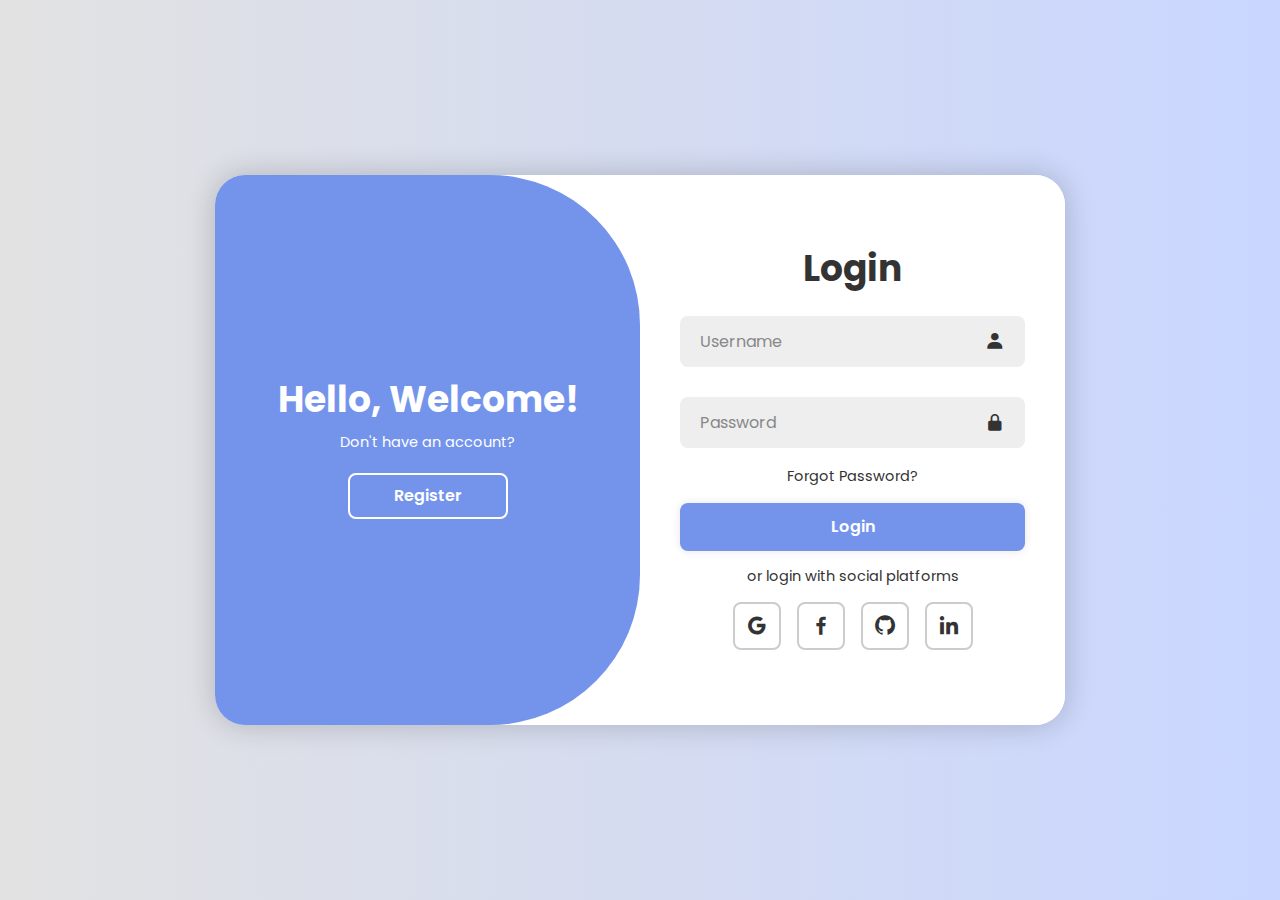
<file: login.html>
<!DOCTYPE html>
<html lang="en">
<head>
    <meta charset="UTF-8">
    <meta name="viewport" content="width=device-width, initial-scale=1.0">
    <title>Login/Signup Form</title>
    <link rel="stylesheet" href="login.css">
    <link href='https://unpkg.com/boxicons@2.1.4/css/boxicons.min.css' rel='stylesheet'>
</head>
<body>
    <div class="container">
        <div class="form-box login">
            <!-- Form posts to login.php (server-side handler) -->
            <form action="login.php" method="post">
                <h1>Login</h1>
                <div class="input-box">
                    <input type="text" name="username" placeholder="Username" required>
                    <i class='bx bxs-user'></i>
                </div>
                <div class="input-box">
                    <input type="password" name="password" placeholder="Password" required>
                    <i class='bx bxs-lock-alt' ></i>
                </div>
                <div class="forgot-link">
                    <a href="#">Forgot Password?</a>
                </div>
                <button type="submit" class="btn">Login</button>
                <p>or login with social platforms</p>
                <div class="social-icons">
                    <a href="#"><i class='bx bxl-google' ></i></a>
                    <a href="#"><i class='bx bxl-facebook' ></i></a>
                    <a href="#"><i class='bx bxl-github' ></i></a>
                    <a href="#"><i class='bx bxl-linkedin' ></i></a>
                </div>
            </form>
        </div>

        <div class="form-box register">
            <form action="#">
                <h1>Registration</h1>
                <div class="input-box">
                    <input type="text" placeholder="Username" required>
                    <i class='bx bxs-user'></i>
                </div>
                <div class="input-box">
                    <input type="email" placeholder="Email" required>
                    <i class='bx bxs-envelope' ></i>
                </div>
                <div class="input-box">
                    <input type="password" placeholder="Password" required>
                    <i class='bx bxs-lock-alt' ></i>
                </div>
                <button type="submit" class="btn">Register</button>
                <p>or register with social platforms</p>
                <div class="social-icons">
                    <a href="#"><i class='bx bxl-google' ></i></a>
                    <a href="#"><i class='bx bxl-facebook' ></i></a>
                    <a href="#"><i class='bx bxl-github' ></i></a>
                    <a href="#"><i class='bx bxl-linkedin' ></i></a>
                </div>
            </form>
        </div>

        <div class="toggle-box">
            <div class="toggle-panel toggle-left">
                <h1>Hello, Welcome!</h1>
                <p>Don't have an account?</p>
                <button class="btn register-btn">Register</button>
            </div>

            <div class="toggle-panel toggle-right">
                <h1>Welcome Back!</h1>
                <p>Already have an account?</p>
                <button class="btn login-btn">Login</button>
            </div>
        </div>
    </div>

    <script src="login.js"></script>
</body>
</html>
</file>
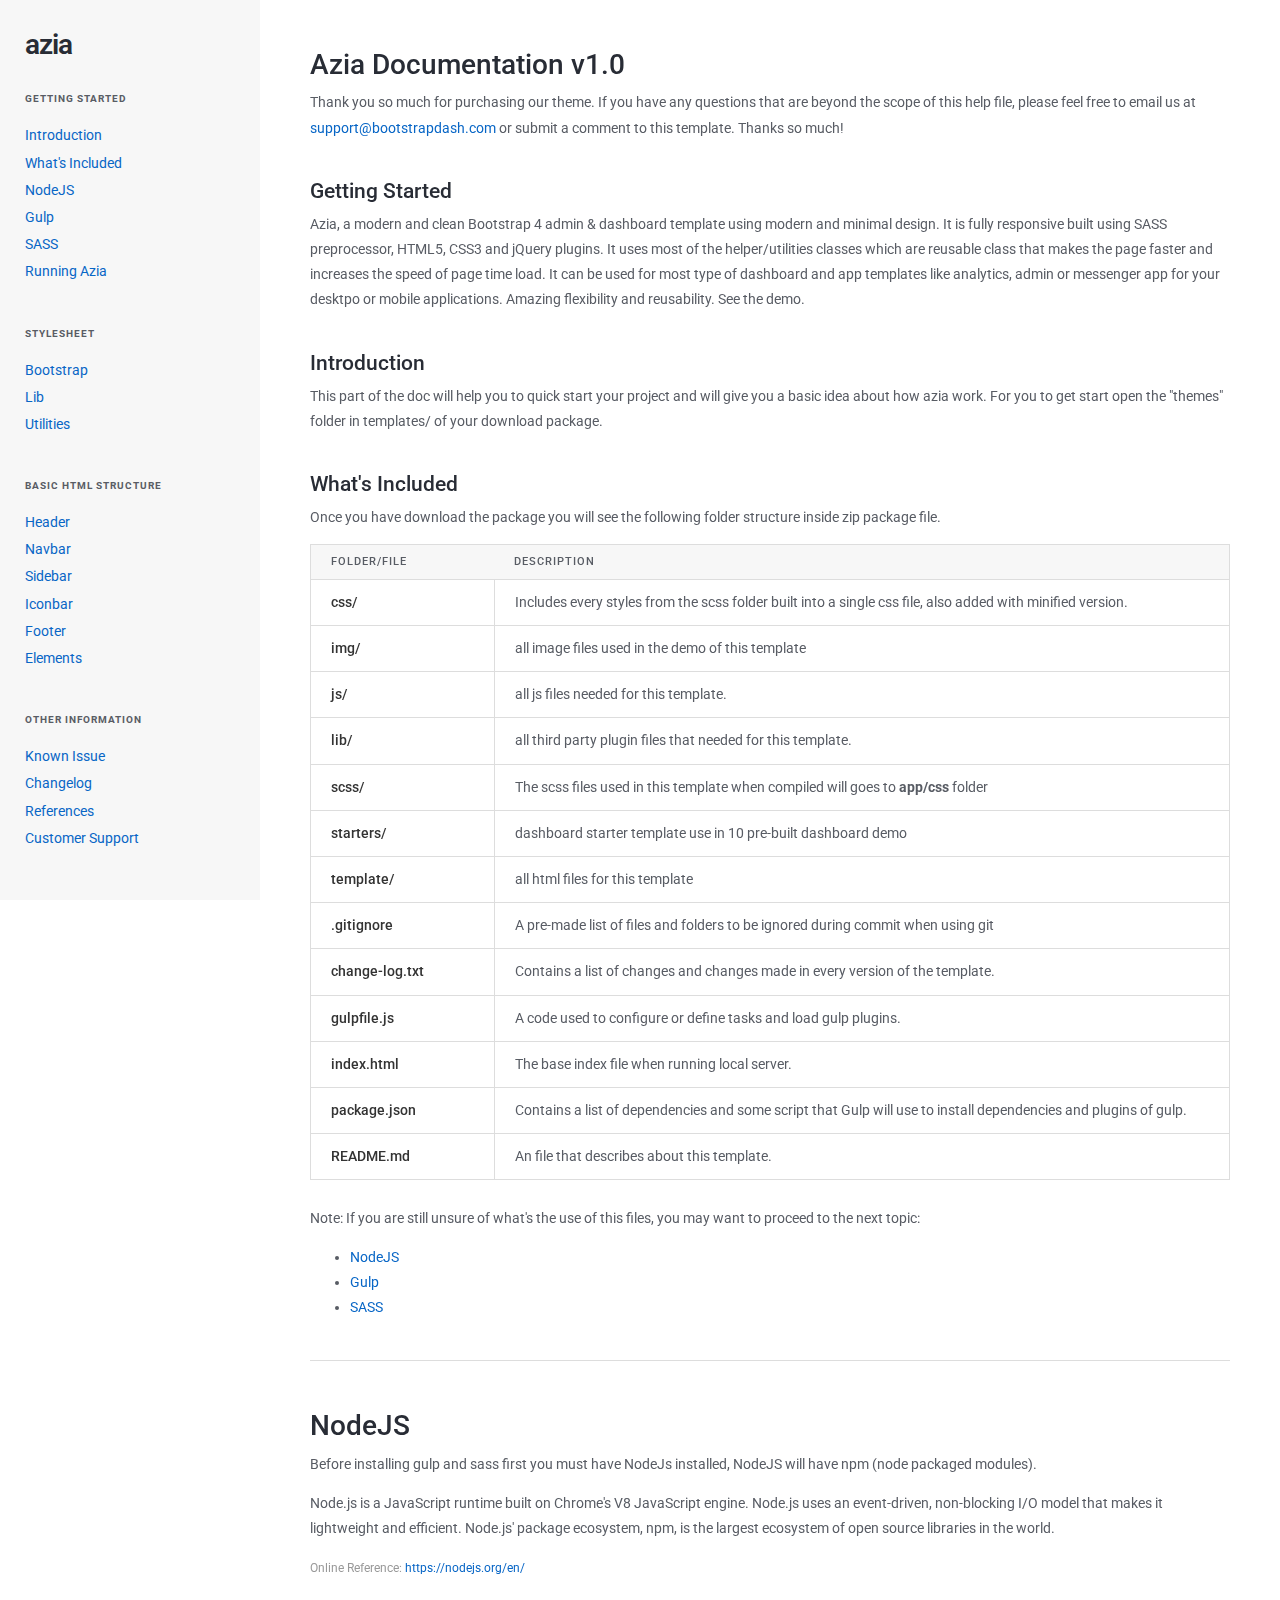
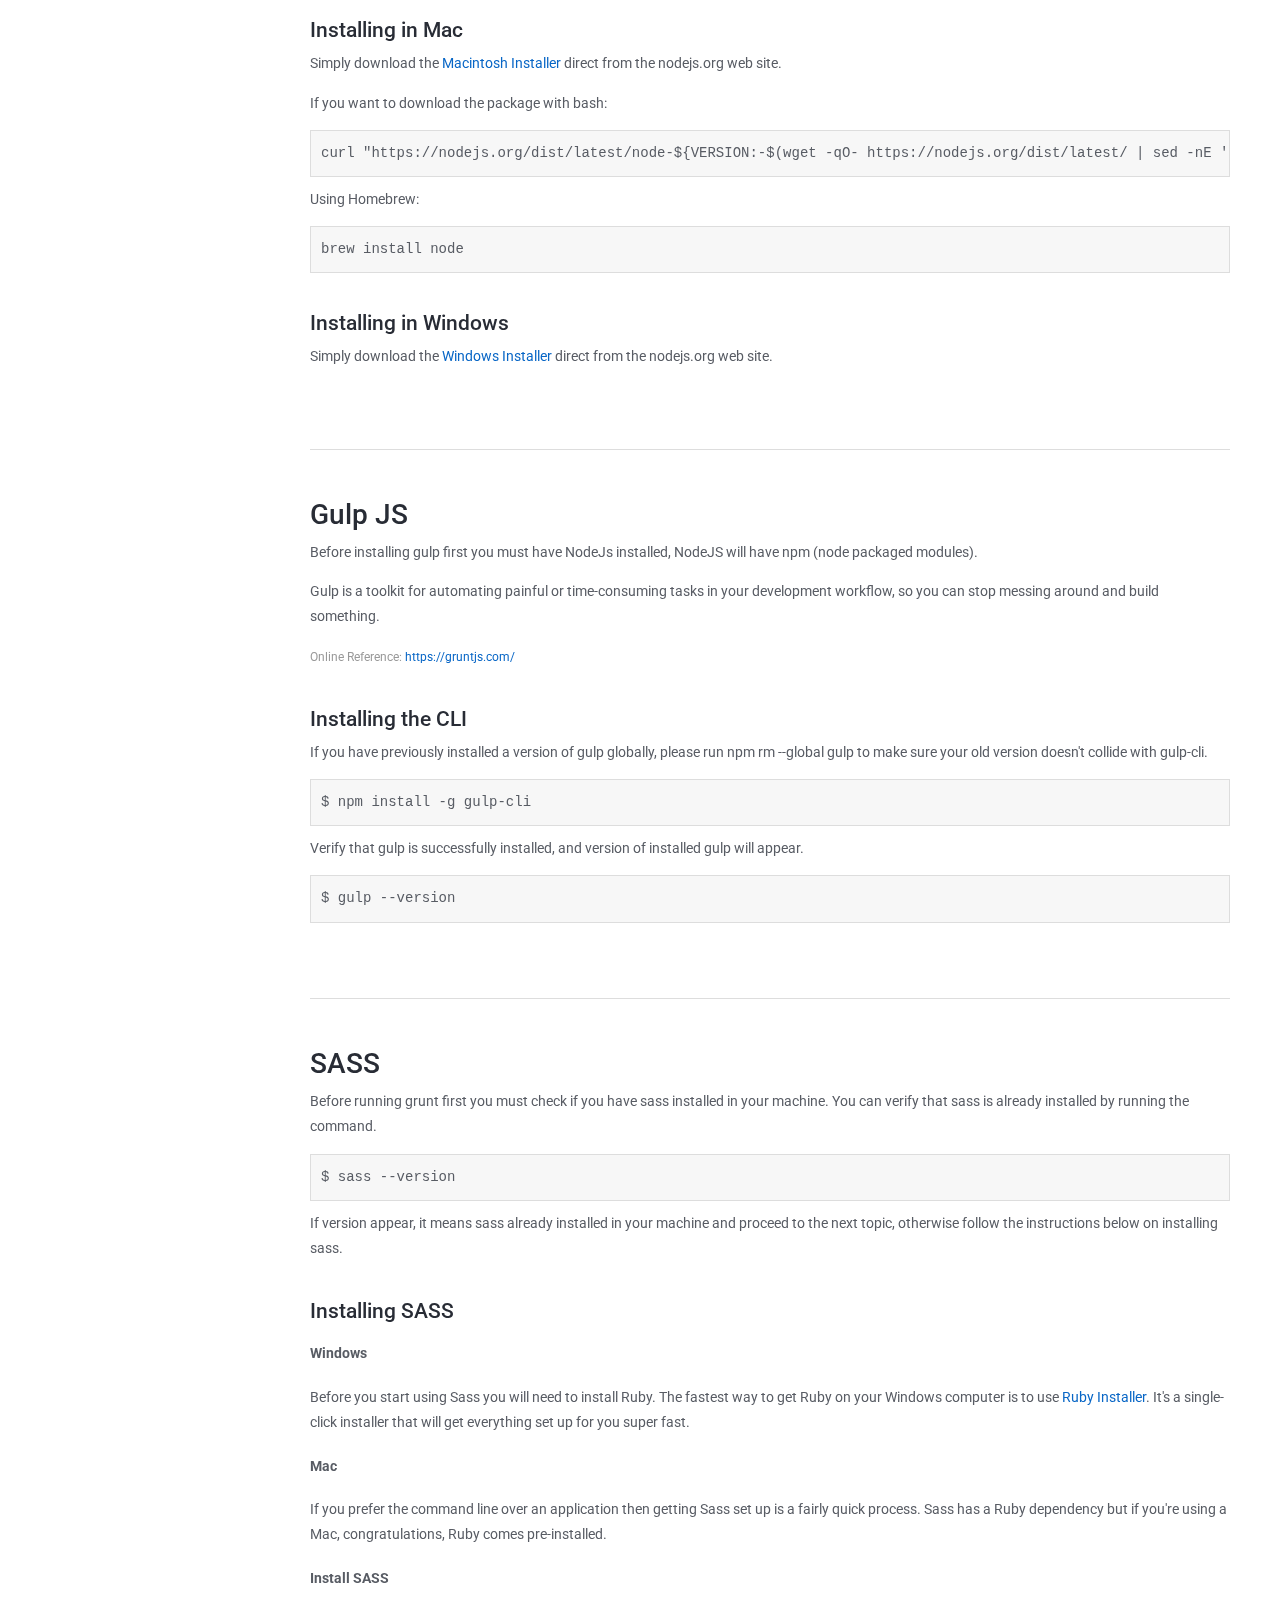
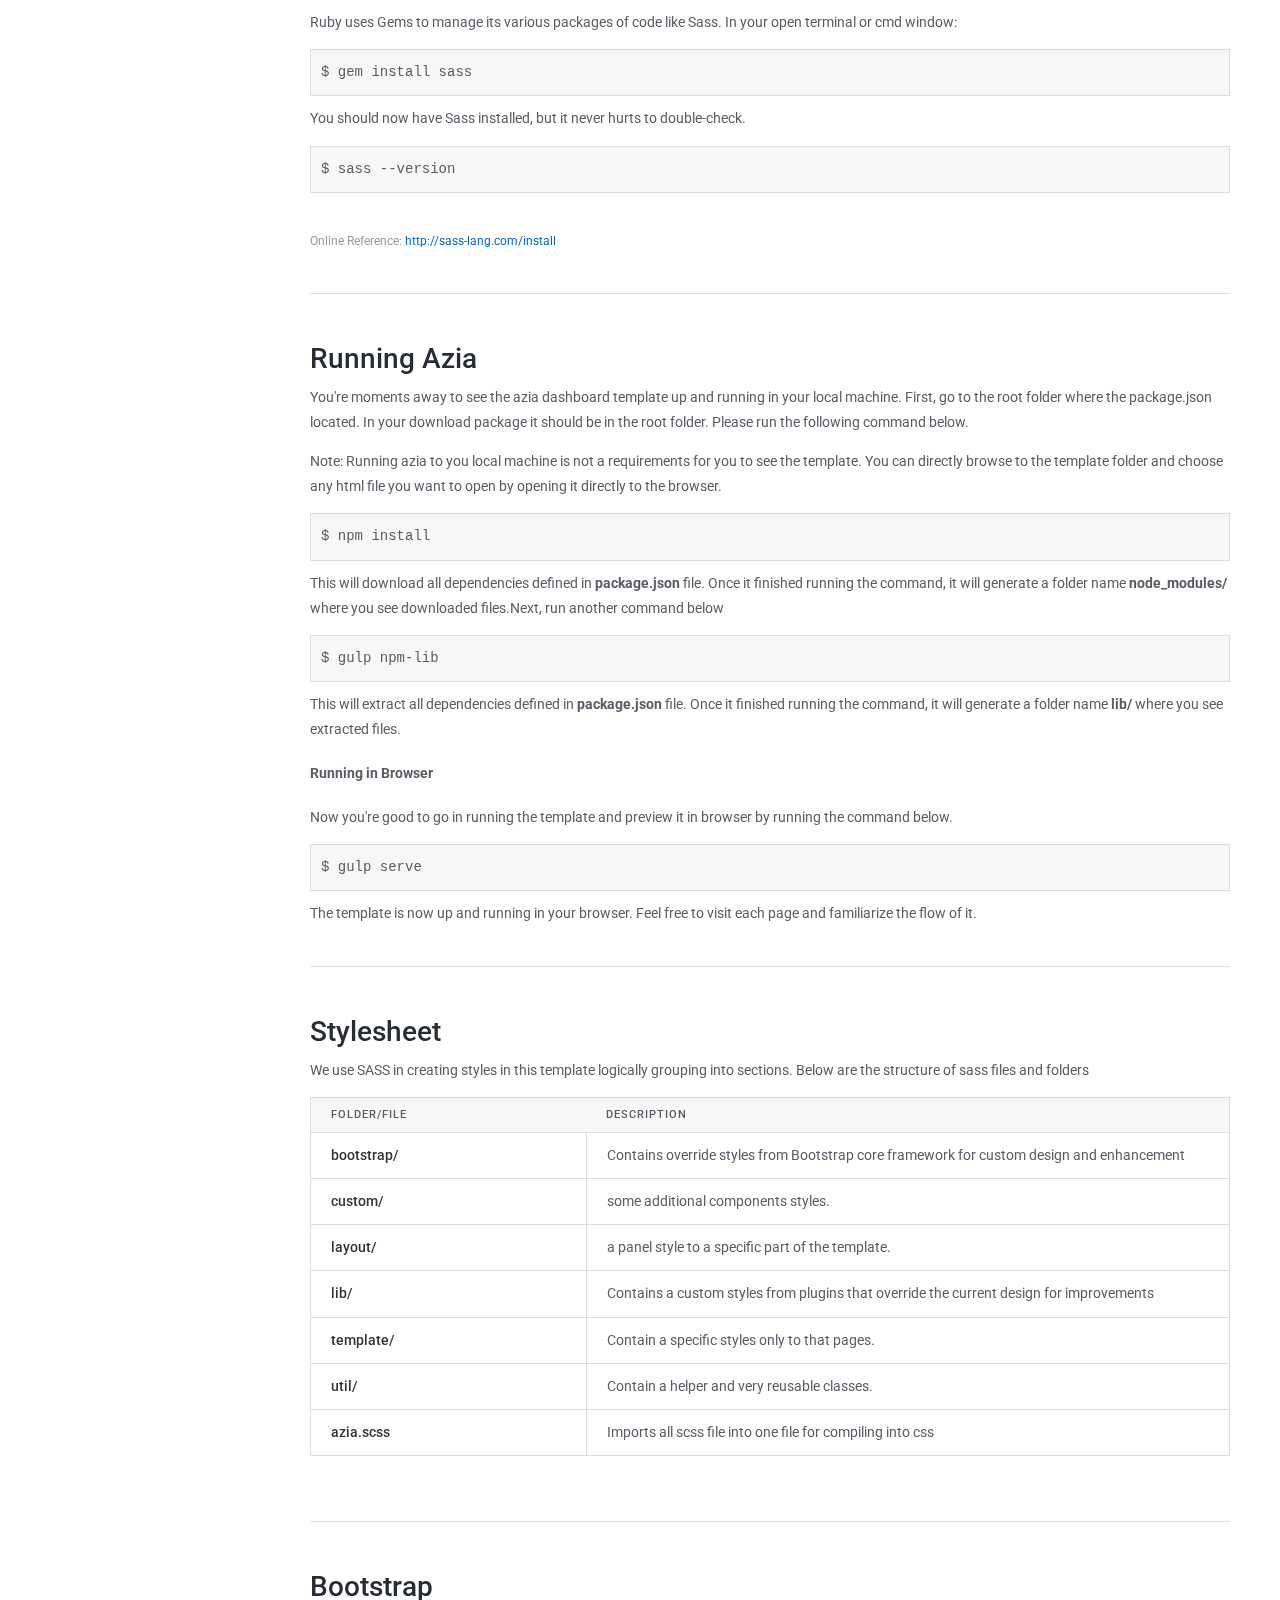
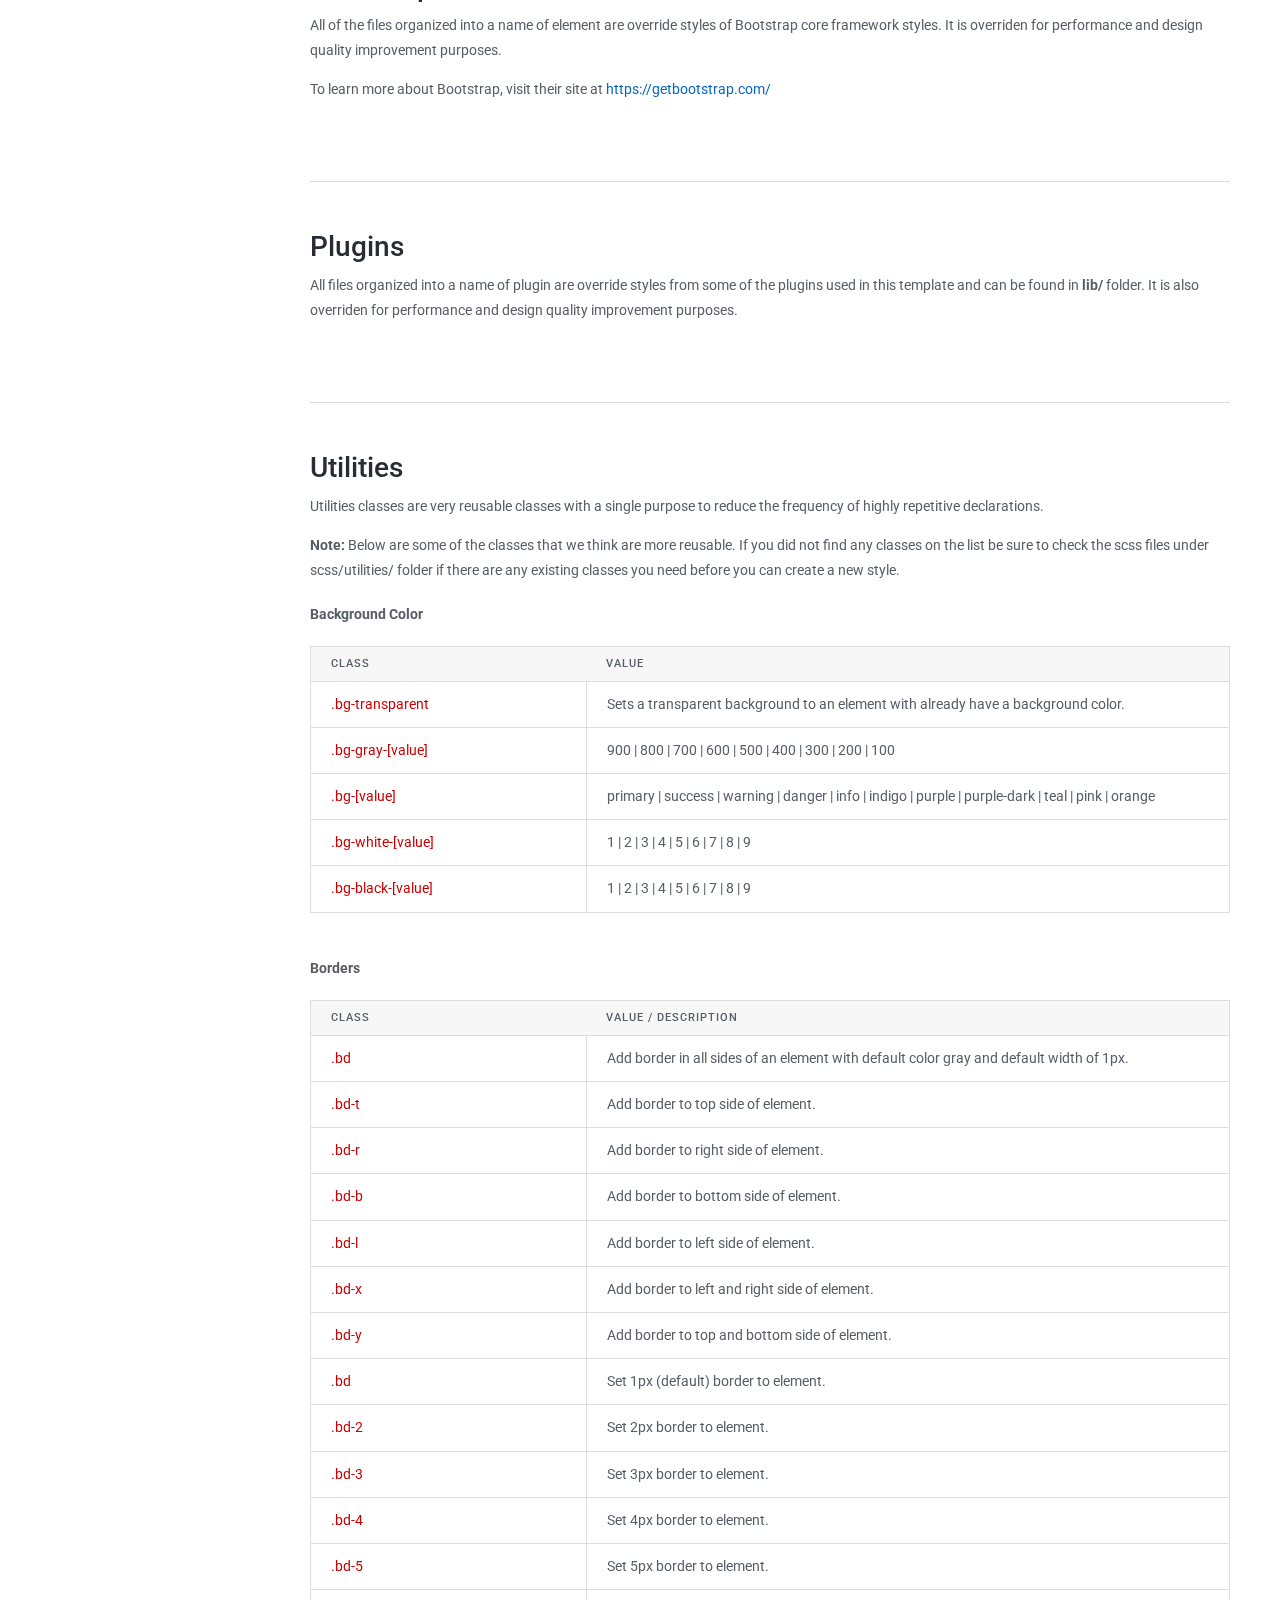
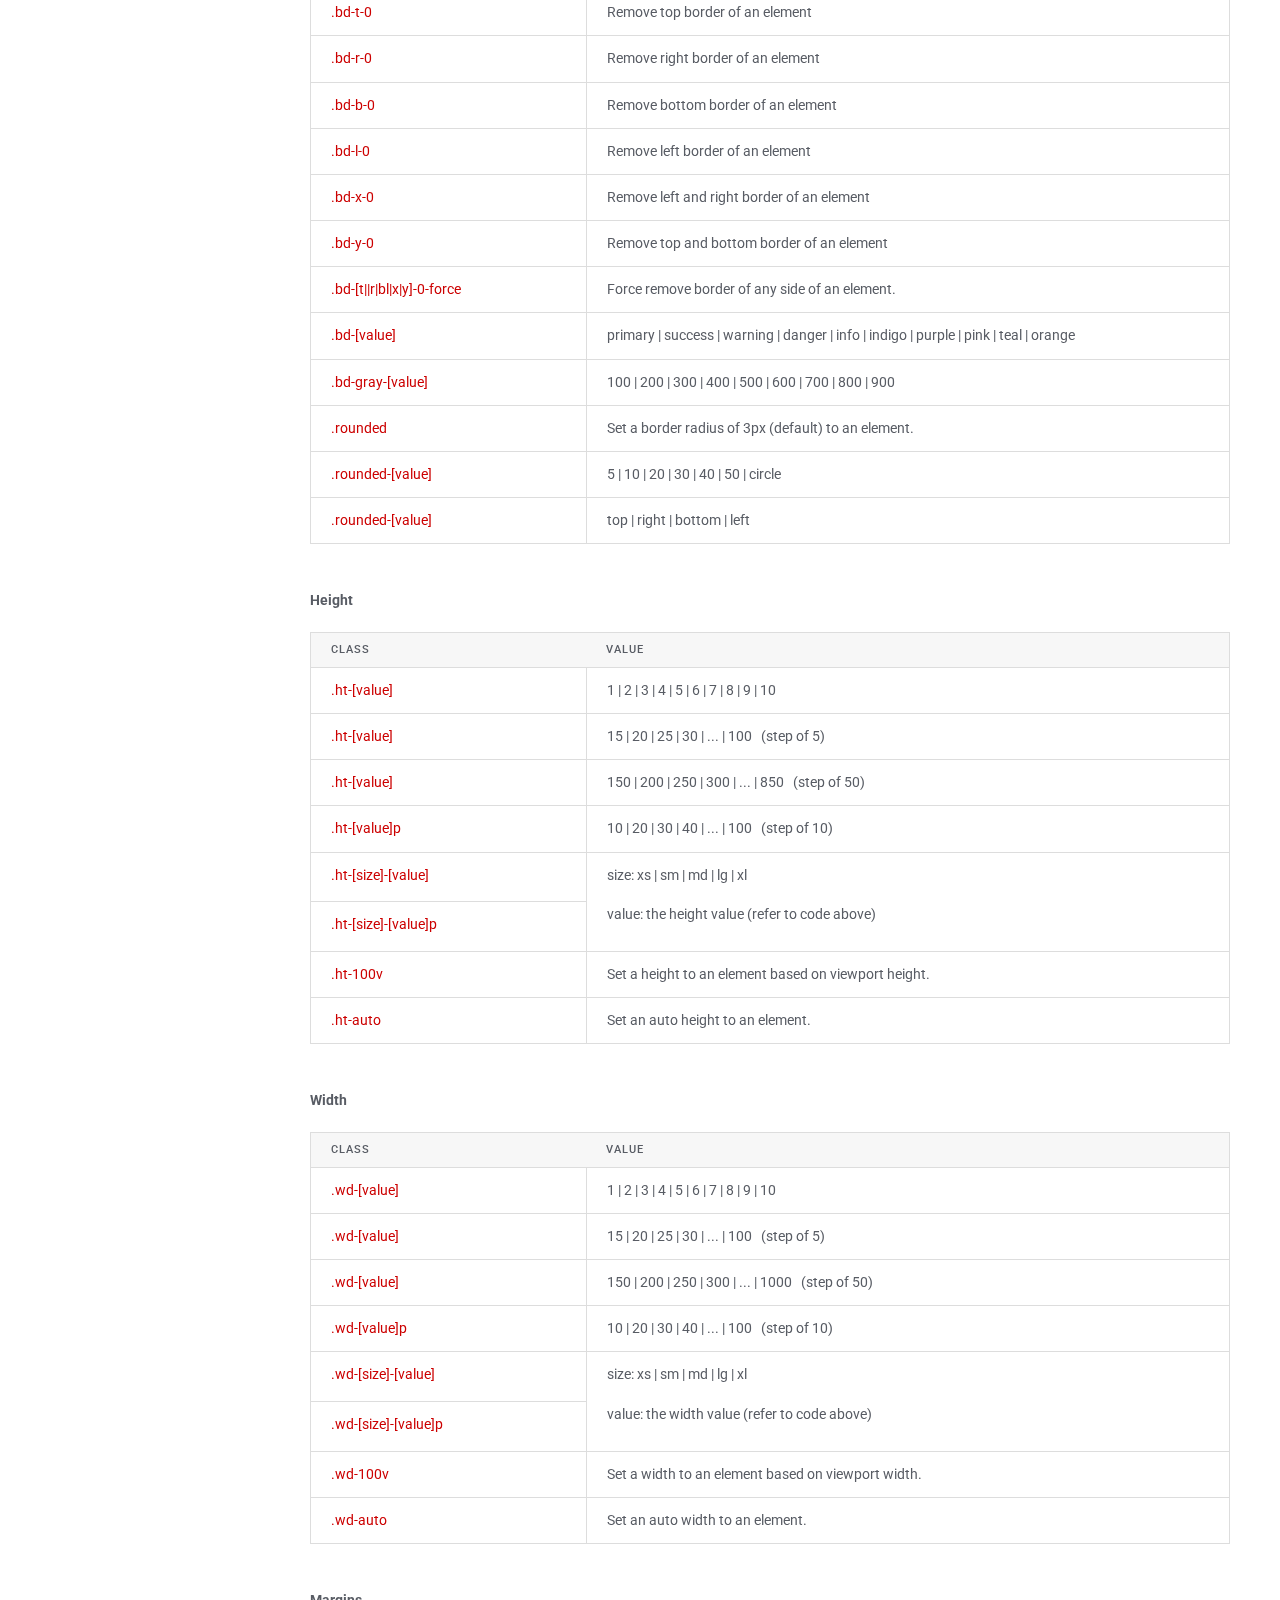
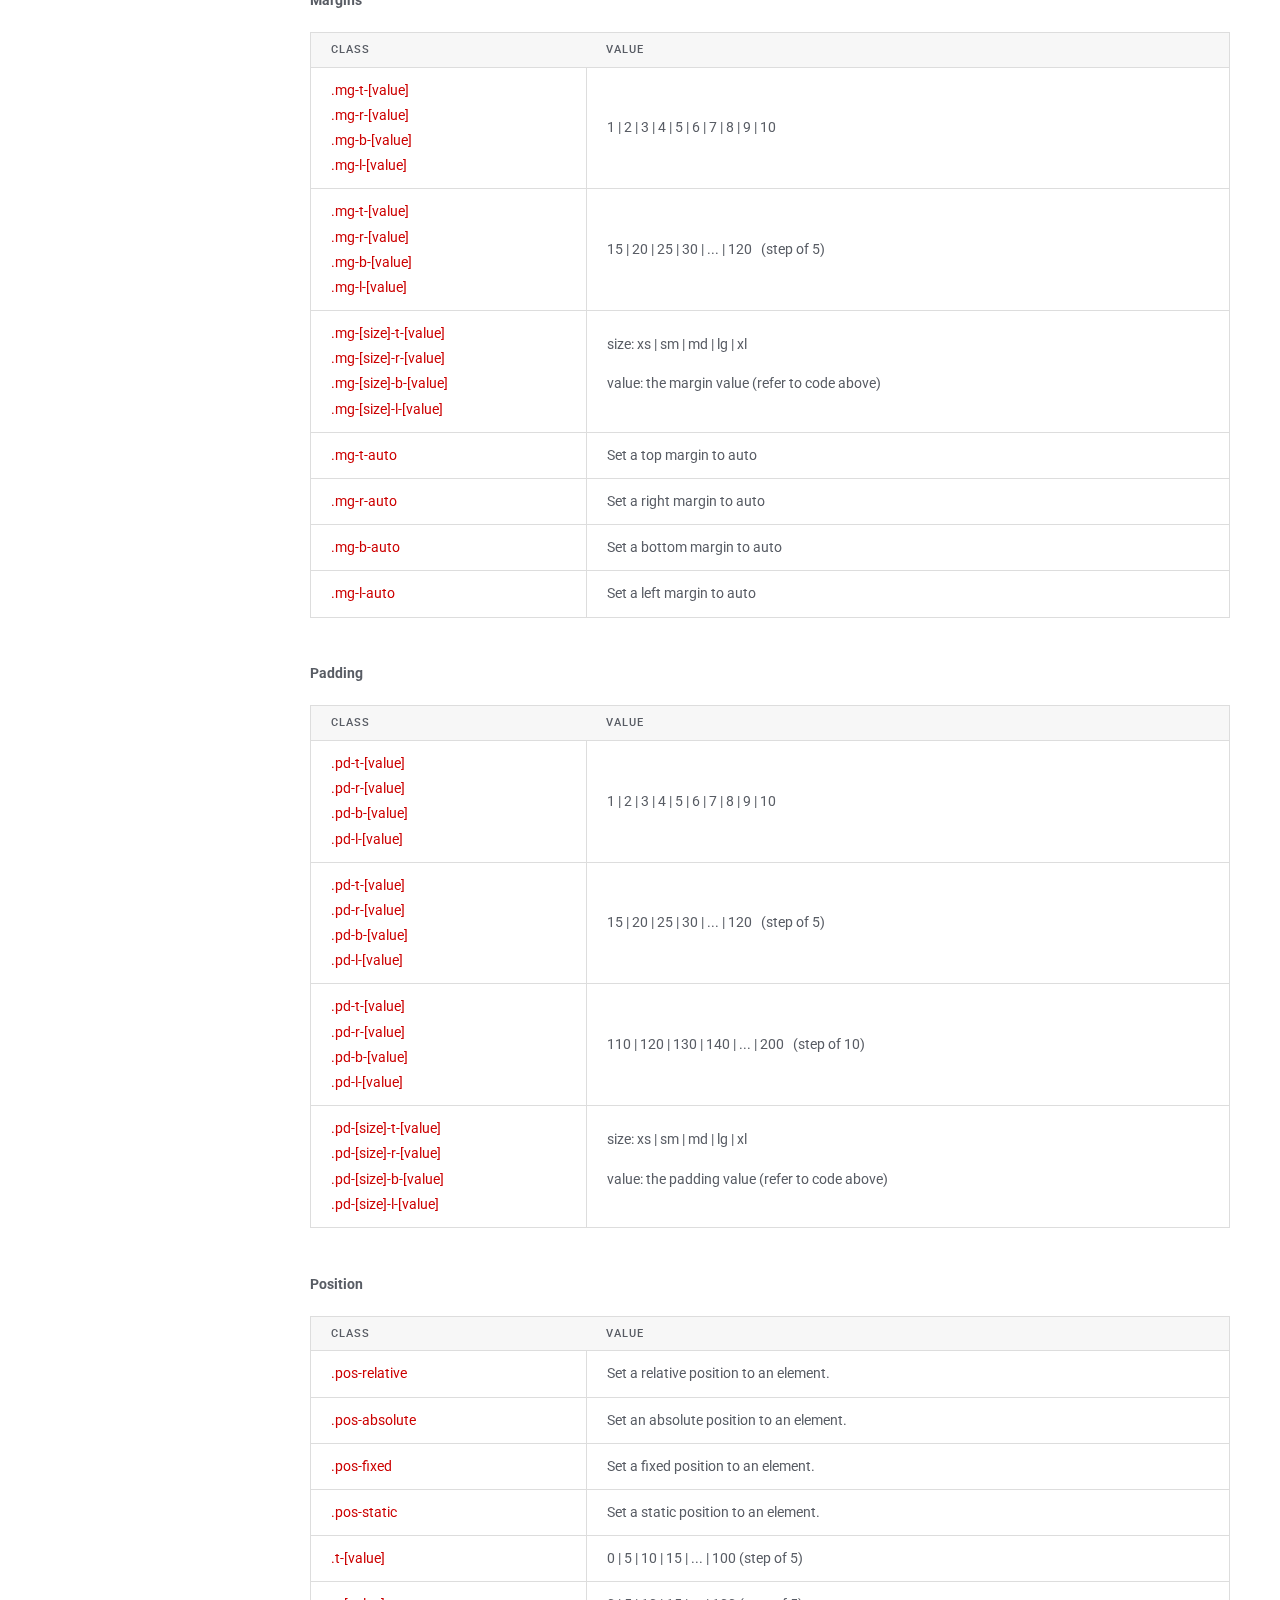
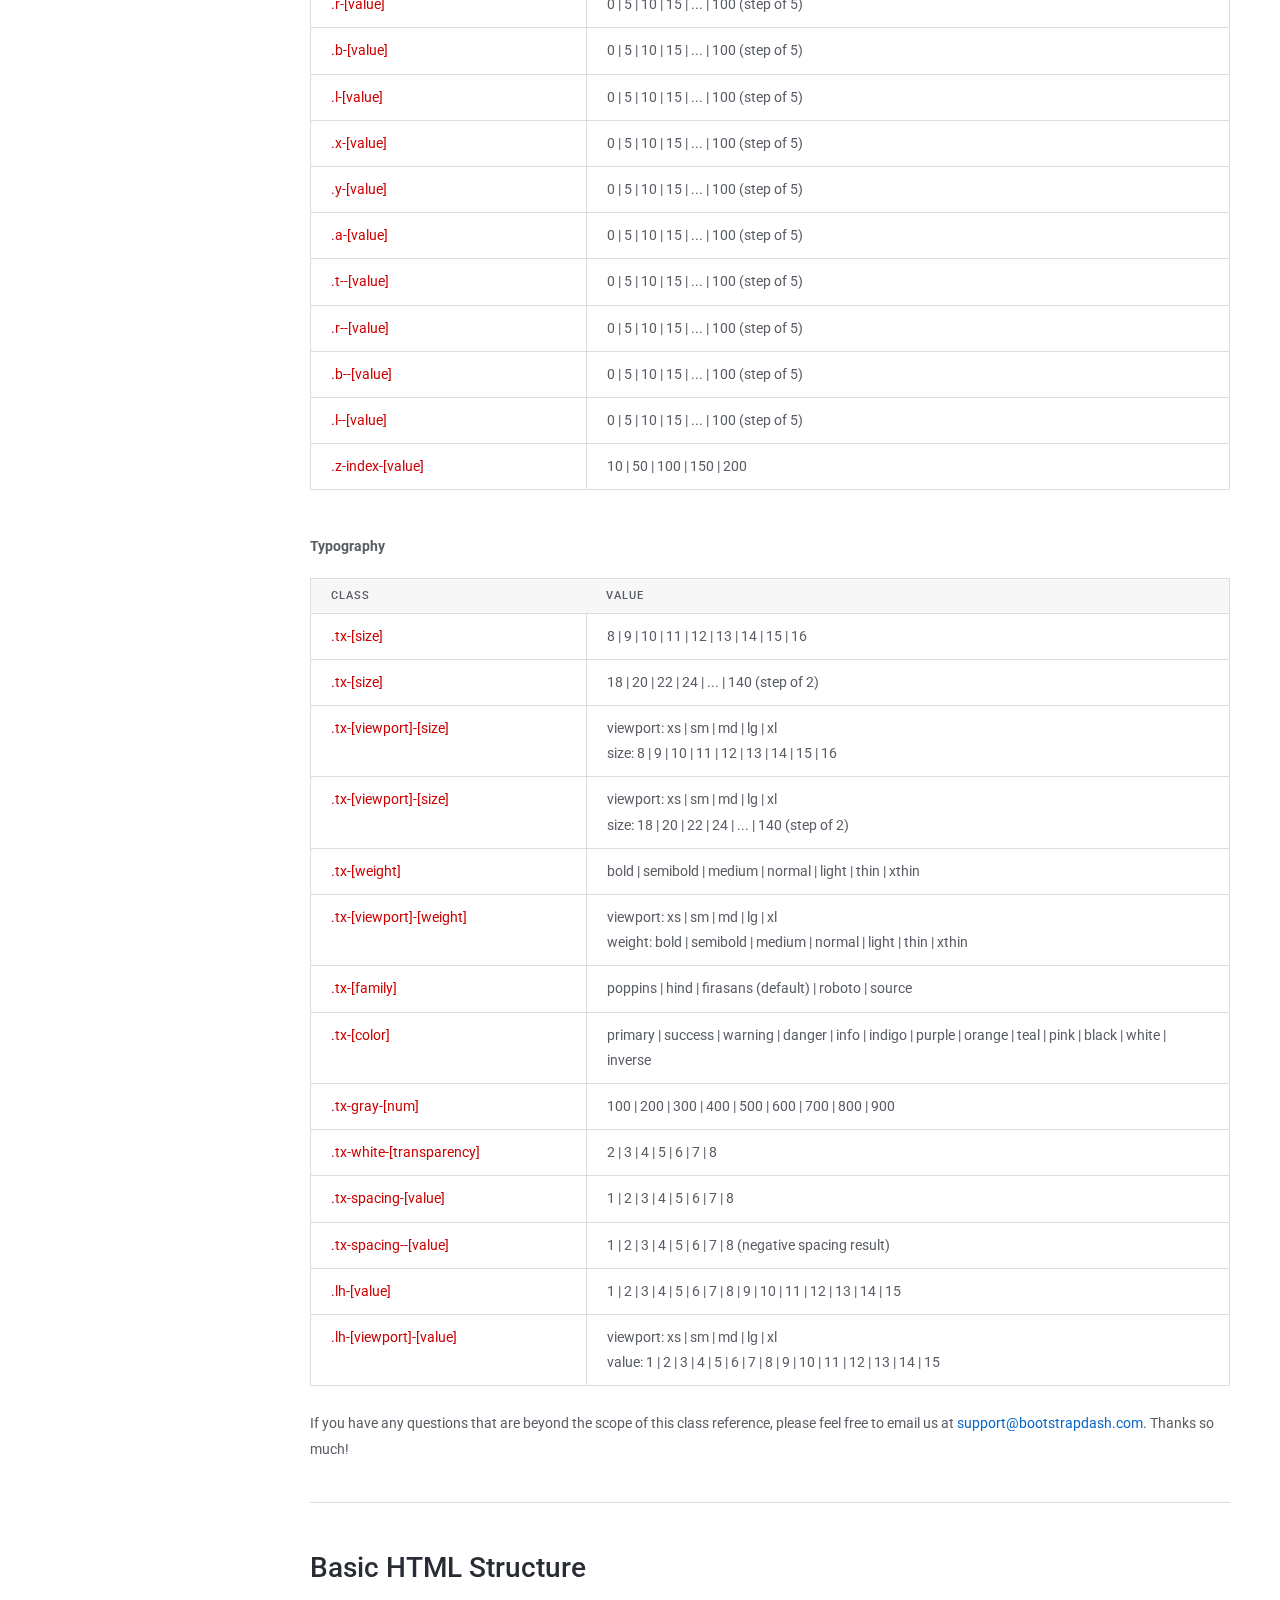
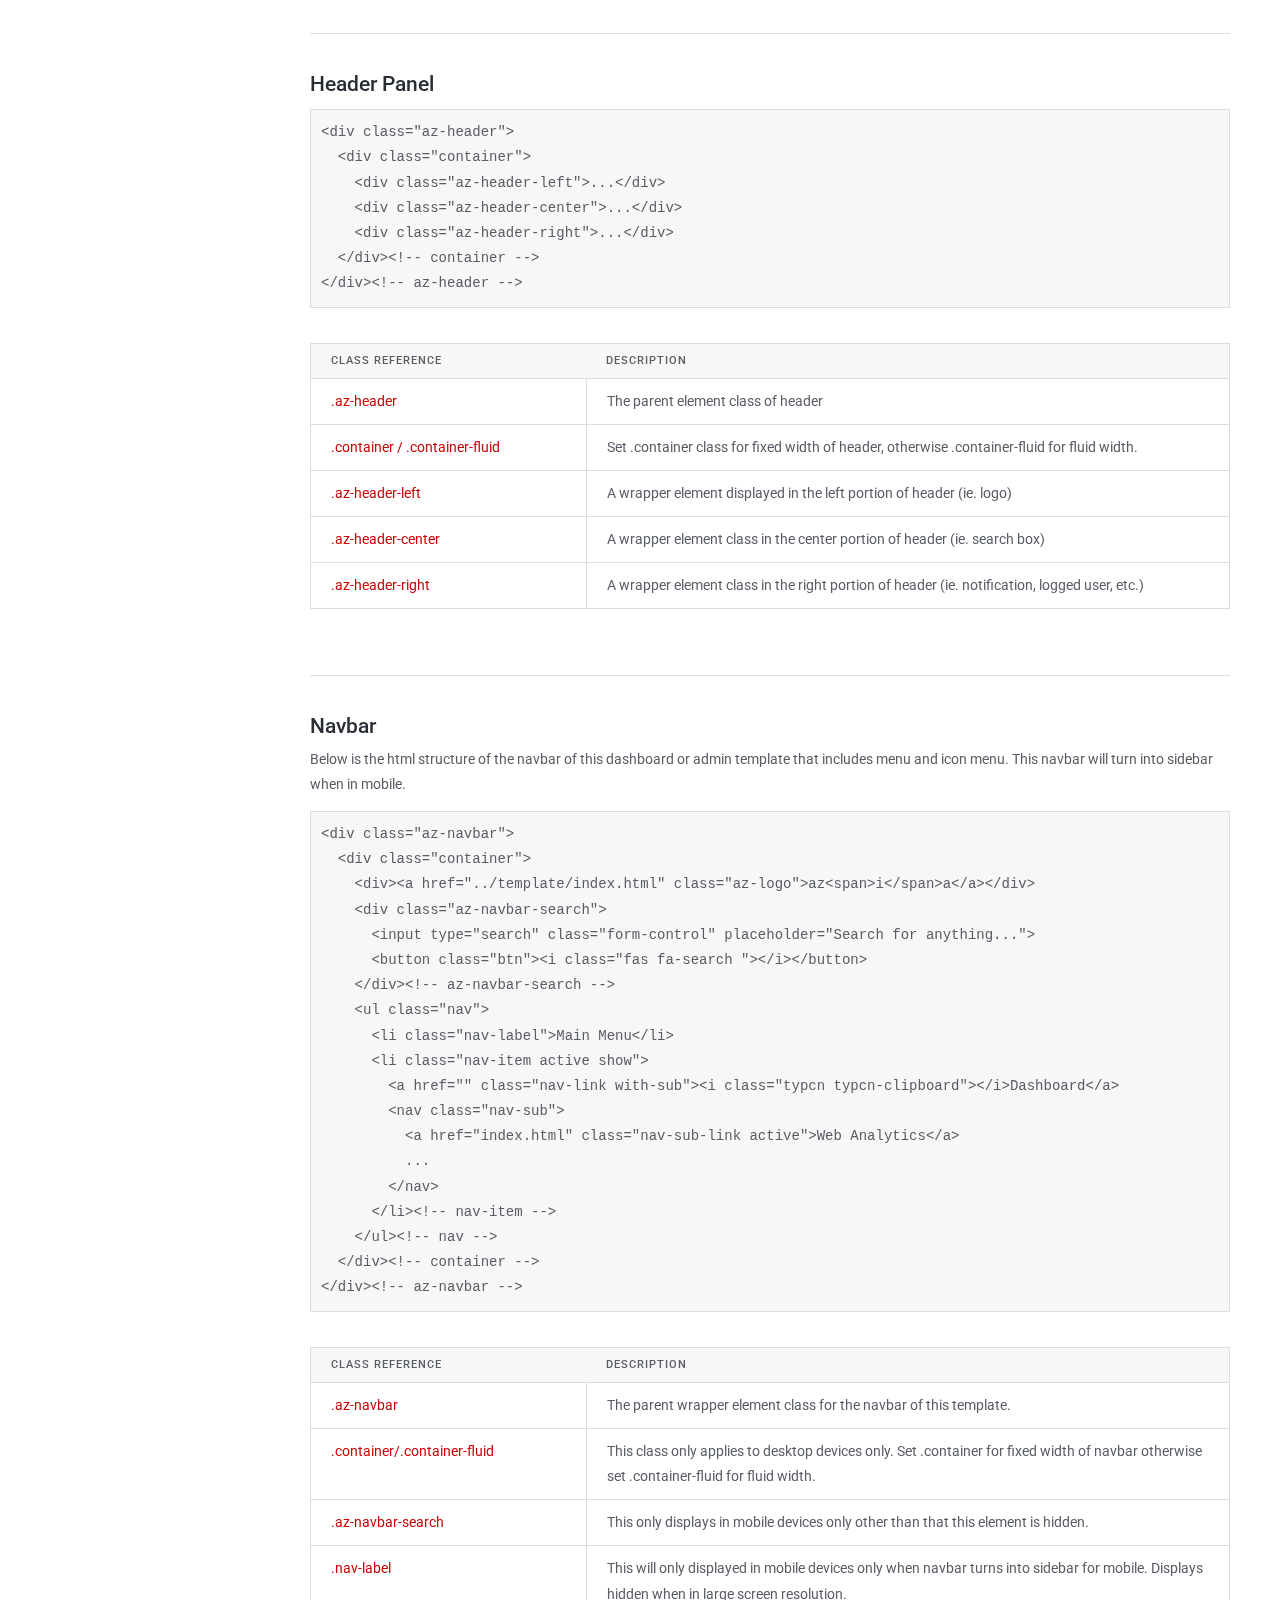
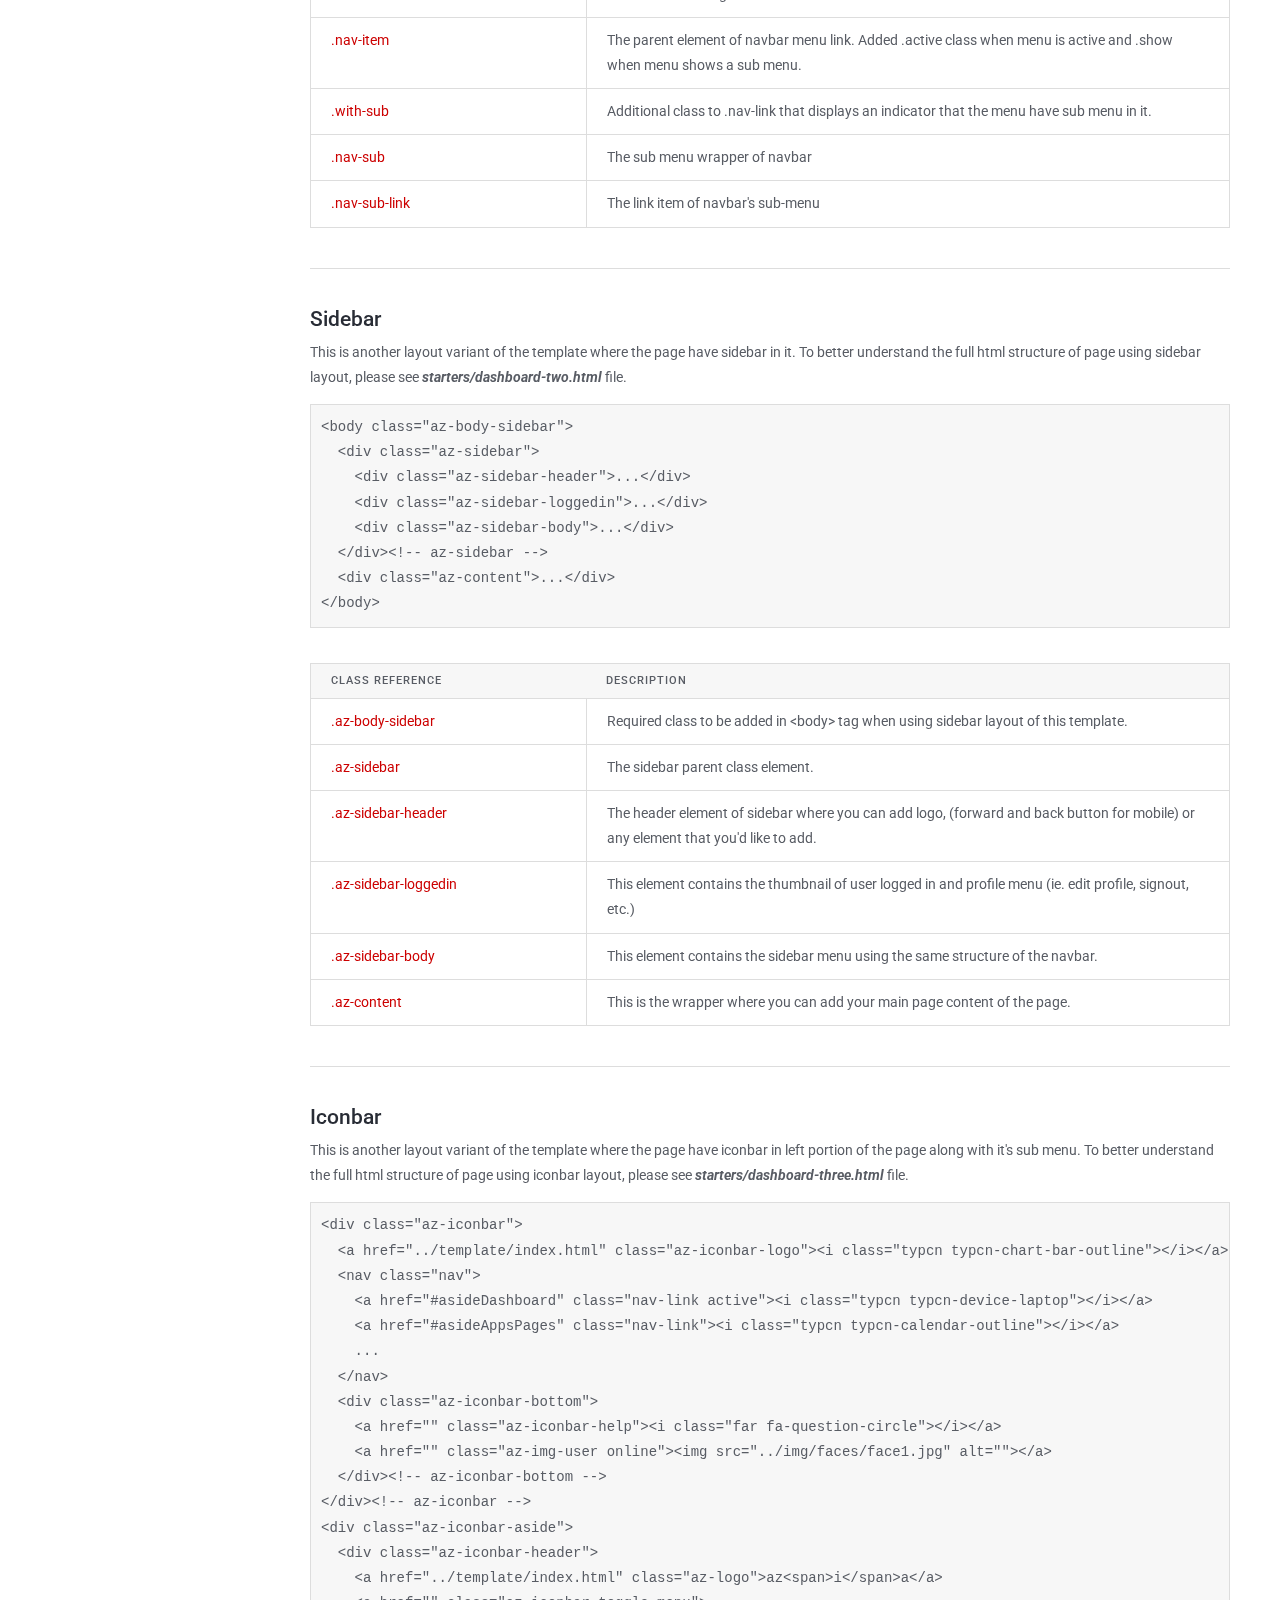
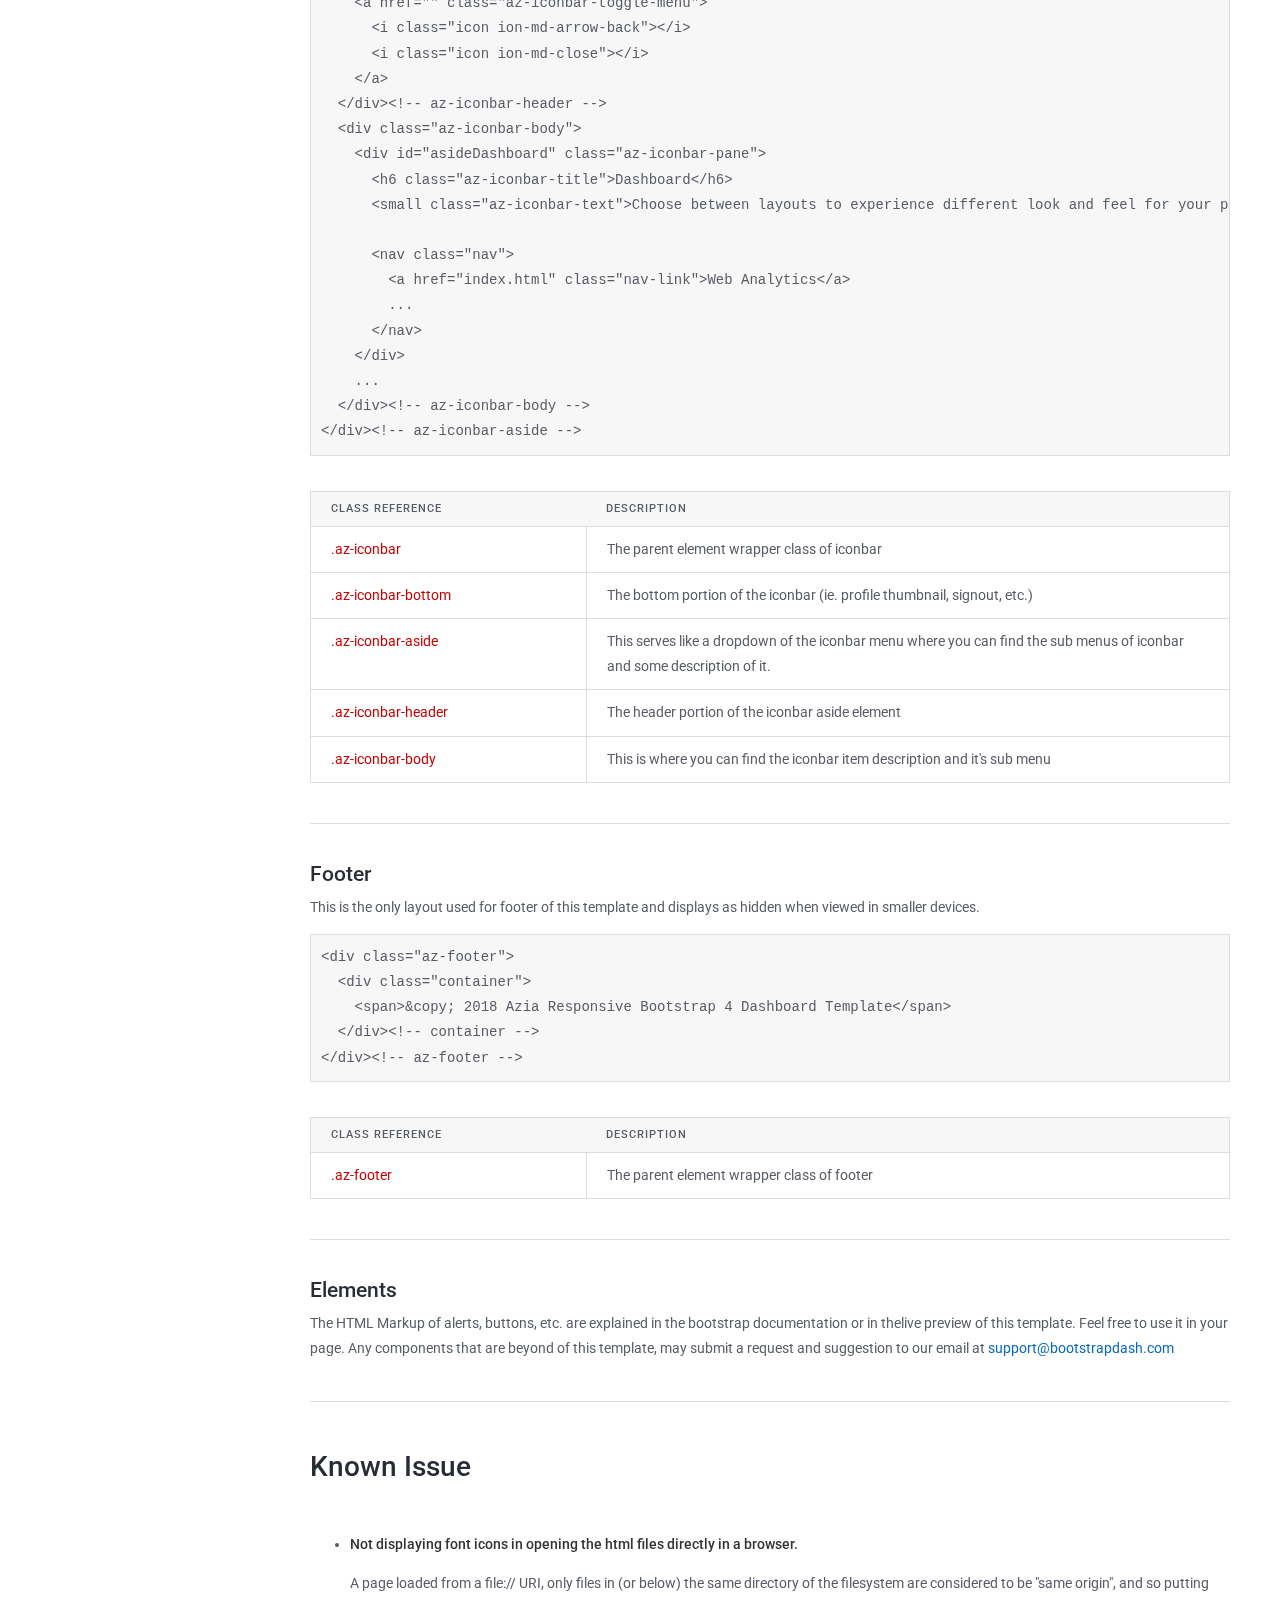
<file: docs/documentation.html>
<!DOCTYPE html>
<html lang="en">
  <head>
    <meta charset="utf-8">
    <meta name="viewport" content="width=device-width, initial-scale=1, shrink-to-fit=no">
    <meta name="description" content="">
    <meta name="author" content="">
    <title>Azia Documentation v1.0</title>
    <link href="documentation.css" rel="stylesheet">

  </head>

  <body>
    <div class="left-panel">
      <h4 class="logo">azia</h4>
      <h6 class="title-label">Getting Started</h6>
      <ul class="left-menu">
        <li><a href="#introduction">Introduction</a></li>
        <li><a href="#whatsincluded">What's Included</a></li>
        <li><a href="#nodejs">NodeJS</a></li>
        <li><a href="#gulp">Gulp</a></li>
        <li><a href="#sass">SASS</a></li>
        <li><a href="#running">Running Azia</a></li>
      </ul>

      <h6 class="title-label mg-t-40">Stylesheet</h6>
      <ul class="left-menu">
        <li><a href="#bootstrap">Bootstrap</a></li>
        <li><a href="#plugins">Lib</a></li>
        <li><a href="#utilities">Utilities</a></li>
      </ul>

      <h6 class="title-label mg-t-40">Basic HTML Structure</h6>
      <ul class="left-menu">
        <li><a href="#header">Header</a></li>
        <li><a href="#navbar">Navbar</a></li>
        <li><a href="#sidebar">Sidebar</a></li>
        <li><a href="#iconbar">Iconbar</a></li>
        <li><a href="#footer">Footer</a></li>
        <li><a href="#components">Elements</a></li>
      </ul>

      <h6 class="title-label mg-t-40">Other Information</h6>
      <ul class="left-menu">
        <li><a href="#knownissue">Known Issue</a></li>
        <li><a href="#changelog">Changelog</a></li>
        <li><a href="#references">References</a></li>
        <li><a href="#support">Customer Support</a></li>
      </ul>

      <br><br>
    </div><!-- left-panel -->


    <div class="main-wrapper">
      <div class="main-panel">

        <h1 id="introduction" class="section-title">Azia Documentation v1.0</h1>
        <p>Thank you so much for purchasing our theme. If you have any questions that are beyond the scope of this help file, please feel free to email us at <a href="mailto:support@bootstrapdash.com">support@bootstrapdash.com</a> or submit a comment to this template. Thanks so much!</p>

        <h2 class="section-subtitle">Getting Started</h2>

        <p>Azia, a modern and clean Bootstrap 4 admin &amp; dashboard template using modern and minimal design. It is fully responsive built using SASS preprocessor, HTML5, CSS3 and jQuery plugins. It uses most of the helper/utilities classes which are reusable class that makes the page faster and increases the speed of page time load. It can be used for most type of dashboard and app templates like analytics, admin or messenger app for your desktpo or mobile applications. Amazing flexibility and reusability. See the demo.</p>

        <h2 class="section-subtitle">Introduction</h2>
        <p>This part of the doc will help you to quick start your project and will give you a basic idea about how azia work. For you to get start open the "themes" folder in templates/ of your download package.</p>

        <h2 id="whatsincluded" class="section-subtitle">What's Included</h2>
        <p>Once you have download the package you will see the following folder structure inside zip package file.</p>
        <table class="table">
          <thead>
            <tr>
              <th class="wd-20p">Folder/File</th>
              <th class="wd-80p">Description</th>
            </tr>
          </thead>
          <tbody>
            <tr>
              <td>css/</td>
              <td>Includes every styles from the scss folder built into a single css file, also added with minified version.</td>
            </tr>
            <tr>
              <td>img/</td>
              <td>all image files used in the demo of this template</td>
            </tr>
            <tr>
              <td>js/</td>
              <td>all js files needed for this template.</td>
            </tr>
            <tr>
              <td>lib/</td>
              <td>all third party plugin files that needed for this template.</td>
            </tr>
            <tr>
              <td>scss/</td>
              <td>The scss files used in this template when compiled will goes to <strong>app/css</strong> folder</td>
            </tr>
            <tr>
              <td>starters/</td>
              <td>dashboard starter template use in 10 pre-built dashboard demo</td>
            </tr>
            <tr>
              <td>template/</td>
              <td>all html files for this template</td>
            </tr>
            <tr>
              <td>.gitignore</td>
              <td>A pre-made list of files and folders to be ignored during commit when using git</td>
            </tr>
            <tr>
              <td>change-log.txt</td>
              <td>Contains a list of changes and changes made in every version of the template.</td>
            </tr>
            <tr>
              <td>gulpfile.js</td>
              <td>A code used to configure or define tasks and load gulp plugins.</td>
            </tr>
            <tr>
              <td>index.html</td>
              <td>The base index file when running local server.</td>
            </tr>
            <tr>
              <td>package.json</td>
              <td>Contains a list of dependencies and some script that Gulp will use to install dependencies and plugins of gulp.</td>
            </tr>
            <tr>
              <td>README.md</td>
              <td>An file that describes about this template.</td>
            </tr>
          </tbody>
        </table>
        <br>

        <p>Note: If you are still unsure of what's the use of this files, you may want to proceed to the next topic:</p>
        <ul>
          <li><a href="#nodejs">NodeJS</a></li>
          <li><a href="#gulp">Gulp</a></li>
          <li><a href="#sass">SASS</a></li>
        </ul>

        <hr id="nodejs">

        <h1 class="section-title">NodeJS</h1>
        <p>Before installing gulp and sass first you must have NodeJs installed, NodeJS will have npm (node packaged modules). </p>

        <p>Node.js is a JavaScript runtime built on Chrome's V8 JavaScript engine. Node.js uses an event-driven, non-blocking I/O model that makes it lightweight and efficient. Node.js' package ecosystem, npm, is the largest ecosystem of open source libraries in the world.</p>

        <small class="tx-muted">Online Reference: <a href="https://nodejs.org/en/" target="_blank">https://nodejs.org/en/</a></small>

        <h2 class="section-subtitle">Installing in Mac</h2>
        <p>Simply download the <a href="https://nodejs.org/en/#download">Macintosh Installer</a> direct from the nodejs.org web site.</p>
        <p>If you want to download the package with bash:</p>
        <div class="pre-wrapper"><pre>curl "https://nodejs.org/dist/latest/node-${VERSION:-$(wget -qO- https://nodejs.org/dist/latest/ | sed -nE 's|.*>node-(.*)\.pkg</a>.*|\1|p')}.pkg" > "$HOME/Downloads/node-latest.pkg" && sudo installer -store -pkg "$HOME/Downloads/node-latest.pkg" -target "/"</pre></div>

        <p>Using Homebrew:</p>
        <div class="pre-wrapper">
          <pre>brew install node</pre>
        </div>

        <h2 class="section-subtitle">Installing in Windows</h2>
        <p>Simply download the <a href="https://nodejs.org/en/#download">Windows Installer</a> direct from the nodejs.org web site.</p>
        <br>

        <hr id="gulp">

        <h1 class="section-title">Gulp JS</h1>
        <p>Before installing gulp first you must have NodeJs installed, NodeJS will have npm (node packaged modules). </p>

        <p>Gulp is a toolkit for automating painful or time-consuming tasks in your development workflow, so you can stop messing around and build something.</p>

        <small class="tx-muted">Online Reference: <a href="https://gruntjs.com/" target="_blank">https://gruntjs.com/</a></small>

        <h2 class="section-subtitle">Installing the CLI</h2>
        <p>If you have previously installed a version of gulp globally, please run npm rm --global gulp to make sure your old version doesn't collide with gulp-cli.</p>
        <div class="pre-wrapper">
          <pre>$ npm install -g gulp-cli</pre>
        </div><!-- pre-wrapper -->

        <p>Verify that gulp is successfully installed, and version of installed gulp will appear.</p>
        <div class="pre-wrapper">
          <pre>$ gulp --version</pre>
        </div><!-- pre-wrapper -->
        <br>

        <hr id="sass">

        <h1 class="section-title">SASS</h1>
        <p>Before running grunt first you must check if you have sass installed in your machine. You can verify that sass is already installed by running the command.</p>
        <div class="pre-wrapper">
          <pre>$ sass --version</pre>
        </div><!-- pre-wrapper -->
        <p>If version appear, it means sass already installed in your machine and proceed to the next topic, otherwise follow the instructions below on installing sass.</p>

        <h2 class="section-subtitle">Installing SASS</h2>

        <h4>Windows</h4>
        <p>Before you start using Sass you will need to install Ruby. The fastest way to get Ruby on your Windows computer is to use <a href="http://rubyinstaller.org/">Ruby Installer</a>. It's a single-click installer that will get everything set up for you super fast. </p>

        <h4>Mac</h4>
        <p>If you prefer the command line over an application then getting Sass set up is a fairly quick process. Sass has a Ruby dependency but if you're using a Mac, congratulations, Ruby comes pre-installed. </p>

        <h4>Install SASS</h4>
        <p>Ruby uses Gems to manage its various packages of code like Sass. In your open terminal or cmd window: </p>
        <div class="pre-wrapper">
          <pre>$ gem install sass</pre>
        </div><!-- pre-wrapper -->
        <p>You should now have Sass installed, but it never hurts to double-check.</p>
        <div class="pre-wrapper">
          <pre>$ sass --version</pre>
        </div><!-- pre-wrapper -->

        <br>

        <small class="tx-muted">Online Reference: <a href="http://sass-lang.com/install" target="_blank">http://sass-lang.com/install</a></small>

        <hr id="running">

        <h1 class="section-title">Running Azia</h1>
        <p>You're moments away to see the azia dashboard template up and running in your local machine. First, go to the root folder where the package.json located. In your download package it should be in the root folder. Please run the following command below.</p>

        <p>Note: Running azia to you local machine is not a requirements for you to see the template. You can directly browse to the template folder and choose any html file you want to open by opening it directly to the browser.</p>

        <div class="pre-wrapper">
          <pre>$ npm install</pre>
        </div><!-- pre-wrapper -->

        <p>This will download all dependencies defined in <strong>package.json</strong> file. Once it finished running the command, it will generate a folder name <strong>node_modules/</strong> where you see downloaded files.Next, run another command below</p>

        <div class="pre-wrapper">
          <pre>$ gulp npm-lib</pre>
        </div><!-- pre-wrapper -->

        <p>This will extract all dependencies defined in <strong>package.json</strong> file. Once it finished running the command, it will generate a folder name <strong>lib/</strong> where you see extracted files.</p>

        <h4>Running in Browser</h4>
        <p>Now you're good to go in running the template and preview it in browser by running the command below.</p>

        <div class="pre-wrapper">
          <pre>$ gulp serve</pre>
        </div><!-- pre-wrapper -->

        <p>The template is now up and running in your browser. Feel free to visit each page and familiarize the flow of it.</p>

        <hr>

        <h1 class="section-title">Stylesheet</h1>
        <p>We use SASS in creating styles in this template logically grouping into sections. Below are the structure of sass files and folders</p>

        <table class="table">
          <thead>
            <tr>
              <th class="wd-30p">Folder/File </th>
              <th class="wd-70p">Description</th>
            </tr>
          </thead>
          <tbody>
            <tr>
              <td>bootstrap/</td>
              <td>Contains override styles from Bootstrap core framework for custom design and enhancement</td>
            </tr>
            <tr>
              <td>custom/</td>
              <td>some additional components styles.</td>
            </tr>
            <tr>
              <td>layout/</td>
              <td>a panel style to a specific part of the template.</td>
            </tr>
            <tr>
              <td>lib/</td>
              <td>Contains a custom styles from plugins that override the current design for improvements</td>
            </tr>
            <tr>
              <td>template/</td>
              <td>Contain a specific styles only to that pages.</td>
            </tr>
            <tr>
              <td>util/</td>
              <td>Contain a helper and very reusable classes.</td>
            </tr>
            <tr>
              <td>azia.scss</td>
              <td>Imports all scss file into one file for compiling into css</td>
            </tr>
          </tbody>
        </table>
        <br>

        <hr id="bootstrap">

        <h1 class="section-title">Bootstrap</h1>
        <p>All of the files organized into a name of element are override styles of Bootstrap core framework styles. It is overriden for performance and design quality improvement purposes.</p>
        <p>To learn more about Bootstrap, visit their site at <a href="https://getbootstrap.com/" target="_blank">https://getbootstrap.com/</a></p>
        <br>

        <hr id="plugins">

        <h1 class="section-title">Plugins</h1>
        <p>All  files organized into a name of plugin are override styles from some of the plugins used in this template and can be found in <strong>lib/</strong> folder. It is also overriden for performance and design quality improvement purposes.</p>
        <br>

        <hr id="utilities">

        <h1 class="section-title">Utilities</h1>
        <p>Utilities classes are very reusable classes with a single purpose to reduce the frequency of highly repetitive declarations.</p>

        <p><strong>Note:</strong> Below are some of the classes that we think are more reusable. If you did not find any classes on the list be sure to check the scss files under scss/utilities/ folder if there are any existing classes you need before you can create a new style.</p>

        <h4>Background Color</h4>
        <table class="table table-code">
          <thead>
            <tr>
              <th class="wd-30p">Class</th>
              <th class="wd-70p">Value</th>
            </tr>
          </thead>
          <tbody>
            <tr>
              <td>
                <span class="tx-red">.bg-transparent</span>
              </td>
              <td>Sets a transparent background to an element with already have a background color.</td>
            </tr>
            <tr>
              <td><span class="tx-red">.bg-gray-[value]</span></td>
              <td>900 | 800 | 700 | 600 | 500 | 400 | 300 | 200 | 100</td>
            </tr>
            <tr>
              <td><span class="tx-red">.bg-[value]</span></td>
              <td>primary | success | warning | danger | info | indigo | purple | purple-dark | teal | pink | orange </td>
            </tr>
            <tr>
              <td><span class="tx-red">.bg-white-[value]</span></td>
              <td>1 | 2 | 3 | 4 | 5 | 6 | 7 | 8 | 9</td>
            </tr>
            <tr>
              <td><span class="tx-red">.bg-black-[value]</span></td>
              <td>1 | 2 | 3 | 4 | 5 | 6 | 7 | 8 | 9</td>
            </tr>
          </tbody>
        </table>
        <br>

        <h4>Borders</h4>
        <table class="table table-code">
          <thead>
            <tr>
              <th class="wd-30p">Class</th>
              <th class="wd-70p">Value / Description</th>
            </tr>
          </thead>
          <tbody>
            <tr>
              <td><span class="tx-red">.bd</span></td>
              <td>Add border in all sides of an element with default color gray and default width of 1px.</td>
            </tr>
            <tr>
              <td><span class="tx-red">.bd-t</span></td>
              <td>Add border to top side of element.</td>
            </tr>
            <tr>
              <td><span class="tx-red">.bd-r</span></td>
              <td>Add border to right side of element.</td>
            </tr>
            <tr>
              <td><span class="tx-red">.bd-b</span></td>
              <td>Add border to bottom side of element.</td>
            </tr>
            <tr>
              <td><span class="tx-red">.bd-l</span></td>
              <td>Add border to left side of element.</td>
            </tr>
            <tr>
              <td><span class="tx-red">.bd-x</span></td>
              <td>Add border to left and right side of element.</td>
            </tr>
            <tr>
              <td><span class="tx-red">.bd-y</span></td>
              <td>Add border to top and bottom side of element.</td>
            </tr>
            <tr>
              <td><span class="tx-red">.bd</span></td>
              <td>Set 1px (default) border to element.</td>
            </tr>
            <tr>
              <td><span class="tx-red">.bd-2</span></td>
              <td>Set 2px border to element.</td>
            </tr>
            <tr>
              <td><span class="tx-red">.bd-3</span></td>
              <td>Set 3px border to element.</td>
            </tr>
            <tr>
              <td><span class="tx-red">.bd-4</span></td>
              <td>Set 4px border to element.</td>
            </tr>
            <tr>
              <td><span class="tx-red">.bd-5</span></td>
              <td>Set 5px border to element.</td>
            </tr>
            <tr>
              <td><span class="tx-red">.bd-t-0</span></td>
              <td>Remove top border of an element</td>
            </tr>
            <tr>
              <td><span class="tx-red">.bd-r-0</span></td>
              <td>Remove right border of an element</td>
            </tr>
            <tr>
              <td><span class="tx-red">.bd-b-0</span></td>
              <td>Remove bottom border of an element</td>
            </tr>
            <tr>
              <td><span class="tx-red">.bd-l-0</span></td>
              <td>Remove left border of an element</td>
            </tr>
            <tr>
              <td><span class="tx-red">.bd-x-0</span></td>
              <td>Remove left and right border of an element</td>
            </tr>
            <tr>
              <td><span class="tx-red">.bd-y-0</span></td>
              <td>Remove top and bottom border of an element</td>
            </tr>
            <tr>
              <td><span class="tx-red">.bd-[t||r|bl|x|y]-0-force</span></td>
              <td>Force remove border of any side of an element. </td>
            </tr>
            <tr>
              <td><span class="tx-red">.bd-[value]</span></td>
              <td>primary | success | warning | danger | info | indigo | purple | pink | teal | orange </td>
            </tr>
            <tr>
              <td><span class="tx-red">.bd-gray-[value]</span></td>
              <td>100 | 200 | 300 | 400 | 500 | 600 | 700 | 800 | 900</td>
            </tr>
            <tr>
              <td><span class="tx-red">.rounded</span></td>
              <td>Set a border radius of 3px (default) to an element.</td>
            </tr>
            <tr>
              <td><span class="tx-red">.rounded-[value]</span></td>
              <td>5 | 10 | 20 | 30 | 40 | 50 | circle</td>
            </tr>
            <tr>
              <td><span class="tx-red">.rounded-[value]</span></td>
              <td>top | right | bottom | left</td>
            </tr>
          </tbody>
        </table>
        <br>

        <h4>Height</h4>
        <table class="table table-code">
          <thead>
            <tr>
              <th class="wd-30p">Class</th>
              <th class="wd-70p">Value</th>
            </tr>
          </thead>
          <tbody>
            <tr>
              <td><span class="tx-red">.ht-[value]</span></td>
              <td>1 | 2 | 3 | 4 | 5 | 6 | 7 | 8 | 9 | 10</td>
            </tr>
            <tr>
              <td><span class="tx-red">.ht-[value]</span></td>
              <td>15 | 20 | 25 | 30 | ... | 100 &nbsp; (step of 5)</td>
            </tr>
            <tr>
              <td><span class="tx-red">.ht-[value]</span></td>
              <td>150 | 200 | 250 | 300 | ... | 850 &nbsp; (step of 50)</td>
            </tr>
            <tr>
              <td><span class="tx-red">.ht-[value]p</span></td>
              <td>10 | 20 | 30 | 40 | ... | 100 &nbsp; (step of 10)</td>
            </tr>
            <tr>
              <td><span class="tx-red">.ht-[size]-[value]</span></td>
              <td rowspan="2" class="bd-b-0-force">
                <p class="mg-b-5">size: xs | sm | md | lg | xl</p>
                <p class="mg-b-0">value: the height value (refer to code above)</p>
              </td>
            </tr>
            <tr>
              <td><span class="tx-red">.ht-[size]-[value]p</span></td>
            </tr>
            <tr>
              <td><span class="tx-red">.ht-100v</span></td>
              <td>Set a height to an element based on viewport height.</td>
            </tr>
            <tr>
              <td><span class="tx-red">.ht-auto</span></td>
              <td>Set an auto height to an element.</td>
            </tr>
          </tbody>
        </table>
        <br>

        <h4>Width</h4>
        <table class="table table-code">
          <thead>
            <tr>
              <th class="wd-30p">Class</th>
              <th class="wd-70p">Value</th>
            </tr>
          </thead>
          <tbody>
            <tr>
              <td><span class="tx-red">.wd-[value]</span></td>
              <td>1 | 2 | 3 | 4 | 5 | 6 | 7 | 8 | 9 | 10</td>
            </tr>
            <tr>
              <td><span class="tx-red">.wd-[value]</span></td>
              <td>15 | 20 | 25 | 30 | ... | 100 &nbsp; (step of 5)</td>
            </tr>
            <tr>
              <td><span class="tx-red">.wd-[value]</span></td>
              <td>150 | 200 | 250 | 300 | ... | 1000 &nbsp; (step of 50)</td>
            </tr>
            <tr>
              <td><span class="tx-red">.wd-[value]p</span></td>
              <td>10 | 20 | 30 | 40 | ... | 100 &nbsp; (step of 10)</td>
            </tr>
            <tr>
              <td><span class="tx-red">.wd-[size]-[value]</span></td>
              <td rowspan="2" class="bd-b-0-force">
                <p class="mg-b-5">size: xs | sm | md | lg | xl</p>
                <p class="mg-b-0">value: the width value (refer to code above)</p>
              </td>
            </tr>
            <tr>
              <td><span class="tx-red">.wd-[size]-[value]p</span></td>
            </tr>
            <tr>
              <td><span class="tx-red">.wd-100v</span></td>
              <td>Set a width to an element based on viewport width.</td>
            </tr>
            <tr>
              <td><span class="tx-red">.wd-auto</span></td>
              <td>Set an auto width to an element.</td>
            </tr>
          </tbody>
        </table>
        <br>

        <h4>Margins</h4>
        <table class="table table-code">
          <thead>
            <tr>
              <th class="wd-30p">Class</th>
              <th class="wd-70p">Value</th>
            </tr>
          </thead>
          <tbody>
            <tr>
              <td>
                <span class="tx-red">.mg-t-[value]</span><br>
                <span class="tx-red">.mg-r-[value]</span><br>
                <span class="tx-red">.mg-b-[value]</span><br>
                <span class="tx-red">.mg-l-[value]</span>
              </td>
              <td>1 | 2 | 3 | 4 | 5 | 6 | 7 | 8 | 9 | 10</td>
            </tr>
            <tr>
              <td>
                <span class="tx-red">.mg-t-[value]</span><br>
                <span class="tx-red">.mg-r-[value]</span><br>
                <span class="tx-red">.mg-b-[value]</span><br>
                <span class="tx-red">.mg-l-[value]</span>
              </td>
              <td>15 | 20 | 25 | 30 | ... | 120 &nbsp; (step of 5)</td>
            </tr>
            <tr>
              <td>
                <span class="tx-red">.mg-[size]-t-[value]</span><br>
                <span class="tx-red">.mg-[size]-r-[value]</span><br>
                <span class="tx-red">.mg-[size]-b-[value]</span><br>
                <span class="tx-red">.mg-[size]-l-[value]</span>
              </td>
              <td>
                <p class="mg-b-5">size: xs | sm | md | lg | xl</p>
                <p class="mg-b-0">value: the margin value (refer to code above)</p>
              </td>
            </tr>
            <tr>
              <td><span class="tx-red">.mg-t-auto</span></td>
              <td>Set a top margin to auto</td>
            </tr>
            <tr>
              <td><span class="tx-red">.mg-r-auto</span></td>
              <td>Set a right margin to auto</td>
            </tr>
            <tr>
              <td><span class="tx-red">.mg-b-auto</span></td>
              <td>Set a bottom margin to auto</td>
            </tr>
            <tr>
              <td><span class="tx-red">.mg-l-auto</span></td>
              <td>Set a left margin to auto</td>
            </tr>
          </tbody>
        </table>
        <br>

        <h4>Padding</h4>
        <table class="table table-code">
          <thead>
            <tr>
              <th class="wd-30p">Class</th>
              <th class="wd-70p">Value</th>
            </tr>
          </thead>
          <tbody>
            <tr>
              <td>
                <span class="tx-red">.pd-t-[value]</span><br>
                <span class="tx-red">.pd-r-[value]</span><br>
                <span class="tx-red">.pd-b-[value]</span><br>
                <span class="tx-red">.pd-l-[value]</span>
              </td>
              <td>1 | 2 | 3 | 4 | 5 | 6 | 7 | 8 | 9 | 10</td>
            </tr>
            <tr>
              <td>
                <span class="tx-red">.pd-t-[value]</span><br>
                <span class="tx-red">.pd-r-[value]</span><br>
                <span class="tx-red">.pd-b-[value]</span><br>
                <span class="tx-red">.pd-l-[value]</span>
              </td>
              <td>15 | 20 | 25 | 30 | ... | 120 &nbsp; (step of 5)</td>
            </tr>
            <tr>
              <td>
                <span class="tx-red">.pd-t-[value]</span><br>
                <span class="tx-red">.pd-r-[value]</span><br>
                <span class="tx-red">.pd-b-[value]</span><br>
                <span class="tx-red">.pd-l-[value]</span>
              </td>
              <td>110 | 120 | 130 | 140 | ... | 200 &nbsp; (step of 10)</td>
            </tr>
            <tr>
              <td>
                <span class="tx-red">.pd-[size]-t-[value]</span><br>
                <span class="tx-red">.pd-[size]-r-[value]</span><br>
                <span class="tx-red">.pd-[size]-b-[value]</span><br>
                <span class="tx-red">.pd-[size]-l-[value]</span>
              </td>
              <td>
                <p class="mg-b-5">size: xs | sm | md | lg | xl</p>
                <p class="mg-b-0">value: the padding value (refer to code above)</p>
              </td>
            </tr>
          </tbody>
        </table>
        <br>

        <h4>Position</h4>
        <table class="table table-code">
          <thead>
            <tr>
              <th class="wd-30p">Class</th>
              <th class="wd-70p">Value</th>
            </tr>
          </thead>
          <tbody>
            <tr>
              <td><span class="tx-red">.pos-relative</span></td>
              <td>Set a relative position to an element.</td>
            </tr>
            <tr>
              <td><span class="tx-red">.pos-absolute</span></td>
              <td>Set an absolute position to an element.</td>
            </tr>
            <tr>
              <td><span class="tx-red">.pos-fixed</span></td>
              <td>Set a fixed position to an element.</td>
            </tr>
            <tr>
              <td><span class="tx-red">.pos-static</span></td>
              <td>Set a static position to an element.</td>
            </tr>
            <tr>
              <td><span class="tx-red">.t-[value]</span></td>
              <td>0 | 5 | 10 | 15 | ... | 100 (step of 5)</td>
            </tr>
            <tr>
              <td><span class="tx-red">.r-[value]</span></td>
              <td>0 | 5 | 10 | 15 | ... | 100 (step of 5)</td>
            </tr>
            <tr>
              <td><span class="tx-red">.b-[value]</span></td>
              <td>0 | 5 | 10 | 15 | ... | 100 (step of 5)</td>
            </tr>
            <tr>
              <td><span class="tx-red">.l-[value]</span></td>
              <td>0 | 5 | 10 | 15 | ... | 100 (step of 5)</td>
            </tr>
            <tr>
              <td><span class="tx-red">.x-[value]</span></td>
              <td>0 | 5 | 10 | 15 | ... | 100 (step of 5)</td>
            </tr>
            <tr>
              <td><span class="tx-red">.y-[value]</span></td>
              <td>0 | 5 | 10 | 15 | ... | 100 (step of 5)</td>
            </tr>
            <tr>
              <td><span class="tx-red">.a-[value]</span></td>
              <td>0 | 5 | 10 | 15 | ... | 100 (step of 5)</td>
            </tr>
            <tr>
              <td><span class="tx-red">.t--[value]</span></td>
              <td>0 | 5 | 10 | 15 | ... | 100 (step of 5)</td>
            </tr>
            <tr>
              <td><span class="tx-red">.r--[value]</span></td>
              <td>0 | 5 | 10 | 15 | ... | 100 (step of 5)</td>
            </tr>
            <tr>
              <td><span class="tx-red">.b--[value]</span></td>
              <td>0 | 5 | 10 | 15 | ... | 100 (step of 5)</td>
            </tr>
            <tr>
              <td><span class="tx-red">.l--[value]</span></td>
              <td>0 | 5 | 10 | 15 | ... | 100 (step of 5)</td>
            </tr>
            <tr>
              <td><span class="tx-red">.z-index-[value]</span></td>
              <td>10 | 50 | 100 | 150 | 200</td>
            </tr>
          </tbody>
        </table>
        <br>

        <h4>Typography</h4>
        <table class="table table-code">
          <thead>
            <tr>
              <th class="wd-30p">Class</th>
              <th class="wd-70p">Value</th>
            </tr>
          </thead>
          <tbody>
            <tr>
              <td><span class="tx-red">.tx-[size]</span></td>
              <td>8 | 9 | 10 | 11 | 12 | 13 | 14 | 15 | 16 </td>
            </tr>
            <tr>
              <td><span class="tx-red">.tx-[size]</span></td>
              <td>18 | 20 | 22 | 24 | ... | 140 (step of 2) </td>
            </tr>
            <tr>
              <td><span class="tx-red">.tx-[viewport]-[size]</span></td>
              <td>
                viewport: xs | sm | md | lg | xl<br>
                size: 8 | 9 | 10 | 11 | 12 | 13 | 14 | 15 | 16
              </td>
            </tr>
            <tr>
              <td><span class="tx-red">.tx-[viewport]-[size]</span></td>
              <td>
                viewport: xs | sm | md | lg | xl<br>
                size: 18 | 20 | 22 | 24 | ... | 140 (step of 2)
              </td>
            </tr>
            <tr>
              <td><span class="tx-red">.tx-[weight]</span></td>
              <td>bold | semibold | medium | normal | light | thin | xthin</td>
            </tr>
            <tr>
              <td><span class="tx-red">.tx-[viewport]-[weight]</span></td>
              <td>
                viewport: xs | sm | md | lg | xl <br>
                weight: bold | semibold | medium | normal | light | thin | xthin
              </td>
            </tr>
            <tr>
              <td><span class="tx-red">.tx-[family]</span></td>
              <td>poppins | hind | firasans (default) | roboto | source</td>
            </tr>
            <tr>
              <td><span class="tx-red">.tx-[color]</span></td>
              <td>primary | success | warning | danger | info | indigo | purple | orange | teal | pink | black | white | inverse</td>
            </tr>
            <tr>
              <td><span class="tx-red">.tx-gray-[num]</span></td>
              <td>100 | 200 | 300 | 400 | 500 | 600 | 700 | 800 | 900</td>
            </tr>
            <tr>
              <td><span class="tx-red">.tx-white-[transparency]</span></td>
              <td>2 | 3 | 4 | 5 | 6 | 7 | 8</td>
            </tr>
            <tr>
              <td><span class="tx-red">.tx-spacing-[value]</span></td>
              <td>1 | 2 | 3 | 4 | 5 | 6 | 7 | 8</td>
            </tr>
            <tr>
              <td><span class="tx-red">.tx-spacing--[value]</span></td>
              <td>1 | 2 | 3 | 4 | 5 | 6 | 7 | 8 (negative spacing result)</td>
            </tr>
            <tr>
              <td><span class="tx-red">.lh-[value]</span></td>
              <td>1 | 2 | 3 | 4 | 5 | 6 | 7 | 8 | 9 | 10 | 11 | 12 | 13 | 14 | 15</td>
            </tr>
            <tr>
              <td><span class="tx-red">.lh-[viewport]-[value]</span></td>
              <td>
                viewport: xs | sm | md | lg | xl <br>
                value: 1 | 2 | 3 | 4 | 5 | 6 | 7 | 8 | 9 | 10 | 11 | 12 | 13 | 14 | 15
              </td>
            </tr>
          </tbody>
        </table>
        <br>
        <p>If you have any questions that are beyond the scope of this class reference, please feel free to email us at <a href="mailto:support@bootstrapdash.com">support@bootstrapdash.com</a>. Thanks so much!</p>

        <hr>

        <h1 class="section-title">Basic HTML Structure</h1>

        <hr id="header">

        <h2 class="section-subtitle">Header Panel</h2>
        <pre class="pre-wrapper">&lt;div class=&quot;az-header&quot;&gt;
  &lt;div class=&quot;container&quot;&gt;
    &lt;div class=&quot;az-header-left&quot;&gt;...&lt;/div&gt;
    &lt;div class=&quot;az-header-center&quot;&gt;...&lt;/div&gt;
    &lt;div class=&quot;az-header-right&quot;&gt;...&lt;/div&gt;
  &lt;/div&gt;&lt;!-- container --&gt;
&lt;/div&gt;&lt;!-- az-header --&gt;</pre>

        <br>

        <table class="table table-code">
          <thead>
            <tr>
              <th class="wd-30p">Class Reference</th>
              <th class="wd-70p">Description</th>
            </tr>
          </thead>
          <tbody>
            <tr>
              <td><span class="tx-red">.az-header</span></td>
              <td>The parent element class of header</td>
            </tr>
            <tr>
              <td><span class="tx-red">.container / .container-fluid</span></td>
              <td>Set .container class for fixed width of header, otherwise .container-fluid for fluid width.</td>
            </tr>
            <tr>
              <td><span class="tx-red">.az-header-left</span></td>
              <td>A wrapper element displayed in the left portion of header (ie. logo)</td>
            </tr>
            <tr>
              <td><span class="tx-red">.az-header-center</span></td>
              <td>A wrapper element class in the center portion of header (ie. search box)</td>
            </tr>
            <tr>
              <td><span class="tx-red">.az-header-right</span></td>
              <td>A wrapper element class in the right portion of header (ie. notification, logged user, etc.)</td>
            </tr>
          </tbody>
        </table>
        <br>

        <hr id="navbar">

        <h2 class="section-subtitle">Navbar</h2>
        <p>Below is the html structure of the navbar of this dashboard or admin template that includes menu and icon menu. This navbar will turn into sidebar when in mobile.</p>

        <pre class="pre-wrapper">&lt;div class=&quot;az-navbar&quot;&gt;
  &lt;div class=&quot;container&quot;&gt;
    &lt;div&gt;&lt;a href=&quot;../template/index.html&quot; class=&quot;az-logo&quot;&gt;az&lt;span&gt;i&lt;/span&gt;a&lt;/a&gt;&lt;/div&gt;
    &lt;div class=&quot;az-navbar-search&quot;&gt;
      &lt;input type=&quot;search&quot; class=&quot;form-control&quot; placeholder=&quot;Search for anything...&quot;&gt;
      &lt;button class=&quot;btn&quot;&gt;&lt;i class=&quot;fas fa-search &quot;&gt;&lt;/i&gt;&lt;/button&gt;
    &lt;/div&gt;&lt;!-- az-navbar-search --&gt;
    &lt;ul class=&quot;nav&quot;&gt;
      &lt;li class=&quot;nav-label&quot;&gt;Main Menu&lt;/li&gt;
      &lt;li class=&quot;nav-item active show&quot;&gt;
        &lt;a href=&quot;&quot; class=&quot;nav-link with-sub&quot;&gt;&lt;i class=&quot;typcn typcn-clipboard&quot;&gt;&lt;/i&gt;Dashboard&lt;/a&gt;
        &lt;nav class=&quot;nav-sub&quot;&gt;
          &lt;a href=&quot;index.html&quot; class=&quot;nav-sub-link active&quot;&gt;Web Analytics&lt;/a&gt;
          ...
        &lt;/nav&gt;
      &lt;/li&gt;&lt;!-- nav-item --&gt;
    &lt;/ul&gt;&lt;!-- nav --&gt;
  &lt;/div&gt;&lt;!-- container --&gt;
&lt;/div&gt;&lt;!-- az-navbar --&gt;</pre>
<br>
        <table class="table table-code">
          <thead>
            <tr>
              <th class="wd-30p">Class Reference</th>
              <th class="wd-70p">Description</th>
            </tr>
          </thead>
          <tbody>
            <tr>
              <td><span class="tx-red">.az-navbar</span></td>
              <td>The parent wrapper element class for the navbar of this template.</td>
            </tr>
            <tr>
              <td><span class="tx-red">.container/.container-fluid</span></td>
              <td>This class only applies to desktop devices only. Set .container for fixed width of navbar otherwise set .container-fluid for fluid width.</td>
            </tr>
            <tr>
              <td><span class="tx-red">.az-navbar-search</span></td>
              <td>This only displays in mobile devices only other than that this element is hidden.</td>
            </tr>
            <tr>
              <td><span class="tx-red">.nav-label</span></td>
              <td>This will only displayed in mobile devices only when navbar turns into sidebar for mobile. Displays hidden when in large screen resolution.</td>
            </tr>
            <tr>
              <td><span class="tx-red">.nav-item</span></td>
              <td>The parent element of navbar menu link. Added .active class when menu is active and .show when menu shows a sub menu.</td>
            </tr>
            <tr>
              <td><span class="tx-red">.with-sub</span></td>
              <td>Additional class to .nav-link that displays an indicator that the menu have sub menu in it.</td>
            </tr>
            <tr>
              <td><span class="tx-red">.nav-sub</span></td>
              <td>The sub menu wrapper of navbar</td>
            </tr>
            <tr>
              <td><span class="tx-red">.nav-sub-link</span></td>
              <td>The link item of navbar's sub-menu</td>
            </tr>
          </tbody>
        </table>

        <hr id="sidebar">

        <h2 class="section-subtitle">Sidebar</h2>
        <p>This is another layout variant of the template where the page have sidebar in it. To better understand the full html structure of page using sidebar layout, please see <strong><i>starters/dashboard-two.html</i></strong> file.</p>

        <pre class="pre-wrapper">&lt;body class=&quot;az-body-sidebar&quot;&gt;
  &lt;div class=&quot;az-sidebar&quot;&gt;
    &lt;div class=&quot;az-sidebar-header&quot;&gt;...&lt;/div&gt;
    &lt;div class=&quot;az-sidebar-loggedin&quot;&gt;...&lt;/div&gt;
    &lt;div class=&quot;az-sidebar-body&quot;&gt;...&lt;/div&gt;
  &lt;/div&gt;&lt;!-- az-sidebar --&gt;
  &lt;div class=&quot;az-content&quot;&gt;...&lt;/div&gt;
&lt;/body&gt;</pre><br>

        <table class="table table-code">
          <thead>
            <tr>
              <th class="wd-30p">Class Reference</th>
              <th class="wd-70p">Description</th>
            </tr>
          </thead>
          <tbody>
            <tr>
              <td><span class="tx-red">.az-body-sidebar</span></td>
              <td>Required class to be added in &lt;body&gt; tag when using sidebar layout of this template.</td>
            </tr>
            <tr>
              <td><span class="tx-red">.az-sidebar</span></td>
              <td>The sidebar parent class element.</td>
            </tr>
            <tr>
              <td><span class="tx-red">.az-sidebar-header</span></td>
              <td>The header element of sidebar where you can add logo, (forward and back button for mobile) or any element that you'd like to add.</td>
            </tr>
            <tr>
              <td><span class="tx-red">.az-sidebar-loggedin</span></td>
              <td>This element contains the thumbnail of user logged in and profile menu (ie. edit profile, signout, etc.)</td>
            </tr>
            <tr>
              <td><span class="tx-red">.az-sidebar-body</span></td>
              <td>This element contains the sidebar menu using the same structure of the navbar.</td>
            </tr>
            <tr>
              <td><span class="tx-red">.az-content</span></td>
              <td>This is the wrapper where you can add your main page content of the page.</td>
            </tr>
          </tbody>
        </table>

        <hr id="iconbar">

        <h2 class="section-subtitle">Iconbar</h2>
        <p>This is another layout variant of the template where the page have iconbar in left portion of the page along with it's sub menu. To better understand the full html structure of page using iconbar layout, please see <strong><i>starters/dashboard-three.html</i></strong> file.</p>

        <pre class="pre-wrapper">&lt;div class=&quot;az-iconbar&quot;&gt;
  &lt;a href=&quot;../template/index.html&quot; class=&quot;az-iconbar-logo&quot;&gt;&lt;i class=&quot;typcn typcn-chart-bar-outline&quot;&gt;&lt;/i&gt;&lt;/a&gt;
  &lt;nav class=&quot;nav&quot;&gt;
    &lt;a href=&quot;#asideDashboard&quot; class=&quot;nav-link active&quot;&gt;&lt;i class=&quot;typcn typcn-device-laptop&quot;&gt;&lt;/i&gt;&lt;/a&gt;
    &lt;a href=&quot;#asideAppsPages&quot; class=&quot;nav-link&quot;&gt;&lt;i class=&quot;typcn typcn-calendar-outline&quot;&gt;&lt;/i&gt;&lt;/a&gt;
    ...
  &lt;/nav&gt;
  &lt;div class=&quot;az-iconbar-bottom&quot;&gt;
    &lt;a href=&quot;&quot; class=&quot;az-iconbar-help&quot;&gt;&lt;i class=&quot;far fa-question-circle&quot;&gt;&lt;/i&gt;&lt;/a&gt;
    &lt;a href=&quot;&quot; class=&quot;az-img-user online&quot;&gt;&lt;img src=&quot;../img/faces/face1.jpg&quot; alt=&quot;&quot;&gt;&lt;/a&gt;
  &lt;/div&gt;&lt;!-- az-iconbar-bottom --&gt;
&lt;/div&gt;&lt;!-- az-iconbar --&gt;
&lt;div class=&quot;az-iconbar-aside&quot;&gt;
  &lt;div class=&quot;az-iconbar-header&quot;&gt;
    &lt;a href=&quot;../template/index.html&quot; class=&quot;az-logo&quot;&gt;az&lt;span&gt;i&lt;/span&gt;a&lt;/a&gt;
    &lt;a href=&quot;&quot; class=&quot;az-iconbar-toggle-menu&quot;&gt;
      &lt;i class=&quot;icon ion-md-arrow-back&quot;&gt;&lt;/i&gt;
      &lt;i class=&quot;icon ion-md-close&quot;&gt;&lt;/i&gt;
    &lt;/a&gt;
  &lt;/div&gt;&lt;!-- az-iconbar-header --&gt;
  &lt;div class=&quot;az-iconbar-body&quot;&gt;
    &lt;div id=&quot;asideDashboard&quot; class=&quot;az-iconbar-pane&quot;&gt;
      &lt;h6 class=&quot;az-iconbar-title&quot;&gt;Dashboard&lt;/h6&gt;
      &lt;small class=&quot;az-iconbar-text&quot;&gt;Choose between layouts to experience different look and feel for your projects.&lt;/small&gt;

      &lt;nav class=&quot;nav&quot;&gt;
        &lt;a href=&quot;index.html&quot; class=&quot;nav-link&quot;&gt;Web Analytics&lt;/a&gt;
        ...
      &lt;/nav&gt;
    &lt;/div&gt;
    ...
  &lt;/div&gt;&lt;!-- az-iconbar-body --&gt;
&lt;/div&gt;&lt;!-- az-iconbar-aside --&gt;</pre><br>

        <table class="table table-code">
          <thead>
            <tr>
              <th class="wd-30p">Class Reference</th>
              <th class="wd-70p">Description</th>
            </tr>
          </thead>
          <tbody>
            <tr>
              <td><span class="tx-red">.az-iconbar</span></td>
              <td>The parent element wrapper class of iconbar</td>
            </tr>
            <tr>
              <td><span class="tx-red">.az-iconbar-bottom</span></td>
              <td>The bottom portion of the iconbar (ie. profile thumbnail, signout, etc.)</td>
            </tr>
            <tr>
              <td><span class="tx-red">.az-iconbar-aside</span></td>
              <td>This serves like a dropdown of the iconbar menu where you can find the sub menus of iconbar and some description of it.</td>
            </tr>
            <tr>
              <td><span class="tx-red">.az-iconbar-header</span></td>
              <td>The header portion of the iconbar aside element</td>
            </tr>
            <tr>
              <td><span class="tx-red">.az-iconbar-body</span></td>
              <td>This is where you can find the iconbar item description and it's sub menu</td>
            </tr>
          </tbody>
        </table>

        <hr id="footer">

        <h2 class="section-subtitle">Footer</h2>
        <p>This is the only layout used for footer of this template and displays as hidden when viewed in smaller devices.</p>

        <pre class="pre-wrapper">&lt;div class=&quot;az-footer&quot;&gt;
  &lt;div class=&quot;container&quot;&gt;
    &lt;span&gt;&amp;copy; 2018 Azia Responsive Bootstrap 4 Dashboard Template&lt;/span&gt;
  &lt;/div&gt;&lt;!-- container --&gt;
&lt;/div&gt;&lt;!-- az-footer --&gt;</pre><br>

        <table class="table table-code">
          <thead>
            <tr>
              <th class="wd-30p">Class Reference</th>
              <th class="wd-70p">Description</th>
            </tr>
          </thead>
          <tbody>
            <tr>
              <td><span class="tx-red">.az-footer</span></td>
              <td>The parent element wrapper class of footer</td>
            </tr>
          </tbody>
        </table>

        <hr id="components">

        <h2 class="section-subtitle">Elements</h2>
        <p>The HTML Markup of alerts, buttons, etc. are explained in the bootstrap documentation or in thelive preview of this template. Feel free to use it in your page. Any components that are beyond of this template, may submit a request and suggestion to our email at <a href="mailto:support@bootstrapdash.com">support@bootstrapdash.com</a></p>


        <hr id="knownissue">

        <h1 class="section-title">Known Issue</h1>
        <br>

        <ul>
          <li>
            <p class="tx-medium tx-dark">Not displaying font icons in opening the html files directly in a browser.</p>
            <p>A page loaded from a file:// URI, only files in (or below) the same directory of the filesystem are considered to be "same origin", and so putting the font in a different subtree (../font/) means it will be blocked by security policy restrictions. Most browser disables cross-domain fonts "by default. By fixing this, you need to put the file in a remote or local server. Anyway, that what where we're going.</p>
          </li>
        </ul>



        <br>

        <hr id="changelog">

        <h1 class="section-title">Changelog</h1>

        <h2>v1.0</h2>
        <ul>
          <li>Initial Release</li>
        </ul>

        <hr id="references">

        <h1 class="section-title">References</h1>
        <br>
        <table class="table">
          <thead>
            <tr>
              <th class="wd-30p">Plugins</th>
              <th class="wd-70p">Link</th>
            </tr>
          </thead>
          <tbody>
            <tr>
              <td>Bootstrap</td>
              <td><a href="https://getbootstrap.com/">https://getbootstrap.com/</a></td>
            </tr>
            <!--
            <tr>
              <td></td>
              <td><a href=""></a></td>
            </tr>
            -->
            <tr>
              <td>Chart JS</td>
              <td><a href="http://www.chartjs.org/">http://www.chartjs.org/</a></td>
            </tr>
            <tr>
              <td>CryptoFont</td>
              <td><a href="http://cryptofont.com">@AMPoellmann</a></td>
            </tr>
            <tr>
              <td>DataTables</td>
              <td><a href="https://datatables.net/">https://datatables.net/</a></td>
            </tr>
            <tr>
              <td>Flag Icon CSS</td>
              <td><a href="https://github.com/lipis/flag-icon-css">https://github.com/lipis/flag-icon-css</a></td>
            </tr>
            <tr>
              <td>Flot</td>
              <td><a href="http://www.flotcharts.org/">http://www.flotcharts.org/</a></td>
            </tr>
            <tr>
              <td>Flot CurvedLines</td>
              <td><a href="http://curvedlines.michaelzinsmaier.de/">Michael Zinsmaier and nergal.dev</a></td>
            </tr>
            <tr>
              <td>FontAwesome</td>
              <td><a href="http://fontawesome.io/">http://fontawesome.io/</a></td>
            </tr>
            <tr>
              <td>FullCalendar</td>
              <td><a href="https://fullcalendar.io/">https://fullcalendar.io/</a></td>
            </tr>
            <tr>
              <td>GMaps</td>
              <td><a href="https://hpneo.github.io/gmaps/">https://hpneo.github.io/gmaps/</a></td>
            </tr>
            <tr>
              <td>IonRangeSlider</td>
              <td><a href="https://ionden.com">IonDen.com</a></td>
            </tr>
            <tr>
              <td>Ionicons</td>
              <td><a href="http://ionicons.com/">http://ionicons.com/</a></td>
            </tr>
            <tr>
              <td>jQuery</td>
              <td><a href="https://jquery.com/">https://jquery.com/</a></td>
            </tr>
            <tr>
              <td>jQuery Sparkline</td>
              <td><a href="http://digitalbush.com/projects/masked-input-plugin/">http://digitalbush.com/projects/masked-input-plugin/</a></td>
            </tr>
            <tr>
              <td>jQuery Steps</td>
              <td><a href="http://www.jquery-steps.com/">http://www.jquery-steps.com/</a></td>
            </tr>
            <tr>
              <td>jQuery UI</td>
              <td><a href="https://jqueryui.com/">https://jqueryui.com/</a></td>
            </tr>
            <tr>
              <td>jQuery MaskedInput</td>
              <td><a href="https://digitalbush.com/projects/masked-input-plugin/">https://digitalbush.com/projects/masked-input-plugin/</a></td>
            </tr>
            <tr>
              <td>jQVMap</td>
              <td><a href="http://jqvmap.com">http://jqvmap.com</a></td>
            </tr>
            <tr>
              <td>Leaflet</td>
              <td><a href="http://leafletjs.com">http://leafletjs.com</a></td>
            </tr>
            <tr>
              <td>LightSlider</td>
              <td><a href="https://github.com/sachinchoolur/lightslider">https://github.com/sachinchoolur/lightslider</a></td>
            </tr>
            <tr>
              <td>LineAwesome</td>
              <td><a href="https://icons8.com/line-awesome">https://icons8.com/line-awesome</a></td>
            </tr>
            <tr>
              <td>Moment JS</td>
              <td><a href="https://momentjs.com/">https://momentjs.com/</a></td>
            </tr>
            <tr>
              <td>Morris JS</td>
              <td><a href="http://morrisjs.github.io/morris.js/">http://morrisjs.github.io/morris.js/</a></td>
            </tr>
            <tr>
              <td>Parsley JS</td>
              <td><a href="http://parsleyjs.org">http://parsleyjs.org</a></td>
            </tr>
            <tr>
              <td>Peity</td>
              <td><a href="http://benpickles.github.io/peity">http://benpickles.github.io/peity</a></td>
            </tr>
            <tr>
              <td>Perfect Scrollbar</td>
              <td><a href="http://utatti.github.io/perfect-scrollbar/">http://utatti.github.io/perfect-scrollbar/</a></td>
            </tr>
            <tr>
              <td>Popper JS</td>
              <td><a href="https://popper.js.org/">https://popper.js.org/</a></td>
            </tr>
            <tr>
              <td>Quill</td>
              <td><a href="https://quilljs.com/">https://quilljs.com/</a></td>
            </tr>
            <tr>
              <td>Raphael</td>
              <td><a href="http://dmitrybaranovskiy.github.io/raphael/">http://dmitrybaranovskiy.github.io/raphael/</a></td>
            </tr>
            <tr>
              <td>Select2</td>
              <td><a href="https://select2.org/">https://select2.org/</a></td>
            </tr>
            <tr>
              <td>Spectrum</td>
              <td><a href="https://bgrins.github.io/spectrum/">https://bgrins.github.io/spectrum/</a></td>
            </tr>
            <tr>
              <td>Typicons</td>
              <td><a href="https://www.s-ings.com/typicons/">https://www.s-ings.com/typicons/</a></td>
            </tr>
          </tbody>
        </table>


        <br>

        <hr id="support">

        <h1 class="section-title">Customer Support</h1>

        <p> You can request for support via email.</p>
        <p>We will assist you any problem you encounter while buidling your dashboard via Azia template</p>
        <p>Email: <a href="mailto:support@bootstrapdash.com">support@bootstrapdash.com</a> </p>
        <p>We use request help form in comments and email to manage customer support. Soon, as we grow, we will invest and find the best customer support system we can use to serve you better. For the meantime, submit a help request to the link given for any issues and concerns that you have. Don't worry, we will respond to you as quickly as we can. Thank you.</p>

        <br>
        <hr>
        <small>&copy; 2017. Azia Documentation v1.0. All Rights Reserved.</small>

      </div><!-- main-panel -->
    </div><!-- main-wrapper -->
  </body>
</htmL>
</file>
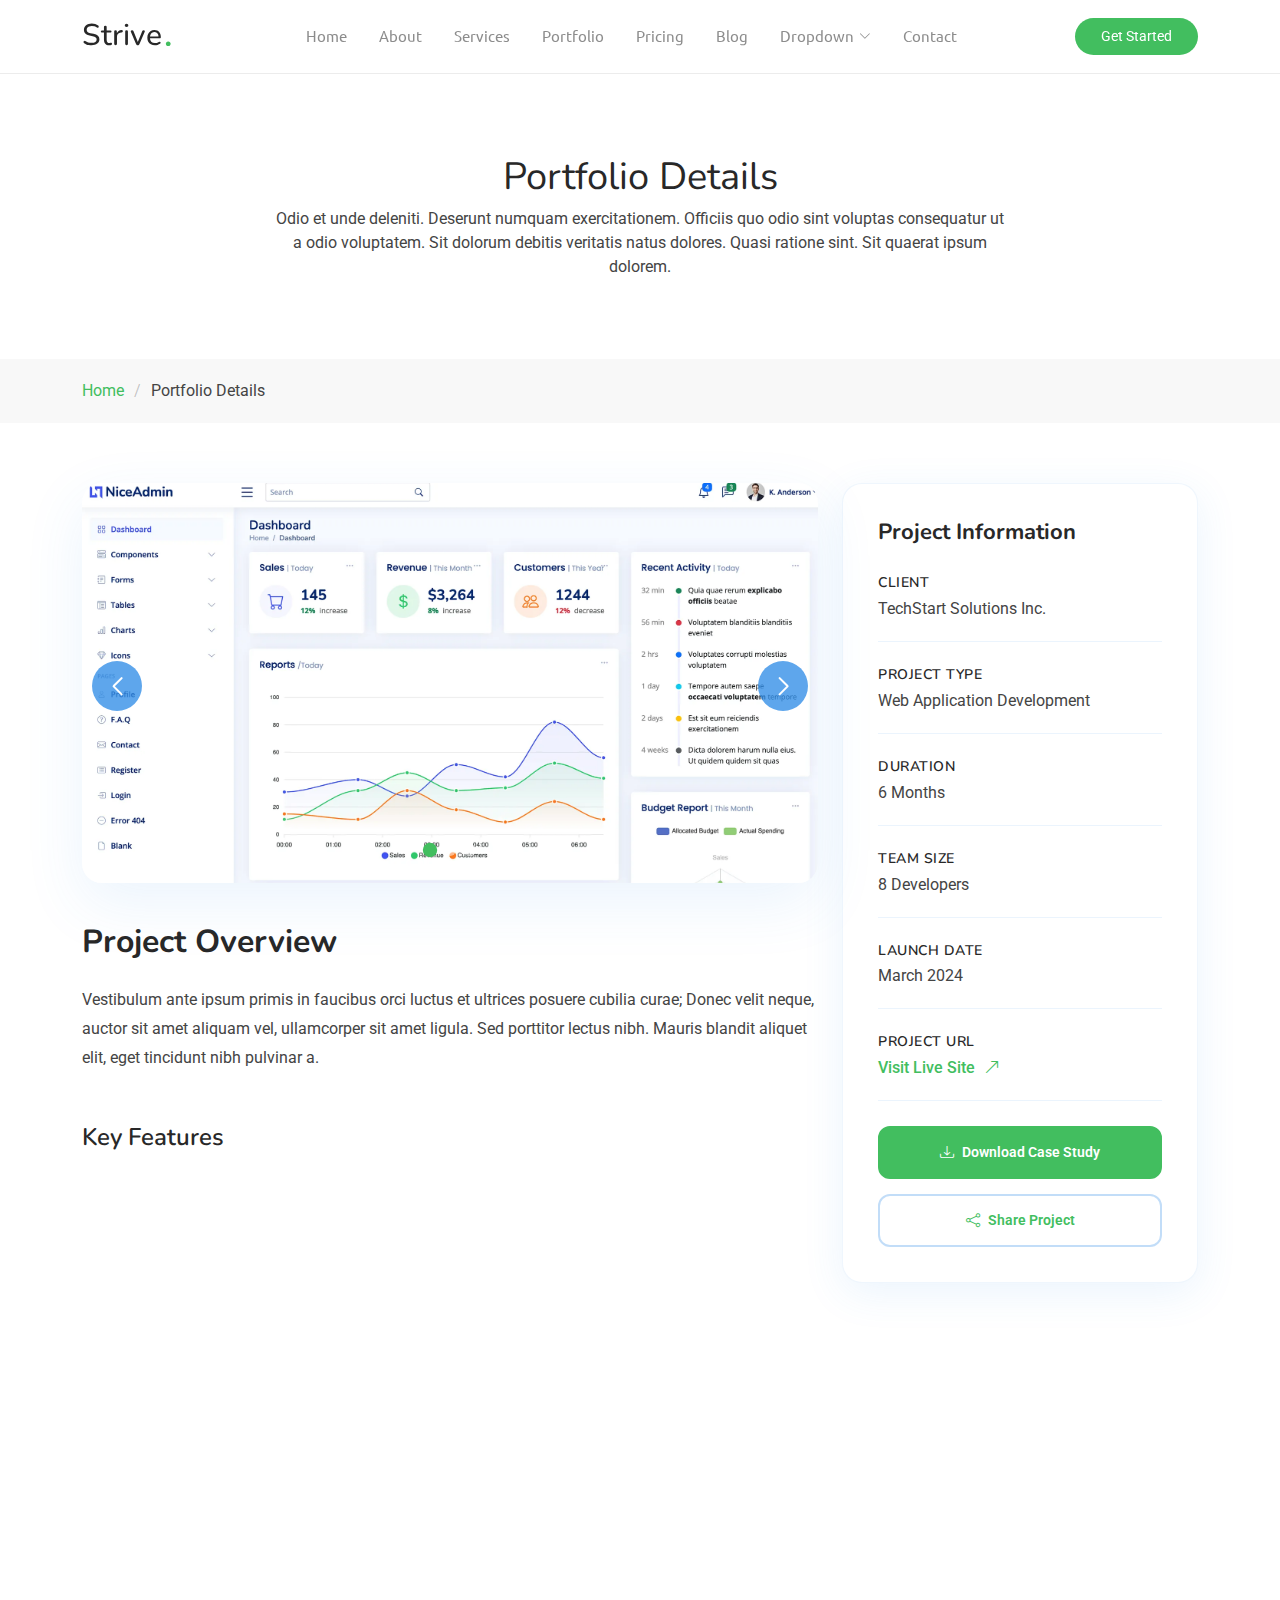
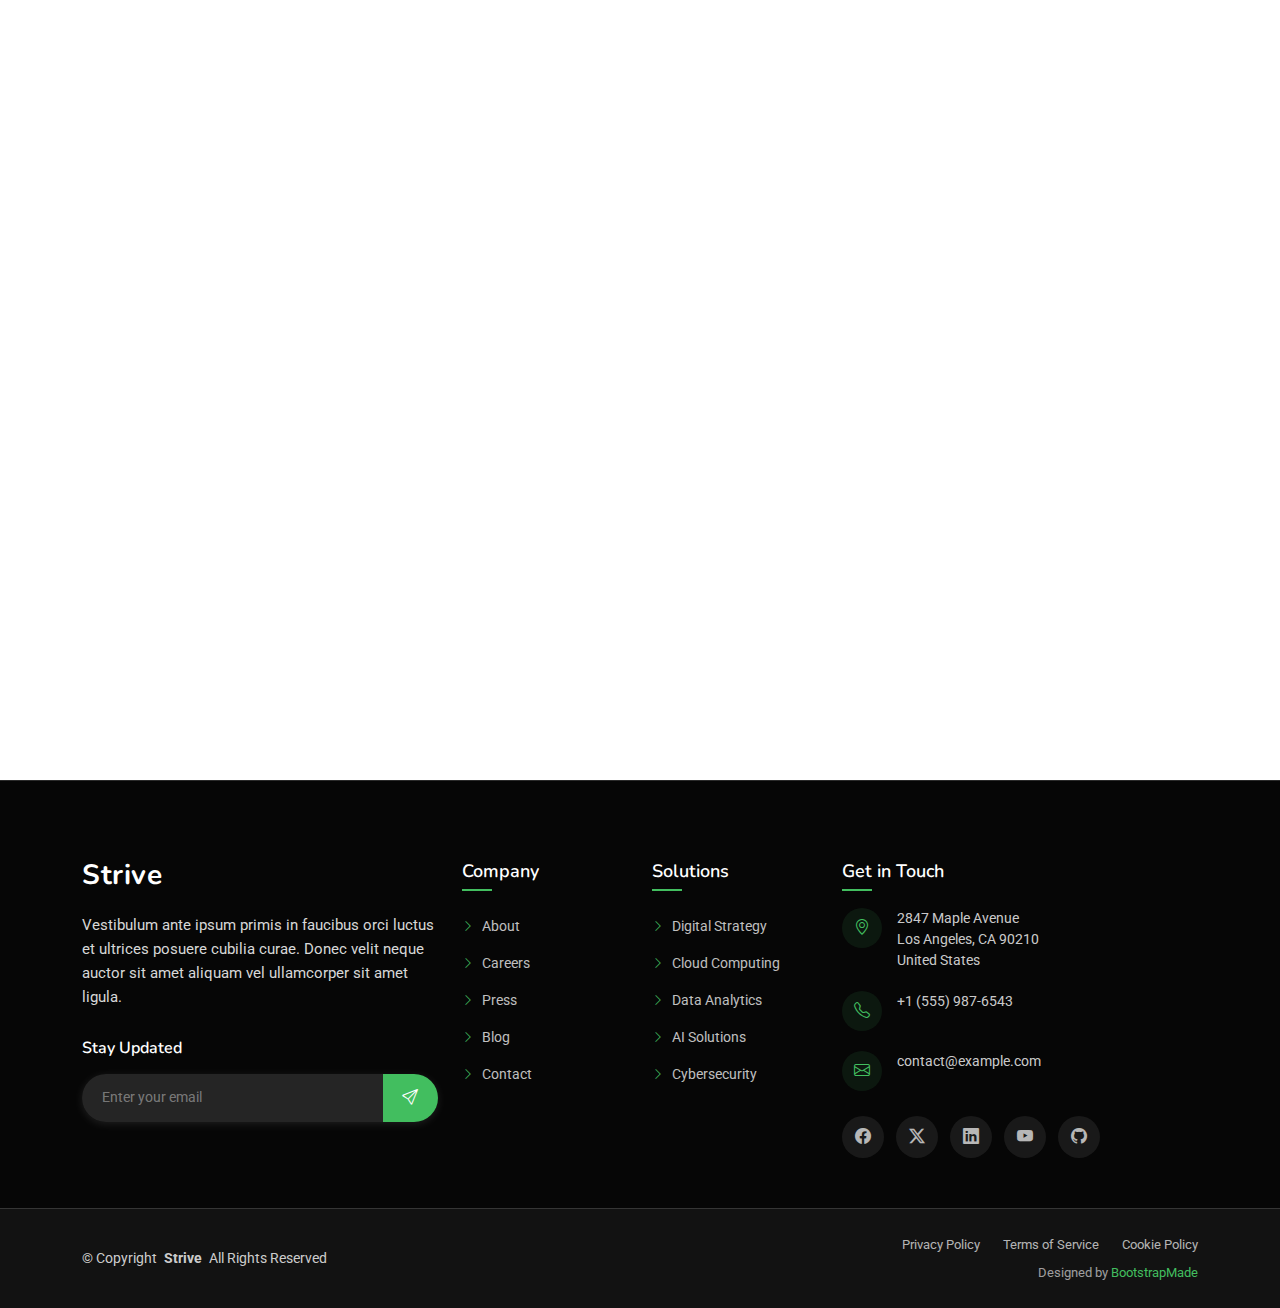
<file: strive/portfolio-details.html>
<!DOCTYPE html>
<html lang="en">

<head>
  <meta charset="utf-8">
  <meta content="width=device-width, initial-scale=1.0" name="viewport">
  <title>Portfolio Details - Strive Bootstrap Template</title>
  <meta name="description" content="">
  <meta name="keywords" content="">

  <!-- Favicons -->
  <link href="assets/img/favicon.png" rel="icon">
  <link href="assets/img/apple-touch-icon.png" rel="apple-touch-icon">

  <!-- Fonts -->
  <link href="https://fonts.googleapis.com" rel="preconnect">
  <link href="https://fonts.gstatic.com" rel="preconnect" crossorigin>
  <link href="https://fonts.googleapis.com/css2?family=Roboto:ital,wght@0,100;0,300;0,400;0,500;0,700;0,900;1,100;1,300;1,400;1,500;1,700;1,900&family=Ubuntu:ital,wght@0,300;0,400;0,500;0,700;1,300;1,400;1,500;1,700&family=Nunito:ital,wght@0,200;0,300;0,400;0,500;0,600;0,700;0,800;0,900;1,200;1,300;1,400;1,500;1,600;1,700;1,800;1,900&display=swap" rel="stylesheet">

  <!-- Vendor CSS Files -->
  <link href="assets/vendor/bootstrap/css/bootstrap.min.css" rel="stylesheet">
  <link href="assets/vendor/bootstrap-icons/bootstrap-icons.css" rel="stylesheet">
  <link href="assets/vendor/aos/aos.css" rel="stylesheet">
  <link href="assets/vendor/swiper/swiper-bundle.min.css" rel="stylesheet">
  <link href="assets/vendor/glightbox/css/glightbox.min.css" rel="stylesheet">

  <!-- Main CSS File -->
  <link href="assets/css/main.css" rel="stylesheet">

  <!-- =======================================================
  * Template Name: Strive
  * Template URL: https://bootstrapmade.com/strive-bootstrap-business-template/
  * Updated: Sep 20 2025 with Bootstrap v5.3.8
  * Author: BootstrapMade.com
  * License: https://bootstrapmade.com/license/
  ======================================================== -->
</head>

<body class="portfolio-details-page">

  <header id="header" class="header d-flex align-items-center sticky-top">
    <div class="container position-relative d-flex align-items-center justify-content-between">

      <a href="index.html" class="logo d-flex align-items-center me-auto me-xl-0">
        <!-- Uncomment the line below if you also wish to use an image logo -->
        <!-- <img src="assets/img/logo.webp" alt=""> -->
        <h1 class="sitename">Strive</h1><span>.</span>
      </a>

      <nav id="navmenu" class="navmenu">
        <ul>
          <li><a href="#hero">Home</a></li>
          <li><a href="#about">About</a></li>
          <li><a href="#services">Services</a></li>
          <li><a href="#portfolio">Portfolio</a></li>
          <li><a href="#pricing">Pricing</a></li>
          <li><a href="blog.html">Blog</a></li>
          <li class="dropdown"><a href="#"><span>Dropdown</span> <i class="bi bi-chevron-down toggle-dropdown"></i></a>
            <ul>
              <li><a href="#">Dropdown 1</a></li>
              <li class="dropdown"><a href="#"><span>Deep Dropdown</span> <i class="bi bi-chevron-down toggle-dropdown"></i></a>
                <ul>
                  <li><a href="#">Deep Dropdown 1</a></li>
                  <li><a href="#">Deep Dropdown 2</a></li>
                  <li><a href="#">Deep Dropdown 3</a></li>
                  <li><a href="#">Deep Dropdown 4</a></li>
                  <li><a href="#">Deep Dropdown 5</a></li>
                </ul>
              </li>
              <li><a href="#">Dropdown 2</a></li>
              <li><a href="#">Dropdown 3</a></li>
              <li><a href="#">Dropdown 4</a></li>
            </ul>
          </li>
          <li><a href="#contact">Contact</a></li>
        </ul>
        <i class="mobile-nav-toggle d-xl-none bi bi-list"></i>
      </nav>

      <a class="cta-btn" href="#about">Get Started</a>

    </div>
  </header>

  <main class="main">

    <!-- Page Title -->
    <div class="page-title">
      <div class="heading">
        <div class="container">
          <div class="row d-flex justify-content-center text-center">
            <div class="col-lg-8">
              <h1 class="heading-title">Portfolio Details</h1>
              <p class="mb-0">
                Odio et unde deleniti. Deserunt numquam exercitationem. Officiis quo
                odio sint voluptas consequatur ut a odio voluptatem. Sit dolorum
                debitis veritatis natus dolores. Quasi ratione sint. Sit quaerat
                ipsum dolorem.
              </p>
            </div>
          </div>
        </div>
      </div>
      <nav class="breadcrumbs">
        <div class="container">
          <ol>
            <li><a href="index.html">Home</a></li>
            <li class="current">Portfolio Details</li>
          </ol>
        </div>
      </nav>
    </div><!-- End Page Title -->

    <!-- Portfolio Details Section -->
    <section id="portfolio-details" class="portfolio-details section">

      <div class="container" data-aos="fade-up" data-aos-delay="100">

        <div class="row gy-4">

          <div class="col-lg-8">
            <div class="portfolio-slider-container">
              <div class="portfolio-details-slider swiper init-swiper">
                <script type="application/json" class="swiper-config">
                  {
                    "loop": true,
                    "speed": 600,
                    "autoplay": {
                      "delay": 5000
                    },
                    "slidesPerView": 1,
                    "pagination": {
                      "el": ".swiper-pagination",
                      "type": "bullets",
                      "clickable": true
                    },
                    "navigation": {
                      "nextEl": ".swiper-button-next",
                      "prevEl": ".swiper-button-prev"
                    }
                  }
                </script>
                <div class="swiper-wrapper">
                  <div class="swiper-slide">
                    <img src="assets/img/screens/app-1.webp" alt="Project Screenshot" class="img-fluid rounded-4">
                  </div>
                  <div class="swiper-slide">
                    <img src="assets/img/product/product-showcase-3.webp" alt="Project Screenshot" class="img-fluid rounded-4">
                  </div>
                  <div class="swiper-slide">
                    <img src="assets/img/screens/phone-1.webp" alt="Project Screenshot" class="img-fluid rounded-4">
                  </div>
                </div>
                <div class="swiper-pagination"></div>
                <div class="swiper-button-prev"></div>
                <div class="swiper-button-next"></div>
              </div>
            </div>

            <div class="project-description">
              <h2>Project Overview</h2>
              <p>Vestibulum ante ipsum primis in faucibus orci luctus et ultrices posuere cubilia curae; Donec velit neque, auctor sit amet aliquam vel, ullamcorper sit amet ligula. Sed porttitor lectus nibh. Mauris blandit aliquet elit, eget tincidunt nibh pulvinar a.</p>

              <div class="feature-highlights">
                <h3>Key Features</h3>
                <div class="row gy-3">
                  <div class="col-md-6">
                    <div class="feature-item" data-aos="fade-up" data-aos-delay="200">
                      <div class="feature-icon">
                        <i class="bi bi-shield-check"></i>
                      </div>
                      <div class="feature-content">
                        <h4>Secure Architecture</h4>
                        <p>Pellentesque habitant morbi tristique senectus et netus et malesuada fames ac turpis egestas.</p>
                      </div>
                    </div>
                  </div>
                  <div class="col-md-6">
                    <div class="feature-item" data-aos="fade-up" data-aos-delay="250">
                      <div class="feature-icon">
                        <i class="bi bi-speedometer2"></i>
                      </div>
                      <div class="feature-content">
                        <h4>High Performance</h4>
                        <p>Donec rutrum congue leo eget malesuada. Curabitur non nulla sit amet nisl tempus convallis.</p>
                      </div>
                    </div>
                  </div>
                  <div class="col-md-6">
                    <div class="feature-item" data-aos="fade-up" data-aos-delay="300">
                      <div class="feature-icon">
                        <i class="bi bi-phone"></i>
                      </div>
                      <div class="feature-content">
                        <h4>Mobile Responsive</h4>
                        <p>Vestibulum ac diam sit amet quam vehicula elementum sed sit amet dui proin eget tortor risus.</p>
                      </div>
                    </div>
                  </div>
                  <div class="col-md-6">
                    <div class="feature-item" data-aos="fade-up" data-aos-delay="350">
                      <div class="feature-icon">
                        <i class="bi bi-cloud-arrow-up"></i>
                      </div>
                      <div class="feature-content">
                        <h4>Cloud Integration</h4>
                        <p>Cras ultricies ligula sed magna dictum porta. Mauris blandit aliquet elit eget tincidunt nibh.</p>
                      </div>
                    </div>
                  </div>
                </div>
              </div>

              <div class="technologies-used" data-aos="fade-up" data-aos-delay="400">
                <h3>Technologies Used</h3>
                <div class="tech-stack">
                  <span class="tech-tag">React</span>
                  <span class="tech-tag">Node.js</span>
                  <span class="tech-tag">MongoDB</span>
                  <span class="tech-tag">AWS</span>
                  <span class="tech-tag">Docker</span>
                  <span class="tech-tag">TypeScript</span>
                </div>
              </div>

            </div>

          </div>

          <div class="col-lg-4">
            <div class="project-info-card" data-aos="fade-up" data-aos-delay="200">
              <h3>Project Information</h3>

              <div class="info-item">
                <h4>Client</h4>
                <p>TechStart Solutions Inc.</p>
              </div>

              <div class="info-item">
                <h4>Project Type</h4>
                <p>Web Application Development</p>
              </div>

              <div class="info-item">
                <h4>Duration</h4>
                <p>6 Months</p>
              </div>

              <div class="info-item">
                <h4>Team Size</h4>
                <p>8 Developers</p>
              </div>

              <div class="info-item">
                <h4>Launch Date</h4>
                <p>March 2024</p>
              </div>

              <div class="info-item">
                <h4>Project URL</h4>
                <p><a href="https://example.com" target="_blank">Visit Live Site <i class="bi bi-arrow-up-right"></i></a></p>
              </div>

              <div class="cta-buttons">
                <a href="#" class="btn btn-primary">
                  <i class="bi bi-download"></i>
                  Download Case Study
                </a>
                <a href="#" class="btn btn-outline">
                  <i class="bi bi-share"></i>
                  Share Project
                </a>
              </div>

            </div>

            <div class="project-stats-card" data-aos="fade-up" data-aos-delay="300">
              <h3>Project Impact</h3>

              <div class="stat-item">
                <div class="stat-number">
                  <span data-purecounter-start="0" data-purecounter-end="98" data-purecounter-duration="2" class="purecounter"></span>%
                </div>
                <div class="stat-label">Performance Improvement</div>
              </div>

              <div class="stat-item">
                <div class="stat-number">
                  <span data-purecounter-start="0" data-purecounter-end="150" data-purecounter-duration="2" class="purecounter"></span>K+
                </div>
                <div class="stat-label">Monthly Active Users</div>
              </div>

              <div class="stat-item">
                <div class="stat-number">
                  <span data-purecounter-start="0" data-purecounter-end="45" data-purecounter-duration="2" class="purecounter"></span>%
                </div>
                <div class="stat-label">Conversion Rate Increase</div>
              </div>

            </div>

            <div class="related-projects" data-aos="fade-up" data-aos-delay="400">
              <h3>Related Projects</h3>

              <div class="related-item">
                <img src="assets/img/portfolio/portfolio-2.webp" alt="Related Project" class="img-fluid rounded-3">
                <div class="related-content">
                  <h4>E-commerce Platform</h4>
                  <p>Full-stack development for online retail solution</p>
                  <a href="#" class="related-link">View Project <i class="bi bi-arrow-right"></i></a>
                </div>
              </div>

              <div class="related-item">
                <img src="assets/img/portfolio/portfolio-5.webp" alt="Related Project" class="img-fluid rounded-3">
                <div class="related-content">
                  <h4>Mobile Banking App</h4>
                  <p>Secure financial application with modern UX</p>
                  <a href="#" class="related-link">View Project <i class="bi bi-arrow-right"></i></a>
                </div>
              </div>

            </div>

          </div>

        </div>

      </div>

    </section><!-- /Portfolio Details Section -->

  </main>

  <footer id="footer" class="footer dark-background">

    <div class="container">
      <div class="row gy-5">

        <div class="col-lg-4">
          <div class="footer-content">
            <a href="index.html" class="logo d-flex align-items-center mb-4">
              <span class="sitename">Strive</span>
            </a>
            <p class="mb-4">Vestibulum ante ipsum primis in faucibus orci luctus et ultrices posuere cubilia curae. Donec velit neque auctor sit amet aliquam vel ullamcorper sit amet ligula.</p>

            <div class="newsletter-form">
              <h5>Stay Updated</h5>
              <form action="forms/newsletter.php" method="post" class="php-email-form">
                <div class="input-group">
                  <input type="email" name="email" class="form-control" placeholder="Enter your email" required="">
                  <button type="submit" class="btn-subscribe">
                    <i class="bi bi-send"></i>
                  </button>
                </div>
                <div class="loading">Loading</div>
                <div class="error-message"></div>
                <div class="sent-message">Thank you for subscribing!</div>
              </form>
            </div>
          </div>
        </div>

        <div class="col-lg-2 col-6">
          <div class="footer-links">
            <h4>Company</h4>
            <ul>
              <li><a href="#"><i class="bi bi-chevron-right"></i> About</a></li>
              <li><a href="#"><i class="bi bi-chevron-right"></i> Careers</a></li>
              <li><a href="#"><i class="bi bi-chevron-right"></i> Press</a></li>
              <li><a href="#"><i class="bi bi-chevron-right"></i> Blog</a></li>
              <li><a href="#"><i class="bi bi-chevron-right"></i> Contact</a></li>
            </ul>
          </div>
        </div>

        <div class="col-lg-2 col-6">
          <div class="footer-links">
            <h4>Solutions</h4>
            <ul>
              <li><a href="#"><i class="bi bi-chevron-right"></i> Digital Strategy</a></li>
              <li><a href="#"><i class="bi bi-chevron-right"></i> Cloud Computing</a></li>
              <li><a href="#"><i class="bi bi-chevron-right"></i> Data Analytics</a></li>
              <li><a href="#"><i class="bi bi-chevron-right"></i> AI Solutions</a></li>
              <li><a href="#"><i class="bi bi-chevron-right"></i> Cybersecurity</a></li>
            </ul>
          </div>
        </div>

        <div class="col-lg-4">
          <div class="footer-contact">
            <h4>Get in Touch</h4>
            <div class="contact-item">
              <div class="contact-icon">
                <i class="bi bi-geo-alt"></i>
              </div>
              <div class="contact-info">
                <p>2847 Maple Avenue<br>Los Angeles, CA 90210<br>United States</p>
              </div>
            </div>

            <div class="contact-item">
              <div class="contact-icon">
                <i class="bi bi-telephone"></i>
              </div>
              <div class="contact-info">
                <p>+1 (555) 987-6543</p>
              </div>
            </div>

            <div class="contact-item">
              <div class="contact-icon">
                <i class="bi bi-envelope"></i>
              </div>
              <div class="contact-info">
                <p>contact@example.com</p>
              </div>
            </div>

            <div class="social-links">
              <a href="#"><i class="bi bi-facebook"></i></a>
              <a href="#"><i class="bi bi-twitter-x"></i></a>
              <a href="#"><i class="bi bi-linkedin"></i></a>
              <a href="#"><i class="bi bi-youtube"></i></a>
              <a href="#"><i class="bi bi-github"></i></a>
            </div>
          </div>
        </div>

      </div>
    </div>

    <div class="footer-bottom">
      <div class="container">
        <div class="row align-items-center">
          <div class="col-lg-6">
            <div class="copyright">
              <p>© <span>Copyright</span> <strong class="px-1 sitename">Strive</strong> <span>All Rights Reserved</span></p>
            </div>
          </div>
          <div class="col-lg-6">
            <div class="footer-bottom-links">
              <a href="#">Privacy Policy</a>
              <a href="#">Terms of Service</a>
              <a href="#">Cookie Policy</a>
            </div>
            <div class="credits">
              <!-- All the links in the footer should remain intact. -->
              <!-- You can delete the links only if you've purchased the pro version. -->
              <!-- Licensing information: https://bootstrapmade.com/license/ -->
              <!-- Purchase the pro version with working PHP/AJAX contact form: [buy-url] -->
              Designed by <a href="https://bootstrapmade.com/">BootstrapMade</a>
            </div>
          </div>
        </div>
      </div>
    </div>

  </footer>

  <!-- Scroll Top -->
  <a href="#" id="scroll-top" class="scroll-top d-flex align-items-center justify-content-center"><i class="bi bi-arrow-up-short"></i></a>

  <!-- Preloader -->
  <div id="preloader"></div>

  <!-- Vendor JS Files -->
  <script src="assets/vendor/bootstrap/js/bootstrap.bundle.min.js"></script>
  <script src="assets/vendor/php-email-form/validate.js"></script>
  <script src="assets/vendor/aos/aos.js"></script>
  <script src="assets/vendor/swiper/swiper-bundle.min.js"></script>
  <script src="assets/vendor/purecounter/purecounter_vanilla.js"></script>
  <script src="assets/vendor/imagesloaded/imagesloaded.pkgd.min.js"></script>
  <script src="assets/vendor/isotope-layout/isotope.pkgd.min.js"></script>
  <script src="assets/vendor/glightbox/js/glightbox.min.js"></script>

  <!-- Main JS File -->
  <script src="assets/js/main.js"></script>

</body>

</html>
</file>
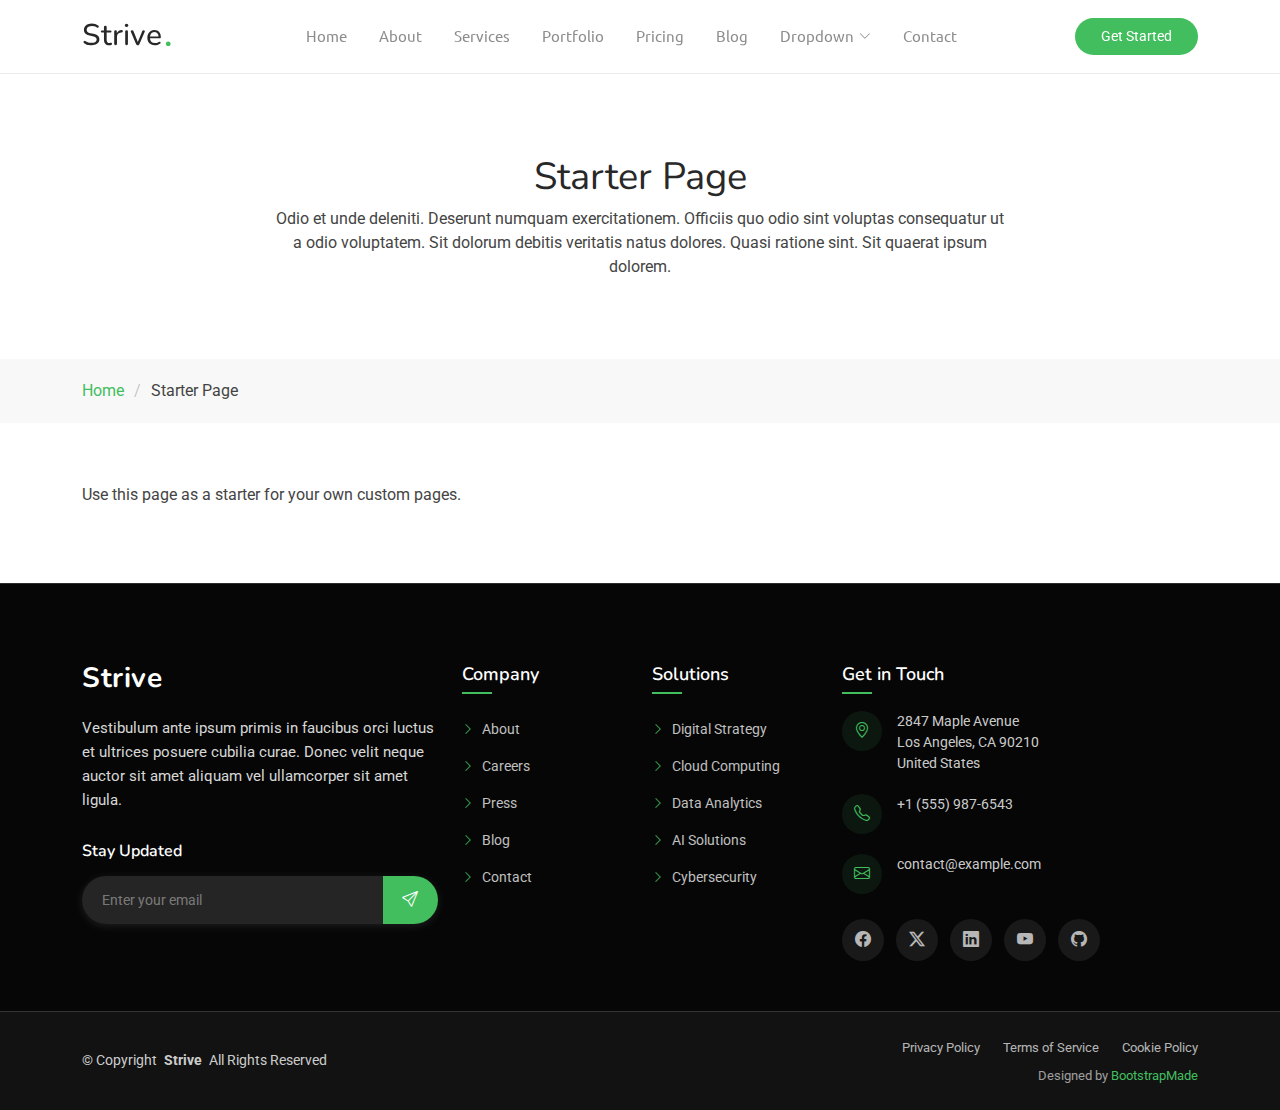
<file: strive/starter-page.html>
<!DOCTYPE html>
<html lang="en">

<head>
  <meta charset="utf-8">
  <meta content="width=device-width, initial-scale=1.0" name="viewport">
  <title>Starter Page - Strive Bootstrap Template</title>
  <meta name="description" content="">
  <meta name="keywords" content="">

  <!-- Favicons -->
  <link href="assets/img/favicon.png" rel="icon">
  <link href="assets/img/apple-touch-icon.png" rel="apple-touch-icon">

  <!-- Fonts -->
  <link href="https://fonts.googleapis.com" rel="preconnect">
  <link href="https://fonts.gstatic.com" rel="preconnect" crossorigin>
  <link href="https://fonts.googleapis.com/css2?family=Roboto:ital,wght@0,100;0,300;0,400;0,500;0,700;0,900;1,100;1,300;1,400;1,500;1,700;1,900&family=Ubuntu:ital,wght@0,300;0,400;0,500;0,700;1,300;1,400;1,500;1,700&family=Nunito:ital,wght@0,200;0,300;0,400;0,500;0,600;0,700;0,800;0,900;1,200;1,300;1,400;1,500;1,600;1,700;1,800;1,900&display=swap" rel="stylesheet">

  <!-- Vendor CSS Files -->
  <link href="assets/vendor/bootstrap/css/bootstrap.min.css" rel="stylesheet">
  <link href="assets/vendor/bootstrap-icons/bootstrap-icons.css" rel="stylesheet">
  <link href="assets/vendor/aos/aos.css" rel="stylesheet">
  <link href="assets/vendor/swiper/swiper-bundle.min.css" rel="stylesheet">
  <link href="assets/vendor/glightbox/css/glightbox.min.css" rel="stylesheet">

  <!-- Main CSS File -->
  <link href="assets/css/main.css" rel="stylesheet">

  <!-- =======================================================
  * Template Name: Strive
  * Template URL: https://bootstrapmade.com/strive-bootstrap-business-template/
  * Updated: Sep 20 2025 with Bootstrap v5.3.8
  * Author: BootstrapMade.com
  * License: https://bootstrapmade.com/license/
  ======================================================== -->
</head>

<body class="starter-page-page">

  <header id="header" class="header d-flex align-items-center sticky-top">
    <div class="container position-relative d-flex align-items-center justify-content-between">

      <a href="index.html" class="logo d-flex align-items-center me-auto me-xl-0">
        <!-- Uncomment the line below if you also wish to use an image logo -->
        <!-- <img src="assets/img/logo.webp" alt=""> -->
        <h1 class="sitename">Strive</h1><span>.</span>
      </a>

      <nav id="navmenu" class="navmenu">
        <ul>
          <li><a href="#hero">Home</a></li>
          <li><a href="#about">About</a></li>
          <li><a href="#services">Services</a></li>
          <li><a href="#portfolio">Portfolio</a></li>
          <li><a href="#pricing">Pricing</a></li>
          <li><a href="blog.html">Blog</a></li>
          <li class="dropdown"><a href="#"><span>Dropdown</span> <i class="bi bi-chevron-down toggle-dropdown"></i></a>
            <ul>
              <li><a href="#">Dropdown 1</a></li>
              <li class="dropdown"><a href="#"><span>Deep Dropdown</span> <i class="bi bi-chevron-down toggle-dropdown"></i></a>
                <ul>
                  <li><a href="#">Deep Dropdown 1</a></li>
                  <li><a href="#">Deep Dropdown 2</a></li>
                  <li><a href="#">Deep Dropdown 3</a></li>
                  <li><a href="#">Deep Dropdown 4</a></li>
                  <li><a href="#">Deep Dropdown 5</a></li>
                </ul>
              </li>
              <li><a href="#">Dropdown 2</a></li>
              <li><a href="#">Dropdown 3</a></li>
              <li><a href="#">Dropdown 4</a></li>
            </ul>
          </li>
          <li><a href="#contact">Contact</a></li>
        </ul>
        <i class="mobile-nav-toggle d-xl-none bi bi-list"></i>
      </nav>

      <a class="cta-btn" href="#about">Get Started</a>

    </div>
  </header>

  <main class="main">

    <!-- Page Title -->
    <div class="page-title">
      <div class="heading">
        <div class="container">
          <div class="row d-flex justify-content-center text-center">
            <div class="col-lg-8">
              <h1 class="heading-title">Starter Page</h1>
              <p class="mb-0">
                Odio et unde deleniti. Deserunt numquam exercitationem. Officiis quo
                odio sint voluptas consequatur ut a odio voluptatem. Sit dolorum
                debitis veritatis natus dolores. Quasi ratione sint. Sit quaerat
                ipsum dolorem.
              </p>
            </div>
          </div>
        </div>
      </div>
      <nav class="breadcrumbs">
        <div class="container">
          <ol>
            <li><a href="index.html">Home</a></li>
            <li class="current">Starter Page</li>
          </ol>
        </div>
      </nav>
    </div><!-- End Page Title -->

    <!-- Starter Section Section -->
    <section id="starter-section" class="starter-section section">

      <div class="container" data-aos="fade-up">
        <p>Use this page as a starter for your own custom pages.</p>
      </div>

    </section><!-- /Starter Section Section -->

  </main>

  <footer id="footer" class="footer dark-background">

    <div class="container">
      <div class="row gy-5">

        <div class="col-lg-4">
          <div class="footer-content">
            <a href="index.html" class="logo d-flex align-items-center mb-4">
              <span class="sitename">Strive</span>
            </a>
            <p class="mb-4">Vestibulum ante ipsum primis in faucibus orci luctus et ultrices posuere cubilia curae. Donec velit neque auctor sit amet aliquam vel ullamcorper sit amet ligula.</p>

            <div class="newsletter-form">
              <h5>Stay Updated</h5>
              <form action="forms/newsletter.php" method="post" class="php-email-form">
                <div class="input-group">
                  <input type="email" name="email" class="form-control" placeholder="Enter your email" required="">
                  <button type="submit" class="btn-subscribe">
                    <i class="bi bi-send"></i>
                  </button>
                </div>
                <div class="loading">Loading</div>
                <div class="error-message"></div>
                <div class="sent-message">Thank you for subscribing!</div>
              </form>
            </div>
          </div>
        </div>

        <div class="col-lg-2 col-6">
          <div class="footer-links">
            <h4>Company</h4>
            <ul>
              <li><a href="#"><i class="bi bi-chevron-right"></i> About</a></li>
              <li><a href="#"><i class="bi bi-chevron-right"></i> Careers</a></li>
              <li><a href="#"><i class="bi bi-chevron-right"></i> Press</a></li>
              <li><a href="#"><i class="bi bi-chevron-right"></i> Blog</a></li>
              <li><a href="#"><i class="bi bi-chevron-right"></i> Contact</a></li>
            </ul>
          </div>
        </div>

        <div class="col-lg-2 col-6">
          <div class="footer-links">
            <h4>Solutions</h4>
            <ul>
              <li><a href="#"><i class="bi bi-chevron-right"></i> Digital Strategy</a></li>
              <li><a href="#"><i class="bi bi-chevron-right"></i> Cloud Computing</a></li>
              <li><a href="#"><i class="bi bi-chevron-right"></i> Data Analytics</a></li>
              <li><a href="#"><i class="bi bi-chevron-right"></i> AI Solutions</a></li>
              <li><a href="#"><i class="bi bi-chevron-right"></i> Cybersecurity</a></li>
            </ul>
          </div>
        </div>

        <div class="col-lg-4">
          <div class="footer-contact">
            <h4>Get in Touch</h4>
            <div class="contact-item">
              <div class="contact-icon">
                <i class="bi bi-geo-alt"></i>
              </div>
              <div class="contact-info">
                <p>2847 Maple Avenue<br>Los Angeles, CA 90210<br>United States</p>
              </div>
            </div>

            <div class="contact-item">
              <div class="contact-icon">
                <i class="bi bi-telephone"></i>
              </div>
              <div class="contact-info">
                <p>+1 (555) 987-6543</p>
              </div>
            </div>

            <div class="contact-item">
              <div class="contact-icon">
                <i class="bi bi-envelope"></i>
              </div>
              <div class="contact-info">
                <p>contact@example.com</p>
              </div>
            </div>

            <div class="social-links">
              <a href="#"><i class="bi bi-facebook"></i></a>
              <a href="#"><i class="bi bi-twitter-x"></i></a>
              <a href="#"><i class="bi bi-linkedin"></i></a>
              <a href="#"><i class="bi bi-youtube"></i></a>
              <a href="#"><i class="bi bi-github"></i></a>
            </div>
          </div>
        </div>

      </div>
    </div>

    <div class="footer-bottom">
      <div class="container">
        <div class="row align-items-center">
          <div class="col-lg-6">
            <div class="copyright">
              <p>© <span>Copyright</span> <strong class="px-1 sitename">Strive</strong> <span>All Rights Reserved</span></p>
            </div>
          </div>
          <div class="col-lg-6">
            <div class="footer-bottom-links">
              <a href="#">Privacy Policy</a>
              <a href="#">Terms of Service</a>
              <a href="#">Cookie Policy</a>
            </div>
            <div class="credits">
              <!-- All the links in the footer should remain intact. -->
              <!-- You can delete the links only if you've purchased the pro version. -->
              <!-- Licensing information: https://bootstrapmade.com/license/ -->
              <!-- Purchase the pro version with working PHP/AJAX contact form: [buy-url] -->
              Designed by <a href="https://bootstrapmade.com/">BootstrapMade</a>
            </div>
          </div>
        </div>
      </div>
    </div>

  </footer>

  <!-- Scroll Top -->
  <a href="#" id="scroll-top" class="scroll-top d-flex align-items-center justify-content-center"><i class="bi bi-arrow-up-short"></i></a>

  <!-- Preloader -->
  <div id="preloader"></div>

  <!-- Vendor JS Files -->
  <script src="assets/vendor/bootstrap/js/bootstrap.bundle.min.js"></script>
  <script src="assets/vendor/php-email-form/validate.js"></script>
  <script src="assets/vendor/aos/aos.js"></script>
  <script src="assets/vendor/swiper/swiper-bundle.min.js"></script>
  <script src="assets/vendor/purecounter/purecounter_vanilla.js"></script>
  <script src="assets/vendor/imagesloaded/imagesloaded.pkgd.min.js"></script>
  <script src="assets/vendor/isotope-layout/isotope.pkgd.min.js"></script>
  <script src="assets/vendor/glightbox/js/glightbox.min.js"></script>

  <!-- Main JS File -->
  <script src="assets/js/main.js"></script>

</body>

</html>
</file>
<file: login.css>
/* Copyright (c) 2025 by Leonam Silva de Souza (https://codepen.io/leonam-silva-de-souza/pen/vYoazQq)
 */
@import url('https://fonts.googleapis.com/css2?family=Poppins:ital,wght@0,100;0,200;0,300;0,400;0,500;0,600;0,700;0,800;0,900;1,100;1,200;1,300;1,400;1,500;1,600;1,700;1,800;1,900&display=swap');

*{
    margin: 0;
    padding: 0;
    box-sizing: border-box;
    font-family: "Poppins", sans-serif;
    text-decoration: none;
    list-style: none;
}

body{
    display: flex;
    justify-content: center;
    align-items: center;
    min-height: 100vh;
    background: linear-gradient(90deg, #e2e2e2, #c9d6ff);
}

.container{
    position: relative;
    width: 850px;
    height: 550px;
    background: #fff;
    margin: 20px;
    border-radius: 30px;
    box-shadow: 0 0 30px rgba(0, 0, 0, .2);
    overflow: hidden;
}

    .container h1{
        font-size: 36px;
        margin: -10px 0;
    }

    .container p{
        font-size: 14.5px;
        margin: 15px 0;
    }

form{ width: 100%; }

.form-box{
    position: absolute;
    right: 0;
    width: 50%;
    height: 100%;
    background: #fff;
    display: flex;
    align-items: center;
    color: #333;
    text-align: center;
    padding: 40px;
    z-index: 1;
    transition: .6s ease-in-out 1.2s, visibility 0s 1s;
}

    .container.active .form-box{ right: 50%; }

    .form-box.register{ visibility: hidden; }
        .container.active .form-box.register{ visibility: visible; }

.input-box{
    position: relative;
    margin: 30px 0;
}

    .input-box input{
        width: 100%;
        padding: 13px 50px 13px 20px;
        background: #eee;
        border-radius: 8px;
        border: none;
        outline: none;
        font-size: 16px;
        color: #333;
        font-weight: 500;
    }

        .input-box input::placeholder{
            color: #888;
            font-weight: 400;
        }
    
    .input-box i{
        position: absolute;
        right: 20px;
        top: 50%;
        transform: translateY(-50%);
        font-size: 20px;
    }

.forgot-link{ margin: -15px 0 15px; }
    .forgot-link a{
        font-size: 14.5px;
        color: #333;
    }

.btn{
    width: 100%;
    height: 48px;
    background: #7494ec;
    border-radius: 8px;
    box-shadow: 0 0 10px rgba(0, 0, 0, .1);
    border: none;
    cursor: pointer;
    font-size: 16px;
    color: #fff;
    font-weight: 600;
}

.social-icons{
    display: flex;
    justify-content: center;
}

    .social-icons a{
        display: inline-flex;
        padding: 10px;
        border: 2px solid #ccc;
        border-radius: 8px;
        font-size: 24px;
        color: #333;
        margin: 0 8px;
    }

.toggle-box{
    position: absolute;
    width: 100%;
    height: 100%;
}

    .toggle-box::before{
        content: '';
        position: absolute;
        left: -250%;
        width: 300%;
        height: 100%;
        background: #7494ec;
        /* border: 2px solid red; */
        border-radius: 150px;
        z-index: 2;
        transition: 1.8s ease-in-out;
    }

        .container.active .toggle-box::before{ left: 50%; }

.toggle-panel{
    position: absolute;
    width: 50%;
    height: 100%;
    /* background: seagreen; */
    color: #fff;
    display: flex;
    flex-direction: column;
    justify-content: center;
    align-items: center;
    z-index: 2;
    transition: .6s ease-in-out;
}

    .toggle-panel.toggle-left{ 
        left: 0;
        transition-delay: 1.2s; 
    }
        .container.active .toggle-panel.toggle-left{
            left: -50%;
            transition-delay: .6s;
        }

    .toggle-panel.toggle-right{ 
        right: -50%;
        transition-delay: .6s;
    }
        .container.active .toggle-panel.toggle-right{
            right: 0;
            transition-delay: 1.2s;
        }

    .toggle-panel p{ margin-bottom: 20px; }

    .toggle-panel .btn{
        width: 160px;
        height: 46px;
        background: transparent;
        border: 2px solid #fff;
        box-shadow: none;
    }

@media screen and (max-width: 650px){
    .container{ height: calc(100vh - 40px); }

    .form-box{
        bottom: 0;
        width: 100%;
        height: 70%;
    }

        .container.active .form-box{
            right: 0;
            bottom: 30%;
        }

    .toggle-box::before{
        left: 0;
        top: -270%;
        width: 100%;
        height: 300%;
        border-radius: 20vw;
    }

        .container.active .toggle-box::before{
            left: 0;
            top: 70%;
        }

        .container.active .toggle-panel.toggle-left{
            left: 0;
            top: -30%;
        }

    .toggle-panel{ 
        width: 100%;
        height: 30%;
    }
        .toggle-panel.toggle-left{ top: 0; }
        .toggle-panel.toggle-right{
            right: 0;
            bottom: -30%;
        }

            .container.active .toggle-panel.toggle-right{ bottom: 0; }
}

@media screen and (max-width: 400px){
    .form-box { padding: 20px; }

    .toggle-panel h1{font-size: 30px; }
}
</file>
<file: docs/documentation.css>
@import url('https://fonts.googleapis.com/css?family=Roboto:300,400,500,700');

html { box-sizing: border-box; }
*, *::before, *::after { box-sizing: border-box; }

html,
body {
  margin: 0;
  padding: 0;
}

body {
  font-size: 14px;
  line-height: 1.8;
  font-family: 'Roboto', Arial, sans-serif;
  background-color: #fff;
  color: #585c64;
}

a {
  text-decoration: none;
  color: #0866C6;
}

a:hover,
a:focus {
  color: #444;
}

hr {
  border: 0;
  border-bottom: 1px solid #ddd;
  margin-top: 40px;
  margin-bottom: 40px;
}

p { margin-top: 0; }

.main-wrapper {
  margin-left: 260px;
}

.left-panel {
  width: 260px;
  padding: 20px 25px;
  background-color: #f7f7f7;
  position: fixed;
  top: 0;
  left: 0;
  bottom: 0;
  overflow-y: auto;
}

.left-panel .logo {
  font-size: 28px;
  font-weight: 600;
  margin: 0 0 20px;
  letter-spacing: -1px;
  color: #282c35;
}

.left-panel .logo span {
  color: #8e9197;
  font-weight: 400;
}

.main-panel { padding: 40px 50px; }

.title-label {
  text-transform: uppercase;
  color: inherit;
  margin: 0 0 15px;
  letter-spacing: 1px;
  font-size: 10px;
}

.left-menu {
  margin: 0;
  padding: 0;
  list-style: none;
}

.left-menu li + li { margin-top: 2px; }

.section-title {
  margin: 0;
  font-weight: 500;
  color: #282c35;
}

.section-subtitle {
  margin-top: 40px;
  margin-bottom: 10px;
  font-weight: 500;
  color: #282c35;
  line-height: 1;
}

.table {
  width: 100%;
  border: 1px solid #ddd;
  border-spacing: 0;
  border-collapse: collapse;
}

.table th {
  font-weight: 500;
  font-size: 11px;
  text-transform: uppercase;
  letter-spacing: 1px;
  padding: 7px 20px;
  text-align: left;
  background-color: #f7f7f7;
}

.table td {
  border: 1px solid #ddd;
  padding: 10px 20px;
}

.table tbody tr td:first-child {
  font-weight: 500;
  color: #333;
}

.table-code tbody tr td:first-child {
  font-weight: normal;
  color: inherit;
  vertical-align: top;
}

.tx-muted { color: #999; }
.tx-dark { color: #333; }
.tx-red { color: #cc0000; }
.tx-medium { font-weight: 500; }

.pre-wrapper {
  width: 100%;
  overflow-x: auto;
  padding: 10px;
  border: 1px solid #ddd;
  background-color: #f7f7f7;
  margin-bottom: 10px;
}

.pre-wrapper pre { margin: 0; }

/* Utilities */
.mg-t-10 { margin-top: 10px; }
.mg-t-40 { margin-top: 40px; }
.wd-20p { width: 20%; }
.wd-30p { width: 30%; }
.wd-80p { width: 80%; }
.wd-70p { width: 70%; }
.valign-top { vertical-align: top; }
</file>
<file: strive/assets/css/main.css>
/**
* Template Name: Strive
* Template URL: https://bootstrapmade.com/strive-bootstrap-business-template/
* Updated: Sep 20 2025 with Bootstrap v5.3.8
* Author: BootstrapMade.com
* License: https://bootstrapmade.com/license/
*/

@charset "UTF-8";

/*--------------------------------------------------------------
# Font & Color Variables
# Help: https://bootstrapmade.com/color-system/
--------------------------------------------------------------*/
/* Fonts */
:root {
  --default-font: "Roboto",  system-ui, -apple-system, "Segoe UI", Roboto, "Helvetica Neue", Arial, "Noto Sans", "Liberation Sans", sans-serif, "Apple Color Emoji", "Segoe UI Emoji", "Segoe UI Symbol", "Noto Color Emoji";
  --heading-font: "Nunito",  sans-serif;
  --nav-font: "Ubuntu",  sans-serif;
}

/* Global Colors - The following color variables are used throughout the website. Updating them here will change the color scheme of the entire website */
:root { 
  --background-color: #ffffff; /* Background color for the entire website, including individual sections */
  --default-color: #444444; /* Default color used for the majority of the text content across the entire website */
  --heading-color: #282828; /* Color for headings, subheadings and title throughout the website */
  --accent-color: #42be5f; /* Accent color that represents your brand on the website. It's used for buttons, links, and other elements that need to stand out */
  --surface-color: #ffffff; /* The surface color is used as a background of boxed elements within sections, such as cards, icon boxes, or other elements that require a visual separation from the global background. */
  --contrast-color: #ffffff; /* Contrast color for text, ensuring readability against backgrounds of accent, heading, or default colors. */
}

/* Nav Menu Colors - The following color variables are used specifically for the navigation menu. They are separate from the global colors to allow for more customization options */
:root {
  --nav-color: #5b5b5b;  /* The default color of the main navmenu links */
  --nav-hover-color: #42be5f; /* Applied to main navmenu links when they are hovered over or active */
  --nav-mobile-background-color: #ffffff; /* Used as the background color for mobile navigation menu */
  --nav-dropdown-background-color: #ffffff; /* Used as the background color for dropdown items that appear when hovering over primary navigation items */
  --nav-dropdown-color: #444444; /* Used for navigation links of the dropdown items in the navigation menu. */
  --nav-dropdown-hover-color: #42be5f; /* Similar to --nav-hover-color, this color is applied to dropdown navigation links when they are hovered over. */
}

/* Color Presets - These classes override global colors when applied to any section or element, providing reuse of the sam color scheme. */

.light-background {
  --background-color: #e9f8ef;
  --surface-color: #ffffff;
}

.dark-background {
  --background-color: #060606;
  --default-color: #ffffff;
  --heading-color: #ffffff;
  --surface-color: #252525;
  --contrast-color: #ffffff;
}

/* Smooth scroll */
:root {
  scroll-behavior: smooth;
}

/*--------------------------------------------------------------
# General Styling & Shared Classes
--------------------------------------------------------------*/
body {
  color: var(--default-color);
  background-color: var(--background-color);
  font-family: var(--default-font);
}

a {
  color: var(--accent-color);
  text-decoration: none;
  transition: 0.3s;
}

a:hover {
  color: color-mix(in srgb, var(--accent-color), transparent 25%);
  text-decoration: none;
}

h1,
h2,
h3,
h4,
h5,
h6 {
  color: var(--heading-color);
  font-family: var(--heading-font);
}

/* PHP Email Form Messages
------------------------------*/
.php-email-form .error-message {
  display: none;
  background: #df1529;
  color: #ffffff;
  text-align: left;
  padding: 15px;
  margin-bottom: 24px;
  font-weight: 600;
}

.php-email-form .sent-message {
  display: none;
  color: #ffffff;
  background: #059652;
  text-align: center;
  padding: 15px;
  margin-bottom: 24px;
  font-weight: 600;
}

.php-email-form .loading {
  display: none;
  background: var(--surface-color);
  text-align: center;
  padding: 15px;
  margin-bottom: 24px;
}

.php-email-form .loading:before {
  content: "";
  display: inline-block;
  border-radius: 50%;
  width: 24px;
  height: 24px;
  margin: 0 10px -6px 0;
  border: 3px solid var(--accent-color);
  border-top-color: var(--surface-color);
  animation: php-email-form-loading 1s linear infinite;
}

@keyframes php-email-form-loading {
  0% {
    transform: rotate(0deg);
  }

  100% {
    transform: rotate(360deg);
  }
}

/*--------------------------------------------------------------
# Global Header
--------------------------------------------------------------*/
.header {
  --background-color: rgba(0, 0, 0, 0);
  color: var(--default-color);
  background-color: var(--background-color);
  padding: 10px 0;
  transition: all 0.5s;
  z-index: 997;
  border-bottom: 1px solid color-mix(in srgb, var(--default-color), transparent 90%);
}

.header .logo {
  line-height: 1;
}

.header .logo img {
  max-height: 36px;
  margin-right: 8px;
}

.header .logo h1 {
  font-size: 30px;
  margin: 0;
  font-weight: 500;
  color: var(--heading-color);
}

.header .logo span {
  font-size: 30px;
  color: var(--accent-color);
  margin-left: 2px;
  font-weight: 700;
}

.header .cta-btn,
.header .cta-btn:focus {
  color: var(--contrast-color);
  background: var(--accent-color);
  font-size: 14px;
  padding: 8px 26px;
  margin: 0;
  border-radius: 50px;
  transition: 0.3s;
}

.header .cta-btn:hover,
.header .cta-btn:focus:hover {
  color: var(--contrast-color);
  background: color-mix(in srgb, var(--accent-color), transparent 15%);
}

@media (max-width: 1200px) {
  .header .logo {
    order: 1;
  }

  .header .logo h1 {
    font-size: 24px;
  }

  .header .cta-btn {
    order: 2;
    margin: 0 15px 0 0;
    padding: 6px 20px;
  }

  .header .navmenu {
    order: 3;
  }
}

/* Global Header on Scroll
------------------------------*/
.scrolled .header {
  --background-color: #5b5b5b;
  --default-color: #ffffff;
  --heading-color: #ffffff;
  --nav-color: #ffffff;
}

/* Index Page Header
------------------------------*/
.index-page .header {
  --default-color: #ffffff;
  --heading-color: #ffffff;
  --nav-color: #ffffff;
}

/* Index Page Header on Scroll
------------------------------*/
.index-page.scrolled .header {
  --background-color: #5b5b5b;
  --nav-color: #ffffff;
}

/*--------------------------------------------------------------
# Navigation Menu
--------------------------------------------------------------*/
/* Desktop Navigation */
@media (min-width: 1200px) {
  .navmenu {
    padding: 0;
  }

  .navmenu ul {
    margin: 0;
    padding: 0;
    display: flex;
    list-style: none;
    align-items: center;
  }

  .navmenu li {
    position: relative;
  }

  .navmenu>ul>li {
    white-space: nowrap;
    padding: 15px 14px;
  }

  .navmenu>ul>li:last-child {
    padding-right: 0;
  }

  .navmenu a,
  .navmenu a:focus {
    color: color-mix(in srgb, var(--nav-color), transparent 30%);
    font-size: 15px;
    padding: 0 2px;
    font-family: var(--nav-font);
    font-weight: 400;
    display: flex;
    align-items: center;
    justify-content: space-between;
    white-space: nowrap;
    transition: 0.3s;
    position: relative;
  }

  .navmenu a i,
  .navmenu a:focus i {
    font-size: 12px;
    line-height: 0;
    margin-left: 5px;
    transition: 0.3s;
  }

  .navmenu>ul>li>a:before {
    content: "";
    position: absolute;
    height: 2px;
    bottom: -27px;
    left: 0;
    background-color: var(--nav-hover-color);
    visibility: hidden;
    width: 0px;
    transition: all 0.3s ease-in-out 0s;
  }

  .navmenu a:hover:before,
  .navmenu li:hover>a:before,
  .navmenu .active:before {
    visibility: visible;
    width: 100%;
  }

  .navmenu li:hover>a,
  .navmenu .active,
  .navmenu .active:focus {
    color: var(--nav-color);
  }

  .navmenu .dropdown ul {
    margin: 0;
    padding: 10px 0;
    background: var(--nav-dropdown-background-color);
    display: block;
    position: absolute;
    visibility: hidden;
    left: 14px;
    top: 130%;
    opacity: 0;
    transition: 0.3s;
    border-radius: 4px;
    z-index: 99;
    box-shadow: 0px 0px 30px rgba(0, 0, 0, 0.1);
  }

  .navmenu .dropdown ul li {
    min-width: 200px;
  }

  .navmenu .dropdown ul a {
    padding: 10px 20px;
    font-size: 15px;
    text-transform: none;
    color: var(--nav-dropdown-color);
  }

  .navmenu .dropdown ul a i {
    font-size: 12px;
  }

  .navmenu .dropdown ul a:hover,
  .navmenu .dropdown ul .active:hover,
  .navmenu .dropdown ul li:hover>a {
    color: var(--nav-dropdown-hover-color);
  }

  .navmenu .dropdown:hover>ul {
    opacity: 1;
    top: 100%;
    visibility: visible;
  }

  .navmenu .dropdown .dropdown ul {
    top: 0;
    left: -90%;
    visibility: hidden;
  }

  .navmenu .dropdown .dropdown:hover>ul {
    opacity: 1;
    top: 0;
    left: -100%;
    visibility: visible;
  }
}

/* Mobile Navigation */
@media (max-width: 1199px) {
  .mobile-nav-toggle {
    color: var(--nav-color);
    font-size: 28px;
    line-height: 0;
    margin-right: 10px;
    cursor: pointer;
    transition: color 0.3s;
  }

  .navmenu {
    padding: 0;
    z-index: 9997;
  }

  .navmenu ul {
    display: none;
    list-style: none;
    position: absolute;
    inset: 60px 20px 20px 20px;
    padding: 10px 0;
    margin: 0;
    border-radius: 6px;
    background-color: var(--nav-mobile-background-color);
    border: 1px solid color-mix(in srgb, var(--default-color), transparent 90%);
    box-shadow: none;
    overflow-y: auto;
    transition: 0.3s;
    z-index: 9998;
  }

  .navmenu a,
  .navmenu a:focus {
    color: var(--nav-dropdown-color);
    padding: 10px 20px;
    font-family: var(--nav-font);
    font-size: 17px;
    font-weight: 500;
    display: flex;
    align-items: center;
    justify-content: space-between;
    white-space: nowrap;
    transition: 0.3s;
  }

  .navmenu a i,
  .navmenu a:focus i {
    font-size: 12px;
    line-height: 0;
    margin-left: 5px;
    width: 30px;
    height: 30px;
    display: flex;
    align-items: center;
    justify-content: center;
    border-radius: 50%;
    transition: 0.3s;
    background-color: color-mix(in srgb, var(--accent-color), transparent 90%);
  }

  .navmenu a i:hover,
  .navmenu a:focus i:hover {
    background-color: var(--accent-color);
    color: var(--contrast-color);
  }

  .navmenu a:hover,
  .navmenu .active,
  .navmenu .active:focus {
    color: var(--nav-dropdown-hover-color);
  }

  .navmenu .active i,
  .navmenu .active:focus i {
    background-color: var(--accent-color);
    color: var(--contrast-color);
    transform: rotate(180deg);
  }

  .navmenu .dropdown ul {
    position: static;
    display: none;
    z-index: 99;
    padding: 10px 0;
    margin: 10px 20px;
    background-color: var(--nav-dropdown-background-color);
    transition: all 0.5s ease-in-out;
  }

  .navmenu .dropdown ul ul {
    background-color: rgba(33, 37, 41, 0.1);
  }

  .navmenu .dropdown>.dropdown-active {
    display: block;
    background-color: rgba(33, 37, 41, 0.03);
  }

  .mobile-nav-active {
    overflow: hidden;
  }

  .mobile-nav-active .mobile-nav-toggle {
    color: #fff;
    position: absolute;
    font-size: 32px;
    top: 15px;
    right: 15px;
    margin-right: 0;
    z-index: 9999;
  }

  .mobile-nav-active .navmenu {
    position: fixed;
    overflow: hidden;
    inset: 0;
    background: rgba(33, 37, 41, 0.8);
    transition: 0.3s;
  }

  .mobile-nav-active .navmenu>ul {
    display: block;
  }
}

/*--------------------------------------------------------------
# Global Footer
--------------------------------------------------------------*/
.footer {
  color: var(--default-color);
  background: var(--background-color);
  font-size: 14px;
  padding: 80px 0 0;
  position: relative;
  border-top: 1px solid color-mix(in srgb, var(--default-color), transparent 85%);
}

.footer .footer-content .logo {
  line-height: 1;
}

.footer .footer-content .logo span {
  color: var(--heading-color);
  font-size: 28px;
  font-weight: 700;
  letter-spacing: 0.5px;
  font-family: var(--heading-font);
}

.footer .footer-content p {
  font-size: 15px;
  line-height: 1.6;
  color: color-mix(in srgb, var(--default-color), transparent 15%);
}

.footer .newsletter-form {
  margin-top: 30px;
}

.footer .newsletter-form h5 {
  color: var(--heading-color);
  font-size: 16px;
  font-weight: 600;
  margin-bottom: 15px;
  font-family: var(--heading-font);
}

.footer .newsletter-form .input-group {
  position: relative;
  display: flex;
  border-radius: 50px;
  overflow: hidden;
  box-shadow: 0 2px 10px color-mix(in srgb, var(--default-color), transparent 90%);
}

.footer .newsletter-form input[type=email] {
  flex: 1;
  padding: 12px 20px;
  border: none;
  background-color: var(--surface-color);
  color: var(--default-color);
  font-size: 14px;
}

.footer .newsletter-form input[type=email]:focus {
  outline: none;
  box-shadow: none;
}

.footer .newsletter-form input[type=email]::placeholder {
  color: color-mix(in srgb, var(--default-color), transparent 60%);
}

.footer .newsletter-form .btn-subscribe {
  background-color: var(--accent-color);
  color: var(--contrast-color);
  border: none;
  padding: 12px 20px;
  cursor: pointer;
  transition: 0.3s;
}

.footer .newsletter-form .btn-subscribe:hover {
  background-color: color-mix(in srgb, var(--accent-color), black 10%);
}

.footer .newsletter-form .btn-subscribe i {
  font-size: 16px;
}

.footer .newsletter-form .loading,
.footer .newsletter-form .error-message,
.footer .newsletter-form .sent-message {
  font-size: 13px;
  margin-top: 8px;
}

.footer h4 {
  color: var(--heading-color);
  font-size: 18px;
  font-weight: 600;
  margin-bottom: 25px;
  position: relative;
  font-family: var(--heading-font);
}

.footer h4:after {
  content: "";
  position: absolute;
  left: 0;
  bottom: -8px;
  width: 30px;
  height: 2px;
  background-color: var(--accent-color);
}

.footer .footer-links ul {
  list-style: none;
  padding: 0;
  margin: 0;
}

.footer .footer-links ul li {
  padding: 8px 0;
  display: flex;
  align-items: center;
  transition: 0.3s;
}

.footer .footer-links ul li:hover {
  transform: translateX(5px);
}

.footer .footer-links ul a {
  color: color-mix(in srgb, var(--default-color), transparent 25%);
  text-decoration: none;
  display: flex;
  align-items: center;
  font-size: 14px;
  transition: 0.3s;
}

.footer .footer-links ul a:hover {
  color: var(--accent-color);
}

.footer .footer-links ul a i {
  margin-right: 8px;
  font-size: 12px;
  color: var(--accent-color);
}

.footer .footer-contact .contact-item {
  display: flex;
  align-items: flex-start;
  margin-bottom: 20px;
}

.footer .footer-contact .contact-item .contact-icon {
  width: 40px;
  height: 40px;
  background-color: color-mix(in srgb, var(--accent-color), transparent 90%);
  border-radius: 50%;
  display: flex;
  align-items: center;
  justify-content: center;
  margin-right: 15px;
  flex-shrink: 0;
}

.footer .footer-contact .contact-item .contact-icon i {
  color: var(--accent-color);
  font-size: 16px;
}

.footer .footer-contact .contact-item .contact-info p {
  margin: 0;
  color: color-mix(in srgb, var(--default-color), transparent 20%);
  font-size: 14px;
  line-height: 1.5;
}

.footer .social-links {
  display: flex;
  gap: 12px;
  margin-top: 25px;
}

.footer .social-links a {
  width: 42px;
  height: 42px;
  background-color: color-mix(in srgb, var(--default-color), transparent 92%);
  color: color-mix(in srgb, var(--default-color), transparent 30%);
  display: flex;
  align-items: center;
  justify-content: center;
  border-radius: 50%;
  transition: 0.3s;
  text-decoration: none;
}

.footer .social-links a:hover {
  background-color: var(--accent-color);
  color: var(--contrast-color);
  transform: translateY(-3px);
}

.footer .social-links a i {
  font-size: 16px;
}

.footer .footer-bottom {
  margin-top: 50px;
  padding: 25px 0;
  background-color: color-mix(in srgb, var(--default-color), transparent 95%);
  border-top: 1px solid color-mix(in srgb, var(--default-color), transparent 85%);
}

.footer .footer-bottom .copyright p {
  margin: 0;
  font-size: 14px;
  color: color-mix(in srgb, var(--default-color), transparent 20%);
}

@media (max-width: 991px) {
  .footer .footer-bottom .copyright p {
    text-align: center;
    margin-bottom: 15px;
  }
}

.footer .footer-bottom .footer-bottom-links {
  text-align: right;
  margin-bottom: 8px;
}

@media (max-width: 991px) {
  .footer .footer-bottom .footer-bottom-links {
    text-align: center;
    margin-bottom: 10px;
  }
}

.footer .footer-bottom .footer-bottom-links a {
  color: color-mix(in srgb, var(--default-color), transparent 30%);
  font-size: 13px;
  margin-left: 20px;
  text-decoration: none;
}

.footer .footer-bottom .footer-bottom-links a:first-child {
  margin-left: 0;
}

.footer .footer-bottom .footer-bottom-links a:hover {
  color: var(--accent-color);
}

@media (max-width: 991px) {
  .footer .footer-bottom .footer-bottom-links a {
    margin: 0 10px;
  }
}

.footer .footer-bottom .credits {
  text-align: right;
  font-size: 13px;
  color: color-mix(in srgb, var(--default-color), transparent 40%);
}

@media (max-width: 991px) {
  .footer .footer-bottom .credits {
    text-align: center;
  }
}

.footer .footer-bottom .credits a {
  color: var(--accent-color);
  text-decoration: none;
}

.footer .footer-bottom .credits a:hover {
  text-decoration: underline;
}

@media (max-width: 768px) {
  .footer {
    padding: 60px 0 0;
  }

  .footer .footer-content {
    text-align: center;
    margin-bottom: 40px;
  }

  .footer .footer-links,
  .footer .footer-contact {
    margin-bottom: 40px;
  }
}

input[type=text],
input[type=email],
textarea {
  color: var(--default-color);
  background-color: var(--surface-color);
  font-size: 14px;
  border-color: color-mix(in srgb, var(--default-color), transparent 80%);
}

input[type=text]:focus,
input[type=email]:focus,
textarea:focus {
  border-color: var(--accent-color);
}

input[type=text]::placeholder,
input[type=email]::placeholder,
textarea::placeholder {
  color: color-mix(in srgb, var(--default-color), transparent 70%);
}

/*--------------------------------------------------------------
# Preloader
--------------------------------------------------------------*/
#preloader {
  position: fixed;
  inset: 0;
  z-index: 9999;
  overflow: hidden;
  background-color: var(--background-color);
  transition: all 0.6s ease-out;
}

#preloader:before {
  content: "";
  position: fixed;
  top: calc(50% - 30px);
  left: calc(50% - 30px);
  border: 6px solid var(--accent-color);
  border-top-color: color-mix(in srgb, var(--accent-color), transparent 90%);
  border-radius: 50%;
  width: 60px;
  height: 60px;
  animation: animate-preloader 1s linear infinite;
}

@keyframes animate-preloader {
  0% {
    transform: rotate(0deg);
  }

  100% {
    transform: rotate(360deg);
  }
}

/*--------------------------------------------------------------
# Scroll Top Button
--------------------------------------------------------------*/
.scroll-top {
  position: fixed;
  visibility: hidden;
  opacity: 0;
  right: 15px;
  bottom: -15px;
  z-index: 99999;
  background-color: var(--accent-color);
  width: 44px;
  height: 44px;
  border-radius: 50px;
  transition: all 0.4s;
}

.scroll-top i {
  font-size: 24px;
  color: var(--contrast-color);
  line-height: 0;
}

.scroll-top:hover {
  background-color: color-mix(in srgb, var(--accent-color), transparent 20%);
  color: var(--contrast-color);
}

.scroll-top.active {
  visibility: visible;
  opacity: 1;
  bottom: 15px;
}

/*--------------------------------------------------------------
# Disable aos animation delay on mobile devices
--------------------------------------------------------------*/
@media screen and (max-width: 768px) {
  [data-aos-delay] {
    transition-delay: 0 !important;
  }
}

/*--------------------------------------------------------------
# Global Page Titles & Breadcrumbs
--------------------------------------------------------------*/
.page-title {
  color: var(--default-color);
  background-color: var(--background-color);
  position: relative;
}

.page-title .heading {
  padding: 80px 0;
}

.page-title .heading h1 {
  font-size: 38px;
  font-weight: 400;
}

.page-title nav {
  background-color: color-mix(in srgb, var(--default-color), transparent 96%);
  padding: 20px 0;
}

.page-title nav ol {
  display: flex;
  flex-wrap: wrap;
  list-style: none;
  padding: 0;
  margin: 0;
  font-size: 16px;
  font-weight: 400;
}

.page-title nav ol li+li {
  padding-left: 10px;
}

.page-title nav ol li+li::before {
  content: "/";
  display: inline-block;
  padding-right: 10px;
  color: color-mix(in srgb, var(--default-color), transparent 70%);
}

/*--------------------------------------------------------------
# Global Sections
--------------------------------------------------------------*/
section,
.section {
  color: var(--default-color);
  background-color: var(--background-color);
  padding: 60px 0;
  scroll-margin-top: 72px;
  overflow: clip;
}

@media (max-width: 1199px) {

  section,
  .section {
    scroll-margin-top: 57px;
  }
}

/*--------------------------------------------------------------
# Global Section Titles
--------------------------------------------------------------*/
.section-title {
  padding-bottom: 60px;
  position: relative;
}

.section-title h2 {
  font-size: 24px;
  font-weight: 700;
  padding: 0;
  line-height: 1px;
  margin: 0;
  letter-spacing: 0.5px;
  text-transform: uppercase;
  position: relative;
}

.section-title h2::after {
  content: "";
  width: 120px;
  height: 1px;
  display: inline-block;
  background: var(--accent-color);
  margin: 4px 10px;
}

.section-title p {
  color: color-mix(in srgb, var(--default-color), transparent 50%);
  margin: 5px 0 0 0;
  font-size: 16px;
  font-weight: 500;
  font-family: var(--heading-font);
}

/*--------------------------------------------------------------
# Hero Section
--------------------------------------------------------------*/
.hero {
  width: 100%;
  min-height: 100vh;
  position: relative;
  padding: 0;
  display: flex;
  align-items: center;
  justify-content: center;
  overflow: hidden;
}

.hero .info {
  position: relative;
  inset: 0;
  z-index: 3;
  padding: 140px 0 60px 0;
}

@media (max-width: 768px),
(max-height: 480px) {
  .hero .info {
    padding: 100px 50px 60px 50px;
  }
}

.hero .info h2 {
  margin-bottom: 30px;
  padding-bottom: 30px;
  font-size: 56px;
  font-weight: 700;
  position: relative;
}

.hero .info h2:after {
  content: "";
  position: absolute;
  display: block;
  width: 80px;
  height: 4px;
  background: var(--accent-color);
  left: 0;
  right: 0;
  bottom: 0;
  margin: auto;
}

@media (max-width: 768px) {
  .hero .info h2 {
    font-size: 36px;
  }
}

.hero .info p {
  color: color-mix(in srgb, var(--default-color), transparent 20%);
  font-size: 18px;
}

.hero .info .btn-get-started {
  color: var(--contrast-color);
  background: var(--accent-color);
  font-family: var(--heading-font);
  font-weight: 500;
  font-size: 15px;
  letter-spacing: 1px;
  display: inline-block;
  padding: 12px 40px;
  border-radius: 50px;
  transition: 0.5s;
  margin: 10px;
}

.hero .info .btn-get-started:hover {
  background: var(--surface-color);
  color: var(--accent-color);
}

.hero .carousel {
  inset: 0;
  position: absolute;
  overflow: hidden;
}

.hero .carousel-item {
  position: absolute;
  inset: 0;
  background-size: cover;
  background-position: center;
  background-repeat: no-repeat;
  overflow: hidden;
  transition-duration: 0.4s;
}

.hero .carousel-item img {
  position: absolute;
  inset: 0;
  display: block;
  width: 100%;
  height: 100%;
  object-fit: cover;
  z-index: 1;
}

.hero .carousel-item::before {
  content: "";
  background-color: color-mix(in srgb, var(--background-color), transparent 30%);
  position: absolute;
  inset: 0;
  z-index: 2;
}

.hero .carousel-control-prev {
  justify-content: start;
}

@media (min-width: 640px) {
  .hero .carousel-control-prev {
    padding-left: 15px;
  }
}

.hero .carousel-control-next {
  justify-content: end;
}

@media (min-width: 640px) {
  .hero .carousel-control-next {
    padding-right: 15px;
  }
}

.hero .carousel-control-next-icon,
.hero .carousel-control-prev-icon {
  background: none;
  font-size: 26px;
  line-height: 0;
  background: color-mix(in srgb, var(--default-color), transparent 80%);
  color: color-mix(in srgb, var(--default-color), transparent 40%);
  border-radius: 50px;
  width: 54px;
  height: 54px;
  display: flex;
  align-items: center;
  justify-content: center;
}

.hero .carousel-control-prev,
.hero .carousel-control-next {
  z-index: 3;
  transition: 0.3s;
}

.hero .carousel-control-prev:focus,
.hero .carousel-control-next:focus {
  opacity: 0.5;
}

.hero .carousel-control-prev:hover,
.hero .carousel-control-next:hover {
  opacity: 0.9;
}

/*--------------------------------------------------------------
# About Section
--------------------------------------------------------------*/
.about .about-img {
  position: relative;
  border-radius: 20px;
  overflow: hidden;
  box-shadow: 0 0 45px rgba(0, 0, 0, 0.08);
}

.about .about-img img {
  border-radius: 20px;
}

.about .experience-badge {
  position: absolute;
  bottom: -30px;
  left: 20px;
  background-color: var(--surface-color);
  padding: 20px;
  border-radius: 10px;
  box-shadow: 0 5px 25px rgba(0, 0, 0, 0.1);
  text-align: center;
  min-width: 160px;
}

.about .experience-badge h2 {
  font-size: 3.5rem;
  font-weight: 700;
  margin: 0;
  line-height: 1;
  color: var(--accent-color);
}

.about .experience-badge p {
  margin: 5px 0 0;
  font-size: 0.9rem;
  text-transform: uppercase;
  font-weight: 500;
  color: var(--heading-color);
}

.about .projects-badge {
  position: absolute;
  top: 40px;
  right: 0;
  background-color: var(--accent-color);
  padding: 20px;
  border-radius: 10px 0 0 10px;
  text-align: center;
  min-width: 160px;
}

.about .projects-badge h2 {
  font-size: 2.5rem;
  font-weight: 700;
  margin: 0;
  line-height: 1;
  color: var(--contrast-color);
}

.about .projects-badge p {
  margin: 5px 0 0;
  font-size: 0.8rem;
  text-transform: uppercase;
  font-weight: 500;
  color: var(--contrast-color);
}

.about .feature-item {
  display: flex;
  gap: 20px;
  align-items: flex-start;
}

.about .feature-item .feature-icon {
  flex-shrink: 0;
  width: 60px;
  height: 60px;
  background-color: color-mix(in srgb, var(--accent-color), transparent 85%);
  border-radius: 50%;
  display: flex;
  align-items: center;
  justify-content: center;
}

.about .feature-item .feature-icon i {
  font-size: 28px;
  color: var(--accent-color);
}

.about .feature-item .feature-content h4 {
  font-size: 1.25rem;
  margin-bottom: 10px;
}

.about .feature-item .feature-content p {
  margin-bottom: 0;
  color: color-mix(in srgb, var(--default-color), transparent 25%);
}

.about .check-list {
  list-style: none;
  padding: 0;
  margin: 30px 0;
}

.about .check-list li {
  display: flex;
  align-items: center;
  gap: 10px;
  margin-bottom: 15px;
  color: color-mix(in srgb, var(--default-color), transparent 25%);
}

.about .check-list li i {
  color: var(--accent-color);
  font-size: 1.2rem;
}

.about .btn-primary {
  background-color: var(--accent-color);
  border: none;
  padding: 15px 38px;
  font-weight: 500;
  font-size: 0.95rem;
  text-transform: uppercase;
  letter-spacing: 2px;
  color: var(--contrast-color);
  transition: all 0.3s ease;
}

.about .btn-primary:hover {
  background-color: color-mix(in srgb, var(--accent-color), transparent 20%);
  transform: translateY(-2px);
}

@media (max-width: 991.98px) {
  .about .experience-badge {
    bottom: -15px;
    left: 50%;
    transform: translateX(-50%);
    padding: 15px;
    min-width: 140px;
  }

  .about .experience-badge h2 {
    font-size: 2.8rem;
  }

  .about .experience-badge p {
    font-size: 0.8rem;
  }

  .about .projects-badge {
    top: 15px;
    right: 15px;
    padding: 15px;
    min-width: 140px;
    border-radius: 10px;
  }

  .about .projects-badge h2 {
    font-size: 2rem;
  }

  .about .projects-badge p {
    font-size: 0.75rem;
  }
}

@media (max-width: 575.98px) {
  .about .experience-badge {
    padding: 12px;
    min-width: 120px;
  }

  .about .experience-badge h2 {
    font-size: 2.2rem;
  }

  .about .experience-badge p {
    font-size: 0.75rem;
  }

  .about .projects-badge {
    padding: 12px;
    min-width: 120px;
  }

  .about .projects-badge h2 {
    font-size: 1.8rem;
  }

  .about .projects-badge p {
    font-size: 0.7rem;
  }
}

/*--------------------------------------------------------------
# Services Section
--------------------------------------------------------------*/
.services {
  position: relative;
}

.services .services-content .subtitle {
  display: inline-block;
  background-color: color-mix(in srgb, var(--accent-color), transparent 94%);
  color: var(--accent-color);
  padding: 8px 16px;
  border-radius: 6px;
  font-size: 16px;
  font-weight: 500;
  text-transform: uppercase;
  margin-bottom: 20px;
}

.services .services-content h2 {
  font-size: 42px;
  font-weight: 600;
  line-height: 1.2;
  margin-bottom: 20px;
}

@media (max-width: 992px) {
  .services .services-content h2 {
    font-size: 32px;
  }
}

@media (max-width: 768px) {
  .services .services-content h2 {
    font-size: 28px;
  }
}

.services .services-content p {
  font-size: 18px;
  line-height: 1.6;
  margin-bottom: 25px;
}

.services .services-content .btn-consultation {
  display: inline-flex;
  align-items: center;
  background-color: var(--accent-color);
  color: var(--contrast-color);
  padding: 12px 24px;
  border-radius: 4px;
  font-weight: 500;
  transition: all 0.3s ease;
}

.services .services-content .btn-consultation span {
  margin-right: 8px;
}

.services .services-content .btn-consultation i {
  transition: transform 0.3s ease;
}

.services .services-content .btn-consultation:hover {
  background-color: color-mix(in srgb, var(--accent-color), #000 15%);
}

.services .services-content .btn-consultation:hover i {
  transform: translateX(5px);
}

.services .services-image {
  position: relative;
  height: 380px;
  display: flex;
  justify-content: flex-end;
}

.services .services-image img {
  position: relative;
  z-index: 2;
  max-height: 100%;
  object-fit: cover;
}

.services .services-image .shape-circle {
  position: absolute;
  right: -30px;
  top: -30px;
  height: 180px;
  width: 180px;
  background-color: color-mix(in srgb, var(--accent-color), transparent 90%);
  border-radius: 50%;
  z-index: 1;
}

.services .services-image .shape-accent {
  position: absolute;
  bottom: 0;
  left: 0;
  height: 100px;
  width: 100px;
  background-color: color-mix(in srgb, var(--accent-color), transparent 90%);
  z-index: 1;
  animation: float 5s infinite ease-in-out;
}

@media (max-width: 992px) {
  .services .services-image {
    margin-top: 30px;
    height: 300px;
    justify-content: center;
  }
}

.services .services-slider {
  display: flex;
  flex-wrap: nowrap; /* biar tetap satu baris */
  overflow-x: auto; /* bisa di-scroll ke kanan */
  gap: 20px;
  padding: 20px 0;
}
.services .services-slider .swiper-wrapper {
  display: flex;
  gap: 20px;
  height: auto !important;
}

.services .service-card {
  background-color: var(--surface-color);
  padding: 32px;
  border-radius: 16px;
  position: relative;
  transition: all 0.4s;
  overflow: hidden;
  box-shadow: 0 5px 15px rgba(0, 0, 0, 0.05);
  flex: 0 0 350px; /* lebar tiap card */
  height: auto;
}

.services .service-card .icon-box {
  height: 70px;
  width: 70px;
  display: flex;
  align-items: center;
  justify-content: center;
  background-color: var(--accent-color);
  border-radius: 50%;
  margin-bottom: 20px;
  transition: all 0.4s;
}

.services .service-card .icon-box i {
  font-size: 30px;
  color: var(--contrast-color);
  transition: all 0.4s;
}

.services .service-card .arrow-link {
  display: flex;
  align-items: center;
  justify-content: center;
  height: 40px;
  width: 40px;
  color: var(--accent-color);
  background-color: var(--surface-color);
  border-radius: 50%;
  transform: rotate(-45deg);
  position: absolute;
  right: -50px;
  top: -50px;
  transition: all 0.4s;
  box-shadow: 0 2px 10px rgba(0, 0, 0, 0.1);
}

.services .service-card .content h4 {
  font-size: 22px;
  font-weight: 600;
  margin-bottom: 15px;
}

.services .service-card .content h4 a {
  color: var(--heading-color);
  transition: all 0.4s;
}

.services .service-card .content p {
  font-size: 16px;
  line-height: 1.6;
  margin-bottom: 20px;
  transition: all 0.4s;
}

.services .service-card .content .service-number {
  position: relative;
  padding-left: 76px;
  color: var(--accent-color);
  font-size: 18px;
  font-weight: 500;
  transition: all 0.4s;
}

.services .service-card .content .service-number::after {
  content: "";
  position: absolute;
  left: 0;
  top: 12px;
  height: 1px;
  width: 70px;
  background-color: var(--accent-color);
  transition: all 0.4s;
}

.services .service-card:hover {
  background-color: var(--accent-color);
  transform: translateY(-5px);
}

.services .service-card:hover .icon-box {
  background-color: var(--contrast-color);
}

.services .service-card:hover .icon-box i {
  color: var(--accent-color);
}

.services .service-card:hover .arrow-link {
  top: 16px;
  right: 16px;
  background-color: var(--contrast-color);
}

.services .service-card:hover .content h4 a {
  color: var(--contrast-color);
}

.services .service-card:hover .content p {
  color: var(--contrast-color);
}

.services .service-card:hover .content .service-number {
  color: var(--contrast-color);
  padding-left: 0;
}

.services .service-card:hover .content .service-number::after {
  background-color: var(--contrast-color);
  left: 30px;
}

.services .swiper-navigation {
  display: flex;
  justify-content: flex-end;
  margin-top: 30px;
}

.services .swiper-navigation button {
  display: inline-flex;
  align-items: center;
  justify-content: center;
  border: none;
  border-radius: 50%;
  height: 56px;
  width: 56px;
  background-color: var(--accent-color);
  color: var(--contrast-color);
  font-size: 20px;
  transition: all 0.4s;
  margin-right: 10px;
}

.services .swiper-navigation button:last-child {
  margin-right: 0;
}

.services .swiper-navigation button:hover {
  background-color: color-mix(in srgb, var(--accent-color), #000 15%);
}

@keyframes float {

  0%,
  100% {
    transform: translateY(0);
  }

  50% {
    transform: translateY(-15px);
  }
}

/*--------------------------------------------------------------
# Call To Action Section
--------------------------------------------------------------*/
.call-to-action {
  padding: 100px 0;
  position: relative;
  overflow: hidden;
}

.call-to-action .container {
  position: relative;
  z-index: 2;
}

.call-to-action .cta-content {
  padding-right: 20px;
}

@media (max-width: 992px) {
  .call-to-action .cta-content {
    padding-right: 0;
    margin-bottom: 50px;
  }
}

.call-to-action .badge {
  display: inline-flex;
  align-items: center;
  gap: 8px;
  background: linear-gradient(135deg, var(--accent-color) 0%, color-mix(in srgb, var(--accent-color), #6c5ce7 50%) 100%);
  color: var(--contrast-color);
  padding: 8px 16px;
  border-radius: 20px;
  font-size: 14px;
  font-weight: 500;
  box-shadow: 0 4px 15px color-mix(in srgb, var(--accent-color), transparent 70%);
}

.call-to-action .badge i {
  font-size: 16px;
}

.call-to-action h2 {
  font-size: 2.5rem;
  font-weight: 700;
  margin: 20px 0;
  line-height: 1.3;
}

@media (max-width: 768px) {
  .call-to-action h2 {
    font-size: 2rem;
  }
}

.call-to-action .lead {
  font-size: 1.1rem;
  color: color-mix(in srgb, var(--default-color), transparent 30%);
  margin-bottom: 30px;
  line-height: 1.6;
}

.call-to-action .features-list .feature-item {
  display: flex;
  align-items: center;
  gap: 12px;
  margin-bottom: 12px;
}

.call-to-action .features-list .feature-item i {
  color: #22c55e;
  font-size: 18px;
  flex-shrink: 0;
}

.call-to-action .features-list .feature-item span {
  font-weight: 500;
  color: var(--default-color);
}

.call-to-action .cta-buttons {
  display: flex;
  gap: 16px;
  margin-bottom: 30px;
}

@media (max-width: 576px) {
  .call-to-action .cta-buttons {
    flex-direction: column;
  }
}

.call-to-action .cta-buttons .btn {
  padding: 14px 32px;
  border-radius: 10px;
  font-weight: 600;
  font-size: 16px;
  transition: all 0.3s ease;
  border: 2px solid transparent;
}

.call-to-action .cta-buttons .btn.btn-primary {
  background: linear-gradient(135deg, var(--accent-color) 0%, color-mix(in srgb, var(--accent-color), #6c5ce7 50%) 100%);
  color: var(--contrast-color);
  box-shadow: 0 6px 20px color-mix(in srgb, var(--accent-color), transparent 60%);
}

.call-to-action .cta-buttons .btn.btn-primary:hover {
  transform: translateY(-2px);
  box-shadow: 0 8px 25px color-mix(in srgb, var(--accent-color), transparent 50%);
}

.call-to-action .cta-buttons .btn.btn-outline {
  background: var(--surface-color);
  color: var(--default-color);
  border-color: color-mix(in srgb, var(--default-color), transparent 80%);
}

.call-to-action .cta-buttons .btn.btn-outline:hover {
  background: var(--accent-color);
  color: var(--contrast-color);
  border-color: var(--accent-color);
  transform: translateY(-2px);
}

.call-to-action .trust-indicators small {
  display: block;
  margin-bottom: 8px;
  font-weight: 500;
}

.call-to-action .trust-indicators .rating {
  display: flex;
  align-items: center;
  gap: 2px;
}

.call-to-action .trust-indicators .rating i {
  color: #fbbf24;
  font-size: 14px;
}

.call-to-action .trust-indicators .rating span {
  color: color-mix(in srgb, var(--default-color), transparent 40%);
  font-weight: 500;
  font-size: 14px;
}

/*--------------------------------------------------------------
# Features Section
--------------------------------------------------------------*/
.features {
  position: relative;
  overflow: hidden;
}

.features::before {
  content: "";
  position: absolute;
  top: -50%;
  right: -50%;
  width: 100%;
  height: 100%;
  background: radial-gradient(circle, color-mix(in srgb, var(--accent-color), transparent 95%) 0%, transparent 70%);
  pointer-events: none;
}

.features .features-content {
  padding-right: 2rem;
}

@media (max-width: 992px) {
  .features .features-content {
    padding-right: 0;
    margin-bottom: 3rem;
    text-align: center;
  }
}

.features .features-content h2 {
  font-size: 2.5rem;
  font-weight: 700;
  margin-bottom: 1.5rem;
  line-height: 1.2;
}

@media (max-width: 768px) {
  .features .features-content h2 {
    font-size: 2rem;
  }
}

.features .features-content>p {
  font-size: 1.1rem;
  color: color-mix(in srgb, var(--default-color), transparent 30%);
  margin-bottom: 2.5rem;
  line-height: 1.6;
}

.features .main-feature {
  display: flex;
  align-items: flex-start;
  gap: 1.5rem;
  margin-bottom: 2.5rem;
  padding: 2rem;
  background: var(--surface-color);
  border-radius: 20px;
  box-shadow: 0 10px 30px color-mix(in srgb, var(--default-color), transparent 92%);
  border: 1px solid color-mix(in srgb, var(--accent-color), transparent 90%);
}

@media (max-width: 768px) {
  .features .main-feature {
    flex-direction: column;
    text-align: center;
    align-items: center;
  }
}

.features .main-feature .feature-icon {
  flex-shrink: 0;
  width: 70px;
  height: 70px;
  background: linear-gradient(135deg, var(--accent-color), color-mix(in srgb, var(--accent-color), #6a11cb 30%));
  border-radius: 20px;
  display: flex;
  align-items: center;
  justify-content: center;
  color: var(--contrast-color);
  font-size: 2rem;
  box-shadow: 0 8px 25px color-mix(in srgb, var(--accent-color), transparent 60%);
}

.features .main-feature .feature-text h4 {
  font-size: 1.4rem;
  font-weight: 600;
  margin-bottom: 0.5rem;
  color: var(--heading-color);
}

.features .main-feature .feature-text p {
  color: color-mix(in srgb, var(--default-color), transparent 30%);
  margin-bottom: 0;
  line-height: 1.6;
}

.features .btn-get-started {
  display: inline-flex;
  align-items: center;
  gap: 0.5rem;
  background: linear-gradient(135deg, var(--accent-color), color-mix(in srgb, var(--accent-color), #6a11cb 30%));
  color: var(--contrast-color);
  padding: 1rem 2rem;
  border-radius: 50px;
  font-weight: 600;
  text-decoration: none;
  transition: all 0.3s ease;
  box-shadow: 0 8px 25px color-mix(in srgb, var(--accent-color), transparent 60%);
  border: none;
}

.features .btn-get-started:hover {
  transform: translateY(-3px);
  box-shadow: 0 12px 35px color-mix(in srgb, var(--accent-color), transparent 50%);
  color: var(--contrast-color);
}

.features .features-grid {
  display: grid;
  grid-template-columns: repeat(2, 1fr);
  gap: 1.5rem;
}

@media (max-width: 768px) {
  .features .features-grid {
    grid-template-columns: 1fr;
  }
}

.features .feature-card {
  background: var(--surface-color);
  padding: 2rem;
  border-radius: 20px;
  text-align: center;
  border: 1px solid color-mix(in srgb, var(--default-color), transparent 92%);
  transition: all 0.3s ease;
  position: relative;
  overflow: hidden;
}

.features .feature-card::before {
  content: "";
  position: absolute;
  top: 0;
  left: 0;
  right: 0;
  bottom: 0;
  background: linear-gradient(135deg, color-mix(in srgb, var(--accent-color), transparent 98%) 0%, transparent 100%);
  opacity: 0;
  transition: all 0.3s ease;
}

.features .feature-card:hover {
  transform: translateY(-8px);
  box-shadow: 0 20px 40px color-mix(in srgb, var(--default-color), transparent 88%);
  border-color: color-mix(in srgb, var(--accent-color), transparent 80%);
}

.features .feature-card:hover::before {
  opacity: 1;
}

.features .feature-card:hover .icon-wrapper {
  transform: scale(1.1);
  background: linear-gradient(135deg, var(--accent-color), color-mix(in srgb, var(--accent-color), #6a11cb 30%));
  color: var(--contrast-color);
}

.features .feature-card .icon-wrapper {
  width: 60px;
  height: 60px;
  background: color-mix(in srgb, var(--accent-color), transparent 90%);
  border-radius: 18px;
  display: flex;
  align-items: center;
  justify-content: center;
  margin: 0 auto 1.5rem;
  color: var(--accent-color);
  font-size: 1.5rem;
  transition: all 0.3s ease;
  position: relative;
  z-index: 1;
}

.features .feature-card h5 {
  font-size: 1.2rem;
  font-weight: 600;
  margin-bottom: 1rem;
  color: var(--heading-color);
  position: relative;
  z-index: 1;
}

.features .feature-card p {
  color: color-mix(in srgb, var(--default-color), transparent 30%);
  margin-bottom: 0;
  line-height: 1.6;
  font-size: 0.95rem;
  position: relative;
  z-index: 1;
}

/*--------------------------------------------------------------
# Clients Section
--------------------------------------------------------------*/
.clients .swiper {
  padding: 10px 0;
}

.clients .swiper-wrapper {
  height: auto;
}

.clients .swiper-slide img {
  transition: 0.3s;
}

.clients .swiper-slide img:hover {
  transform: scale(1.1);
}

/*--------------------------------------------------------------
# Portfolio Section
--------------------------------------------------------------*/
.portfolio .portfolio-filters {
  display: flex;
  justify-content: center;
  flex-wrap: wrap;
  gap: 10px;
  margin-bottom: 30px;
  padding: 0;
  list-style: none;
}

.portfolio .portfolio-filters li {
  padding: 8px 20px;
  font-size: 0.95rem;
  font-weight: 500;
  border-radius: 30px;
  cursor: pointer;
  transition: all 0.3s ease;
  background-color: color-mix(in srgb, var(--accent-color), transparent 90%);
  color: var(--accent-color);
}

.portfolio .portfolio-filters li:hover {
  background-color: color-mix(in srgb, var(--accent-color), transparent 80%);
}

.portfolio .portfolio-filters li.filter-active {
  background-color: var(--accent-color);
  color: var(--contrast-color);
}

.portfolio .portfolio-card {
  background-color: var(--surface-color);
  border-radius: 10px;
  overflow: hidden;
  box-shadow: 0 5px 15px rgba(0, 0, 0, 0.05);
  margin-bottom: 30px;
  transition: all 0.3s ease;
}

.portfolio .portfolio-card:hover {
  transform: translateY(-10px);
  box-shadow: 0 10px 30px rgba(0, 0, 0, 0.1);
}

.portfolio .portfolio-card:hover .portfolio-img .portfolio-overlay {
  opacity: 1;
}

.portfolio .portfolio-card:hover .portfolio-img img {
  transform: scale(1.1);
}

.portfolio .portfolio-card .portfolio-img {
  position: relative;
  overflow: hidden;
}

.portfolio .portfolio-card .portfolio-img img {
  width: 100%;
  height: auto;
  transition: transform 0.5s ease;
}

.portfolio .portfolio-card .portfolio-img .portfolio-overlay {
  position: absolute;
  top: 0;
  left: 0;
  width: 100%;
  height: 100%;
  background: rgba(0, 0, 0, 0.6);
  display: flex;
  align-items: center;
  justify-content: center;
  gap: 15px;
  opacity: 0;
  transition: all 0.3s ease;
}

.portfolio .portfolio-card .portfolio-img .portfolio-overlay a {
  width: 45px;
  height: 45px;
  background-color: var(--accent-color);
  color: var(--contrast-color);
  border-radius: 50%;
  display: flex;
  align-items: center;
  justify-content: center;
  font-size: 1.2rem;
  transition: all 0.3s ease;
}

.portfolio .portfolio-card .portfolio-img .portfolio-overlay a:hover {
  background-color: color-mix(in srgb, var(--accent-color), #fff 20%);
  transform: translateY(-5px);
}

.portfolio .portfolio-card .portfolio-info {
  padding: 20px;
}

.portfolio .portfolio-card .portfolio-info h4 {
  font-size: 1.2rem;
  font-weight: 700;
  margin-bottom: 5px;
  color: var(--heading-color);
}

.portfolio .portfolio-card .portfolio-info p {
  font-size: 0.9rem;
  color: var(--default-color);
  margin-bottom: 10px;
}

.portfolio .portfolio-card .portfolio-info .portfolio-tags {
  display: flex;
  flex-wrap: wrap;
  gap: 8px;
}

.portfolio .portfolio-card .portfolio-info .portfolio-tags span {
  font-size: 0.8rem;
  padding: 4px 12px;
  border-radius: 20px;
  background-color: color-mix(in srgb, var(--accent-color), transparent 90%);
  color: var(--accent-color);
}

.portfolio .btn-primary {
  background-color: var(--accent-color);
  border-color: var(--accent-color);
  color: var(--contrast-color);
  padding: 12px 30px;
  font-weight: 600;
  border-radius: 5px;
  transition: all 0.3s ease;
}

.portfolio .btn-primary:hover {
  background-color: color-mix(in srgb, var(--accent-color), #000 10%);
  border-color: color-mix(in srgb, var(--accent-color), #000 10%);
  transform: translateY(-3px);
  box-shadow: 0 5px 15px rgba(0, 0, 0, 0.1);
}

/*--------------------------------------------------------------
# Pricing Section
--------------------------------------------------------------*/
.pricing .pricing-item {
  padding: 40px;
  background-color: var(--surface-color);
  border-radius: 16px;
  text-align: center;
  position: relative;
  height: 100%;
  transition: all 0.3s ease-in-out;
}

.pricing .pricing-item:hover {
  transform: translateY(-5px);
}

.pricing .pricing-item .pricing-icon {
  width: 56px;
  height: 56px;
  background-color: color-mix(in srgb, var(--accent-color), transparent 90%);
  border-radius: 12px;
  display: flex;
  align-items: center;
  justify-content: center;
  margin: 0 auto 24px;
}

.pricing .pricing-item .pricing-icon i {
  font-size: 24px;
  color: var(--accent-color);
}

.pricing .pricing-item h3 {
  font-size: 24px;
  margin-bottom: 16px;
}

.pricing .pricing-item .price {
  font-size: 48px;
  font-weight: 700;
  color: var(--heading-color);
  margin-bottom: 16px;
}

.pricing .pricing-item .price .currency {
  font-size: 24px;
  font-weight: 500;
  vertical-align: super;
}

.pricing .pricing-item .price .period {
  font-size: 16px;
  color: color-mix(in srgb, var(--default-color), transparent 40%);
  font-weight: 400;
}

.pricing .pricing-item .description {
  font-size: 16px;
  color: color-mix(in srgb, var(--default-color), transparent 30%);
  margin-bottom: 32px;
}

.pricing .pricing-item .features-list {
  list-style: none;
  padding: 0;
  margin: 0 0 32px;
}

.pricing .pricing-item .features-list li {
  padding: 12px 0;
  color: color-mix(in srgb, var(--default-color), transparent 20%);
  font-size: 15px;
  display: flex;
  align-items: center;
  justify-content: flex-start;
  gap: 8px;
}

.pricing .pricing-item .features-list li i {
  color: var(--accent-color);
  font-size: 18px;
}

.pricing .pricing-item .btn-pricing {
  display: inline-block;
  padding: 12px 32px;
  background-color: color-mix(in srgb, var(--accent-color), transparent 90%);
  color: var(--accent-color);
  border-radius: 50px;
  font-size: 15px;
  font-weight: 500;
  transition: all 0.3s ease;
}

.pricing .pricing-item .btn-pricing:hover {
  background-color: var(--accent-color);
  color: var(--contrast-color);
}

.pricing .pricing-item.featured {
  border: 2px solid color-mix(in srgb, var(--accent-color), transparent 80%);
  background: linear-gradient(to bottom right, color-mix(in srgb, var(--accent-color), transparent 97%), var(--surface-color));
}

.pricing .pricing-item.featured .pricing-badge {
  position: absolute;
  top: -14px;
  left: 50%;
  transform: translateX(-50%);
  background-color: var(--accent-color);
  color: var(--contrast-color);
  padding: 6px 20px;
  border-radius: 50px;
  font-size: 14px;
  font-weight: 500;
}

.pricing .pricing-item.featured .btn-pricing {
  background-color: var(--accent-color);
  color: var(--contrast-color);
}

.pricing .pricing-item.featured .btn-pricing:hover {
  background-color: color-mix(in srgb, var(--accent-color), transparent 20%);
}

@media (max-width: 768px) {
  .pricing .pricing-item {
    padding: 30px 20px;
  }

  .pricing .pricing-item .price {
    font-size: 40px;
  }

  .pricing .pricing-item .price .currency {
    font-size: 20px;
  }

  .pricing .pricing-item .price .period {
    font-size: 14px;
  }

  .pricing .pricing-item .features-list li {
    font-size: 14px;
  }

  .pricing .pricing-item .btn-pricing {
    padding: 10px 24px;
    font-size: 14px;
  }
}

/*--------------------------------------------------------------
# Faq Section
--------------------------------------------------------------*/
.faq .faq-tabs .nav-pills {
  display: inline-flex;
  padding: 8px;
  background-color: color-mix(in srgb, var(--default-color), transparent 95%);
  border-radius: 50px;
}

.faq .faq-tabs .nav-pills .nav-item {
  margin: 0 5px;
}

.faq .faq-tabs .nav-pills .nav-item:first-child {
  margin-left: 0;
}

.faq .faq-tabs .nav-pills .nav-item:last-child {
  margin-right: 0;
}

.faq .faq-tabs .nav-pills .nav-link {
  padding: 10px 20px;
  border-radius: 50px;
  font-weight: 500;
  color: var(--default-color);
  transition: all 0.3s ease;
}

.faq .faq-tabs .nav-pills .nav-link:hover {
  color: var(--accent-color);
}

.faq .faq-tabs .nav-pills .nav-link.active {
  background-color: var(--accent-color);
  color: var(--contrast-color);
  box-shadow: 0 5px 15px rgba(0, 0, 0, 0.1);
}

.faq .faq-tabs .nav-pills .nav-link i {
  font-size: 1.1rem;
}

@media (max-width: 768px) {
  .faq .faq-tabs .nav-pills {
    flex-wrap: wrap;
    justify-content: center;
  }

  .faq .faq-tabs .nav-pills .nav-item {
    margin: 5px;
  }
}

.faq .faq-list .faq-item {
  margin-bottom: 20px;
  border-radius: 10px;
  background-color: var(--surface-color);
  box-shadow: 0 5px 25px rgba(0, 0, 0, 0.05);
  overflow: hidden;
  transition: all 0.3s ease;
}

.faq .faq-list .faq-item:hover {
  box-shadow: 0 10px 30px rgba(0, 0, 0, 0.08);
  transform: translateY(-2px);
}

.faq .faq-list .faq-item h3 {
  display: flex;
  align-items: center;
  padding: 20px 25px;
  margin: 0;
  font-size: 1.1rem;
  font-weight: 600;
  cursor: pointer;
  background-color: var(--surface-color);
  transition: all 0.3s ease;
  position: relative;
}

.faq .faq-list .faq-item h3:hover {
  background-color: color-mix(in srgb, var(--accent-color), transparent 95%);
}

.faq .faq-list .faq-item h3 .num {
  display: flex;
  align-items: center;
  justify-content: center;
  width: 28px;
  height: 28px;
  margin-right: 15px;
  background-color: color-mix(in srgb, var(--accent-color), transparent 85%);
  color: var(--accent-color);
  border-radius: 50%;
  font-size: 0.9rem;
  font-weight: 700;
  flex-shrink: 0;
}

.faq .faq-list .faq-item h3 .question {
  flex: 1;
}

.faq .faq-list .faq-item h3 .faq-toggle {
  font-size: 1.2rem;
  transition: all 0.3s ease;
  color: color-mix(in srgb, var(--default-color), transparent 30%);
  margin-left: 15px;
}

.faq .faq-list .faq-item .faq-content {
  padding: 15px;
  display: none;
}

.faq .faq-list .faq-item .faq-content p {
  overflow: hidden;
  padding: 0;
  margin: 0;
}

.faq .faq-list .faq-item .faq-content p:last-child {
  margin-bottom: 0;
  overflow: hidden;
}

.faq .faq-list .faq-item.faq-active h3 {
  background-color: color-mix(in srgb, var(--accent-color), transparent 90%);
}

.faq .faq-list .faq-item.faq-active h3 .faq-toggle {
  transform: rotate(45deg);
  color: var(--accent-color);
}

.faq .faq-list .faq-item.faq-active .faq-content {
  display: block;
}

.faq .faq-cta {
  background-color: color-mix(in srgb, var(--accent-color), transparent 92%);
  padding: 30px;
  border-radius: 10px;
}

.faq .faq-cta p {
  font-size: 1.1rem;
  margin-bottom: 20px;
}

.faq .faq-cta .btn-primary {
  background-color: var(--accent-color);
  border-color: var(--accent-color);
  padding: 10px 25px;
  border-radius: 50px;
  font-weight: 500;
  transition: all 0.3s ease;
}

.faq .faq-cta .btn-primary:hover {
  background-color: color-mix(in srgb, var(--accent-color), #000 15%);
  border-color: color-mix(in srgb, var(--accent-color), #000 15%);
  transform: translateY(-2px);
}

@media (max-width: 576px) {
  .faq .faq-list .faq-item h3 {
    padding: 15px 20px;
    font-size: 1rem;
  }

  .faq .faq-list .faq-item h3 .num {
    width: 24px;
    height: 24px;
    margin-right: 10px;
    font-size: 0.8rem;
  }

  .faq .faq-list .faq-item .faq-content .content-inner {
    padding: 0 20px;
  }

  .faq .faq-list .faq-item .faq-content.faq-active .content-inner {
    padding: 15px 20px;
  }
}

/*--------------------------------------------------------------
# Team Section
--------------------------------------------------------------*/
.team {
  background-color:#D8F3DC;
  padding: 80px 0;
}
.team .team-card {
  background: var(--surface-color);
  border-radius: 20px;
  padding: 30px 25px;
  text-align: center;
  position: relative;
  box-shadow: 0 8px 30px rgba(54, 144, 231, 0.08);
  transition: all 0.3s ease;
  border: 1px solid color-mix(in srgb, var(--accent-color), transparent 90%);
}

.team .team-card:hover {
  transform: translateY(-10px);
  box-shadow: 0 20px 40px rgba(54, 144, 231, 0.15);
}

.team .team-card:hover .image-wrapper .social-links {
  opacity: 1;
  visibility: visible;
}

.team .image-wrapper {
  position: relative;
  margin-bottom: 25px;
}

.team .image-wrapper img {
  width: 120px;
  height: 120px;
  object-fit: cover;
  border-radius: 50%;
  border: 4px solid color-mix(in srgb, var(--accent-color), transparent 85%);
  transition: all 0.3s ease;
}

.team .image-wrapper .social-links {
  position: absolute;
  top: 50%;
  left: 50%;
  transform: translate(-50%, -50%);
  background: rgba(255, 255, 255, 0.95);
  border-radius: 50%;
  width: 120px;
  height: 120px;
  display: flex;
  align-items: center;
  justify-content: center;
  gap: 12px;
  opacity: 0;
  visibility: hidden;
  transition: all 0.3s ease;
  backdrop-filter: blur(10px);
}

.team .image-wrapper .social-links a {
  width: 35px;
  height: 35px;
  background: var(--accent-color);
  color: var(--contrast-color);
  border-radius: 50%;
  display: flex;
  align-items: center;
  justify-content: center;
  text-decoration: none;
  font-size: 14px;
  flex-shrink: 0;
  transition: all 0.3s ease;
}

.team .image-wrapper .social-links a:hover {
  background: var(--heading-color);
  transform: scale(1.1);
}

.team .content h4 {
  font-size: 22px;
  font-weight: 600;
  margin-bottom: 8px;
  color: var(--heading-color);
}

.team .content .position {
  color: var(--accent-color);
  font-weight: 500;
  font-size: 14px;
  text-transform: uppercase;
  letter-spacing: 0.5px;
  display: block;
  margin-bottom: 15px;
}

.team .content p {
  color: color-mix(in srgb, var(--default-color), transparent 20%);
  font-size: 14px;
  line-height: 1.6;
  margin: 0;
}

@media (max-width: 768px) {
  .team .team-card {
    padding: 25px 20px;
    margin-bottom: 20px;
  }

  .team .image-wrapper img {
    width: 100px;
    height: 100px;
  }

  .team .image-wrapper .social-links {
    width: 100px;
    height: 100px;
    gap: 8px;
  }

  .team .image-wrapper .social-links a {
    width: 28px;
    height: 28px;
    font-size: 12px;
  }

  .team .content h4 {
    font-size: 20px;
  }

  .team .content .position {
    font-size: 13px;
  }

  .team .content p {
    font-size: 13px;
  }
}

/*--------------------------------------------------------------
# Recent Posts Section
--------------------------------------------------------------*/
.recent-posts .featured-post {
  background-color: var(--surface-color);
  border-radius: 16px;
  overflow: hidden;
  box-shadow: 0 8px 40px rgba(0, 0, 0, 0.08);
  transition: all 0.3s ease;
  margin-bottom: 30px;
}

.recent-posts .featured-post:hover {
  transform: translateY(-8px);
  box-shadow: 0 20px 60px rgba(0, 0, 0, 0.12);
}

.recent-posts .featured-post:hover .featured-img img {
  transform: scale(1.05);
}

.recent-posts .featured-post:hover .post-title a {
  color: var(--accent-color);
}

.recent-posts .featured-img {
  position: relative;
  height: 320px;
  overflow: hidden;
}

.recent-posts .featured-img img {
  width: 100%;
  height: 100%;
  object-fit: cover;
  transition: transform 0.3s ease;
}

.recent-posts .featured-badge {
  position: absolute;
  top: 20px;
  left: 20px;
  background: linear-gradient(135deg, var(--accent-color), color-mix(in srgb, var(--accent-color), #000 20%));
  color: var(--contrast-color);
  padding: 8px 16px;
  border-radius: 50px;
  font-size: 12px;
  font-weight: 600;
  text-transform: uppercase;
  letter-spacing: 0.5px;
}

.recent-posts .featured-content {
  padding: 32px;
}

.recent-posts .post-header {
  display: flex;
  align-items: center;
  justify-content: space-between;
  margin-bottom: 20px;
}

.recent-posts .post-title {
  margin: 0 0 20px 0;
}

.recent-posts .post-title a {
  color: var(--heading-color);
  font-size: 28px;
  font-weight: 700;
  line-height: 1.3;
  transition: color 0.3s ease;
}

.recent-posts .post-title a:hover {
  color: var(--accent-color);
}

.recent-posts .post-excerpt {
  color: var(--default-color);
  font-size: 16px;
  line-height: 1.7;
  margin-bottom: 28px;
}

.recent-posts .post-footer {
  display: flex;
  align-items: center;
  justify-content: space-between;
}

.recent-posts .author-info {
  display: flex;
  align-items: center;
  gap: 12px;
}

.recent-posts .author-avatar {
  width: 44px;
  height: 44px;
  border-radius: 50%;
  object-fit: cover;
}

.recent-posts .author-details {
  display: flex;
  flex-direction: column;
  gap: 2px;
}

.recent-posts .author-name {
  font-size: 14px;
  font-weight: 600;
  color: var(--heading-color);
}

.recent-posts .read-time {
  font-size: 12px;
  color: color-mix(in srgb, var(--default-color), transparent 40%);
}

.recent-posts .read-more {
  color: var(--accent-color);
  font-size: 14px;
  font-weight: 600;
  text-decoration: none;
  position: relative;
}

.recent-posts .read-more::after {
  content: "→";
  margin-left: 8px;
  transition: margin-left 0.3s ease;
}

.recent-posts .read-more:hover::after {
  margin-left: 12px;
}

.recent-posts .recent-post {
  background-color: var(--surface-color);
  border-radius: 12px;
  overflow: hidden;
  margin-bottom: 20px;
  transition: all 0.3s ease;
  border: 1px solid color-mix(in srgb, var(--default-color), transparent 92%);
}

.recent-posts .recent-post:hover {
  transform: translateX(5px);
  box-shadow: 0 8px 30px rgba(0, 0, 0, 0.08);
  border-color: color-mix(in srgb, var(--accent-color), transparent 80%);
}

.recent-posts .recent-post:hover .recent-title a {
  color: var(--accent-color);
}

.recent-posts .recent-post:hover .recent-img img {
  transform: scale(1.05);
}

.recent-posts .recent-img {
  height: 120px;
  overflow: hidden;
}

.recent-posts .recent-img img {
  width: 100%;
  height: 100%;
  object-fit: cover;
  transition: transform 0.3s ease;
}

.recent-posts .recent-content {
  padding: 20px;
}

.recent-posts .recent-title {
  margin: 8px 0 12px 0;
}

.recent-posts .recent-title a {
  color: var(--heading-color);
  font-size: 16px;
  font-weight: 600;
  line-height: 1.4;
  transition: color 0.3s ease;
}

.recent-posts .recent-title a:hover {
  color: var(--accent-color);
}

.recent-posts .recent-meta {
  display: flex;
  align-items: center;
  gap: 16px;
  font-size: 12px;
}

.recent-posts .recent-meta .author {
  color: var(--heading-color);
  font-weight: 500;
}

.recent-posts .recent-meta .date {
  color: color-mix(in srgb, var(--default-color), transparent 40%);
}

.recent-posts .category {
  display: inline-block;
  font-size: 12px;
  font-weight: 600;
  padding: 6px 12px;
  background: linear-gradient(135deg, color-mix(in srgb, var(--accent-color), transparent 90%), color-mix(in srgb, var(--accent-color), transparent 80%));
  color: var(--accent-color);
  border-radius: 50px;
  text-transform: uppercase;
  letter-spacing: 0.5px;
  transition: all 0.3s ease;
}

.recent-posts .category:hover {
  background: var(--accent-color);
  color: var(--contrast-color);
  transform: translateY(-1px);
}

.recent-posts .post-date {
  font-size: 12px;
  color: color-mix(in srgb, var(--default-color), transparent 40%);
  font-weight: 500;
}

@media (max-width: 991px) {
  .recent-posts .featured-post {
    margin-bottom: 40px;
  }

  .recent-posts .featured-img {
    height: 250px;
  }

  .recent-posts .featured-content {
    padding: 24px;
  }

  .recent-posts .post-title a {
    font-size: 24px;
  }

  .recent-posts .post-footer {
    flex-direction: column;
    align-items: flex-start;
    gap: 16px;
  }

  .recent-posts .recent-post {
    display: flex;
    margin-bottom: 16px;
  }

  .recent-posts .recent-img {
    flex: 0 0 100px;
    height: 100px;
  }

  .recent-posts .recent-content {
    flex: 1;
    padding: 16px;
  }

  .recent-posts .recent-title a {
    font-size: 14px;
  }
}

@media (max-width: 576px) {
  .recent-posts .post-header {
    flex-direction: column;
    align-items: flex-start;
    gap: 8px;
  }

  .recent-posts .recent-post {
    flex-direction: column;
  }

  .recent-posts .recent-img {
    flex: none;
    height: 120px;
  }
}

/*--------------------------------------------------------------
# Contact Section
--------------------------------------------------------------*/
.contact {
  padding-top: 60px;
  padding-bottom: 60px;

}

.contact .contact-main-wrapper {
  position: relative;
  display: grid;
  grid-template-columns: 1fr;
  gap: 30px;
}

@media (min-width: 992px) {
  .contact .contact-main-wrapper {
    grid-template-columns: 45% 55%;
    min-height: 600px;
  }
}

.contact .map-wrapper {
  height: 300px;
  width: 100%;
  border-radius: 16px;
  overflow: hidden;
}

@media (min-width: 992px) {
  .contact .map-wrapper {
    height: 100%;
    position: sticky;
    top: 100px;
  }
}

.contact .contact-content {
  display: flex;
  flex-direction: column;
  gap: 30px;
}

.contact .contact-cards-container {
  display: grid;
  grid-template-columns: 1fr;
  gap: 15px;
}

@media (min-width: 576px) {
  .contact .contact-cards-container {
    grid-template-columns: repeat(2, 1fr);
  }
}

.contact .contact-card {
  background-color: var(--surface-color);
  padding: 20px;
  border-radius: 12px;
  display: flex;
  align-items: flex-start;
  gap: 15px;
  box-shadow: 0 5px 15px rgba(0, 0, 0, 0.04);
  transition: transform 0.3s ease, box-shadow 0.3s ease;
}

.contact .contact-card:hover {
  transform: translateY(-5px);
  box-shadow: 0 8px 20px rgba(0, 0, 0, 0.08);
}

.contact .contact-card .icon-box {
  width: 50px;
  height: 50px;
  flex-shrink: 0;
  background-color: color-mix(in srgb, var(--accent-color), transparent 90%);
  border-radius: 10px;
  display: flex;
  justify-content: center;
  align-items: center;
}

.contact .contact-card .icon-box i {
  font-size: 22px;
  color: var(--accent-color);
}

.contact .contact-card .contact-text h4 {
  font-size: 18px;
  font-weight: 600;
  margin-bottom: 8px;
  color: var(--heading-color);
}

.contact .contact-card .contact-text p {
  font-size: 14px;
  line-height: 1.5;
  color: var(--default-color);
  margin-bottom: 0;
}

.contact .contact-form-container {
  background-color: var(--surface-color);
  padding: 30px;
  border-radius: 16px;
  box-shadow: 0 10px 30px rgba(0, 0, 0, 0.08);
}

.contact .contact-form-container h3 {
  font-size: 24px;
  font-weight: 700;
  margin-bottom: 15px;
  color: var(--heading-color);
  position: relative;
  padding-left: 15px;
}

.contact .contact-form-container h3:before {
  content: "";
  position: absolute;
  left: 0;
  top: 0;
  height: 100%;
  width: 4px;
  background-color: var(--accent-color);
  border-radius: 2px;
}

.contact .contact-form-container>p {
  font-size: 15px;
  line-height: 1.6;
  margin-bottom: 25px;
  color: var(--default-color);
}

.contact .contact-form-container .php-email-form .form-control {
  height: auto;
  padding: 14px 20px;
  border-radius: 10px;
  background-color: color-mix(in srgb, var(--background-color), #f5f8fd 30%);
  border: 1px solid color-mix(in srgb, var(--default-color), transparent 90%);
  color: var(--default-color);
  transition: all 0.3s ease;
}

.contact .contact-form-container .php-email-form .form-control:focus {
  background-color: var(--surface-color);
  border-color: var(--accent-color);
  box-shadow: 0 0 0 3px color-mix(in srgb, var(--accent-color), transparent 85%);
}

.contact .contact-form-container .php-email-form .form-control::placeholder {
  color: color-mix(in srgb, var(--default-color), transparent 60%);
}

.contact .contact-form-container .php-email-form textarea.form-control {
  min-height: 140px;
}

.contact .contact-form-container .php-email-form .form-submit {
  display: flex;
  align-items: center;
  justify-content: space-between;
  flex-wrap: wrap;
  gap: 20px;
  margin-top: 10px;
}

@media (max-width: 576px) {
  .contact .contact-form-container .php-email-form .form-submit {
    flex-direction: column;
    align-items: flex-start;
  }
}

.contact .contact-form-container .php-email-form button {
  background-color: var(--accent-color);
  color: var(--contrast-color);
  border: none;
  padding: 12px 28px;
  border-radius: 50px;
  font-weight: 600;
  font-size: 15px;
  letter-spacing: 0.5px;
  transition: all 0.3s ease;
}

.contact .contact-form-container .php-email-form button:hover {
  background-color: color-mix(in srgb, var(--accent-color), #000 15%);
  transform: translateY(-2px);
  box-shadow: 0 6px 15px color-mix(in srgb, var(--accent-color), transparent 75%);
}

.contact .contact-form-container .php-email-form .social-links {
  display: flex;
  gap: 12px;
}

.contact .contact-form-container .php-email-form .social-links a {
  display: flex;
  align-items: center;
  justify-content: center;
  width: 38px;
  height: 38px;
  border-radius: 50%;
  background-color: color-mix(in srgb, var(--background-color), #f5f8fd 20%);
  color: var(--heading-color);
  font-size: 16px;
  transition: all 0.3s ease;
}

.contact .contact-form-container .php-email-form .social-links a:hover {
  background-color: var(--accent-color);
  color: var(--contrast-color);
  transform: translateY(-3px);
}

@media (max-width: 768px) {
  .contact .contact-form-container {
    padding: 25px 20px;
  }

  .contact .contact-form-container h3 {
    font-size: 22px;
  }
}

/*--------------------------------------------------------------
# Portfolio Details Section
--------------------------------------------------------------*/
.portfolio-details .portfolio-slider-container {
  margin-bottom: 40px;
}

.portfolio-details .portfolio-slider-container .portfolio-details-slider {
  border-radius: 20px;
  overflow: hidden;
  box-shadow: 0 20px 60px rgba(54, 144, 231, 0.1);
}

.portfolio-details .portfolio-slider-container .portfolio-details-slider .swiper-wrapper {
  height: auto !important;
}

.portfolio-details .portfolio-slider-container .portfolio-details-slider .swiper-slide img {
  width: 100%;
  height: 400px;
  object-fit: cover;
}

.portfolio-details .portfolio-slider-container .portfolio-details-slider .swiper-pagination {
  bottom: 20px;
}

.portfolio-details .portfolio-slider-container .portfolio-details-slider .swiper-pagination .swiper-pagination-bullet {
  background: var(--surface-color);
  opacity: 0.5;
  width: 12px;
  height: 12px;
  transition: all 0.3s ease;
}

.portfolio-details .portfolio-slider-container .portfolio-details-slider .swiper-pagination .swiper-pagination-bullet.swiper-pagination-bullet-active {
  background: var(--accent-color);
  opacity: 1;
  transform: scale(1.2);
}

.portfolio-details .portfolio-slider-container .portfolio-details-slider .swiper-button-next,
.portfolio-details .portfolio-slider-container .portfolio-details-slider .swiper-button-prev {
  color: var(--surface-color);
  background: rgba(54, 144, 231, 0.8);
  width: 50px;
  height: 50px;
  border-radius: 50%;
  transition: all 0.3s ease;
}

.portfolio-details .portfolio-slider-container .portfolio-details-slider .swiper-button-next:after,
.portfolio-details .portfolio-slider-container .portfolio-details-slider .swiper-button-prev:after {
  font-size: 18px;
  font-weight: 600;
}

.portfolio-details .portfolio-slider-container .portfolio-details-slider .swiper-button-next:hover,
.portfolio-details .portfolio-slider-container .portfolio-details-slider .swiper-button-prev:hover {
  background: var(--accent-color);
  transform: scale(1.1);
}

@media (max-width: 768px) {
  .portfolio-details .portfolio-slider-container .portfolio-details-slider .swiper-slide img {
    height: 250px;
  }
}

.portfolio-details .project-description h2 {
  color: var(--heading-color);
  margin-bottom: 25px;
  font-size: 32px;
  font-weight: 700;
}

.portfolio-details .project-description p {
  color: var(--default-color);
  line-height: 1.8;
  margin-bottom: 30px;
  font-size: 16px;
}

.portfolio-details .project-description .feature-highlights {
  margin: 50px 0;
}

.portfolio-details .project-description .feature-highlights h3 {
  color: var(--heading-color);
  margin-bottom: 30px;
  font-size: 24px;
  font-weight: 600;
}

.portfolio-details .project-description .feature-highlights .feature-item {
  display: flex;
  align-items: flex-start;
  gap: 20px;
  padding: 25px;
  background: var(--surface-color);
  border-radius: 16px;
  box-shadow: 0 8px 30px rgba(54, 144, 231, 0.08);
  transition: all 0.3s ease;
  border: 1px solid rgba(54, 144, 231, 0.1);
}

.portfolio-details .project-description .feature-highlights .feature-item:hover {
  transform: translateY(-5px);
  box-shadow: 0 15px 40px rgba(54, 144, 231, 0.15);
}

.portfolio-details .project-description .feature-highlights .feature-item .feature-icon {
  width: 50px;
  height: 50px;
  background: linear-gradient(135deg, var(--accent-color), color-mix(in srgb, var(--accent-color), #6c5ce7 30%));
  border-radius: 12px;
  display: flex;
  align-items: center;
  justify-content: center;
  flex-shrink: 0;
}

.portfolio-details .project-description .feature-highlights .feature-item .feature-icon i {
  color: var(--contrast-color);
  font-size: 22px;
}

.portfolio-details .project-description .feature-highlights .feature-item .feature-content h4 {
  color: var(--heading-color);
  margin-bottom: 8px;
  font-size: 18px;
  font-weight: 600;
}

.portfolio-details .project-description .feature-highlights .feature-item .feature-content p {
  color: color-mix(in srgb, var(--default-color), transparent 20%);
  margin-bottom: 0;
  font-size: 14px;
  line-height: 1.6;
}

.portfolio-details .project-description .technologies-used h3 {
  color: var(--heading-color);
  margin-bottom: 25px;
  font-size: 24px;
  font-weight: 600;
}

.portfolio-details .project-description .technologies-used .tech-stack {
  display: flex;
  flex-wrap: wrap;
  gap: 12px;
}

.portfolio-details .project-description .technologies-used .tech-stack .tech-tag {
  background: var(--surface-color);
  color: var(--accent-color);
  padding: 8px 18px;
  border-radius: 25px;
  font-size: 14px;
  font-weight: 500;
  border: 2px solid rgba(54, 144, 231, 0.2);
  transition: all 0.3s ease;
}

.portfolio-details .project-description .technologies-used .tech-stack .tech-tag:hover {
  background: var(--accent-color);
  color: var(--contrast-color);
  transform: translateY(-2px);
}

.portfolio-details .project-info-card {
  background: var(--surface-color);
  padding: 35px;
  border-radius: 20px;
  box-shadow: 0 10px 40px rgba(54, 144, 231, 0.1);
  margin-bottom: 30px;
  border: 1px solid rgba(54, 144, 231, 0.08);
}

.portfolio-details .project-info-card h3 {
  color: var(--heading-color);
  margin-bottom: 30px;
  font-size: 22px;
  font-weight: 700;
}

.portfolio-details .project-info-card .info-item {
  margin-bottom: 25px;
  padding-bottom: 20px;
  border-bottom: 1px solid rgba(54, 144, 231, 0.1);
}

.portfolio-details .project-info-card .info-item:last-child {
  border-bottom: none;
  margin-bottom: 30px;
}

.portfolio-details .project-info-card .info-item h4 {
  color: var(--heading-color);
  font-size: 14px;
  font-weight: 600;
  margin-bottom: 5px;
  text-transform: uppercase;
  letter-spacing: 0.5px;
}

.portfolio-details .project-info-card .info-item p {
  color: var(--default-color);
  margin-bottom: 0;
  font-size: 16px;
  line-height: 1.5;
}

.portfolio-details .project-info-card .info-item p a {
  color: var(--accent-color);
  text-decoration: none;
  font-weight: 500;
  transition: all 0.3s ease;
}

.portfolio-details .project-info-card .info-item p a:hover {
  color: color-mix(in srgb, var(--accent-color), transparent 25%);
}

.portfolio-details .project-info-card .info-item p a i {
  margin-left: 5px;
  transition: transform 0.3s ease;
}

.portfolio-details .project-info-card .info-item p a:hover i {
  transform: translate(3px, -3px);
}

.portfolio-details .project-info-card .cta-buttons {
  display: flex;
  flex-direction: column;
  gap: 15px;
}

.portfolio-details .project-info-card .cta-buttons .btn {
  padding: 14px 24px;
  border-radius: 12px;
  font-weight: 600;
  font-size: 14px;
  text-decoration: none;
  transition: all 0.3s ease;
  display: flex;
  align-items: center;
  justify-content: center;
  gap: 8px;
}

.portfolio-details .project-info-card .cta-buttons .btn.btn-primary {
  background: var(--accent-color);
  color: var(--contrast-color);
  border: 2px solid var(--accent-color);
}

.portfolio-details .project-info-card .cta-buttons .btn.btn-primary:hover {
  background: color-mix(in srgb, var(--accent-color), transparent 15%);
  transform: translateY(-2px);
  box-shadow: 0 8px 25px rgba(54, 144, 231, 0.3);
}

.portfolio-details .project-info-card .cta-buttons .btn.btn-outline {
  background: transparent;
  color: var(--accent-color);
  border: 2px solid rgba(54, 144, 231, 0.3);
}

.portfolio-details .project-info-card .cta-buttons .btn.btn-outline:hover {
  background: var(--accent-color);
  color: var(--contrast-color);
  border-color: var(--accent-color);
  transform: translateY(-2px);
}

@media (max-width: 768px) {
  .portfolio-details .project-info-card {
    padding: 25px;
  }

  .portfolio-details .project-info-card .cta-buttons .btn {
    padding: 12px 20px;
    font-size: 13px;
  }
}

.portfolio-details .project-stats-card {
  background: linear-gradient(135deg, var(--accent-color), color-mix(in srgb, var(--accent-color), #6c5ce7 30%));
  padding: 35px;
  border-radius: 20px;
  margin-bottom: 30px;
  box-shadow: 0 15px 40px rgba(54, 144, 231, 0.2);
}

.portfolio-details .project-stats-card h3 {
  color: var(--contrast-color);
  margin-bottom: 30px;
  font-size: 22px;
  font-weight: 700;
}

.portfolio-details .project-stats-card .stat-item {
  text-align: center;
  margin-bottom: 25px;
}

.portfolio-details .project-stats-card .stat-item:last-child {
  margin-bottom: 0;
}

.portfolio-details .project-stats-card .stat-item .stat-number {
  color: var(--contrast-color);
  font-size: 36px;
  font-weight: 800;
  margin-bottom: 5px;
  display: block;
}

.portfolio-details .project-stats-card .stat-item .stat-label {
  color: rgba(255, 255, 255, 0.8);
  font-size: 14px;
  font-weight: 500;
}

@media (max-width: 768px) {
  .portfolio-details .project-stats-card {
    padding: 25px;
  }

  .portfolio-details .project-stats-card .stat-item .stat-number {
    font-size: 28px;
  }
}

.portfolio-details .related-projects h3 {
  color: var(--heading-color);
  margin-bottom: 25px;
  font-size: 22px;
  font-weight: 700;
}

.portfolio-details .related-projects .related-item {
  background: var(--surface-color);
  border-radius: 16px;
  overflow: hidden;
  margin-bottom: 20px;
  box-shadow: 0 8px 30px rgba(54, 144, 231, 0.08);
  transition: all 0.3s ease;
  border: 1px solid rgba(54, 144, 231, 0.1);
}

.portfolio-details .related-projects .related-item:hover {
  transform: translateY(-3px);
  box-shadow: 0 12px 35px rgba(54, 144, 231, 0.15);
}

.portfolio-details .related-projects .related-item:last-child {
  margin-bottom: 0;
}

.portfolio-details .related-projects .related-item img {
  width: 100%;
  height: 120px;
  object-fit: cover;
}

.portfolio-details .related-projects .related-item .related-content {
  padding: 20px;
}

.portfolio-details .related-projects .related-item .related-content h4 {
  color: var(--heading-color);
  font-size: 16px;
  font-weight: 600;
  margin-bottom: 5px;
}

.portfolio-details .related-projects .related-item .related-content p {
  color: color-mix(in srgb, var(--default-color), transparent 30%);
  font-size: 13px;
  margin-bottom: 15px;
  line-height: 1.5;
}

.portfolio-details .related-projects .related-item .related-content .related-link {
  color: var(--accent-color);
  text-decoration: none;
  font-weight: 500;
  font-size: 14px;
  transition: all 0.3s ease;
}

.portfolio-details .related-projects .related-item .related-content .related-link i {
  margin-left: 5px;
  transition: transform 0.3s ease;
}

.portfolio-details .related-projects .related-item .related-content .related-link:hover {
  color: color-mix(in srgb, var(--accent-color), transparent 25%);
}

.portfolio-details .related-projects .related-item .related-content .related-link:hover i {
  transform: translateX(3px);
}

@media (max-width: 992px) {
  .portfolio-details .project-description {
    margin-bottom: 40px;
  }

  .portfolio-details .project-description .feature-highlights .feature-item {
    padding: 20px;
  }
}

@media (max-width: 768px) {
  .portfolio-details .project-description h2 {
    font-size: 26px;
  }

  .portfolio-details .project-description .feature-highlights h3,
  .portfolio-details .project-description .technologies-used h3 {
    font-size: 20px;
  }

  .portfolio-details .project-description .feature-highlights .feature-item {
    flex-direction: column;
    text-align: center;
    gap: 15px;
  }

  .portfolio-details .project-description .technologies-used .tech-stack .tech-tag {
    padding: 6px 14px;
    font-size: 13px;
  }
}

/*--------------------------------------------------------------
# Service Details Section
--------------------------------------------------------------*/
.service-details .service-main-content .service-image {
  margin-bottom: 40px;
}

.service-details .service-main-content .service-image img {
  box-shadow: 0 20px 40px rgba(0, 0, 0, 0.1);
  transition: transform 0.3s ease;
}

.service-details .service-main-content .service-image img:hover {
  transform: translateY(-5px);
}

.service-details .service-main-content .service-description h2 {
  font-size: 2.5rem;
  font-weight: 700;
  margin-bottom: 20px;
  color: var(--heading-color);
}

.service-details .service-main-content .service-description .lead {
  font-size: 1.2rem;
  font-weight: 500;
  color: color-mix(in srgb, var(--default-color), transparent 20%);
  margin-bottom: 30px;
  line-height: 1.6;
}

.service-details .service-main-content .service-description p {
  line-height: 1.8;
  margin-bottom: 20px;
  color: var(--default-color);
}

.service-details .service-main-content .features-included {
  margin: 50px 0;
  padding: 40px;
  background: var(--surface-color);
  border-radius: 16px;
  box-shadow: 0 10px 30px rgba(0, 0, 0, 0.05);
}

.service-details .service-main-content .features-included h4 {
  font-size: 1.5rem;
  font-weight: 600;
  margin-bottom: 30px;
  color: var(--heading-color);
}

.service-details .service-main-content .features-included .feature-item {
  display: flex;
  align-items: flex-start;
  gap: 15px;
  margin-bottom: 20px;
}

.service-details .service-main-content .features-included .feature-item .feature-icon {
  width: 50px;
  height: 50px;
  background: linear-gradient(135deg, var(--accent-color), color-mix(in srgb, var(--accent-color), #8b5cf6 30%));
  border-radius: 12px;
  display: flex;
  align-items: center;
  justify-content: center;
  flex-shrink: 0;
}

.service-details .service-main-content .features-included .feature-item .feature-icon i {
  font-size: 1.5rem;
  color: var(--contrast-color);
}

.service-details .service-main-content .features-included .feature-item .feature-content h5 {
  font-size: 1.1rem;
  font-weight: 600;
  margin-bottom: 8px;
  color: var(--heading-color);
}

.service-details .service-main-content .features-included .feature-item .feature-content p {
  margin: 0;
  color: color-mix(in srgb, var(--default-color), transparent 20%);
  line-height: 1.6;
}

.service-details .service-main-content .process-steps {
  margin-top: 50px;
}

.service-details .service-main-content .process-steps h4 {
  font-size: 1.5rem;
  font-weight: 600;
  margin-bottom: 30px;
  color: var(--heading-color);
}

.service-details .service-main-content .process-steps .steps-container {
  display: flex;
  flex-direction: column;
  gap: 30px;
}

.service-details .service-main-content .process-steps .step-item {
  display: flex;
  align-items: center;
  gap: 20px;
  padding: 25px;
  background: var(--surface-color);
  border-radius: 16px;
  box-shadow: 0 5px 20px rgba(0, 0, 0, 0.05);
  transition: transform 0.3s ease, box-shadow 0.3s ease;
}

.service-details .service-main-content .process-steps .step-item:hover {
  transform: translateY(-3px);
  box-shadow: 0 10px 30px rgba(0, 0, 0, 0.1);
}

.service-details .service-main-content .process-steps .step-item .step-number {
  width: 60px;
  height: 60px;
  background: linear-gradient(135deg, var(--accent-color), color-mix(in srgb, var(--accent-color), #8b5cf6 30%));
  border-radius: 50%;
  display: flex;
  align-items: center;
  justify-content: center;
  font-size: 1.5rem;
  font-weight: 700;
  color: var(--contrast-color);
  flex-shrink: 0;
}

.service-details .service-main-content .process-steps .step-item .step-content h5 {
  font-size: 1.2rem;
  font-weight: 600;
  margin-bottom: 8px;
  color: var(--heading-color);
}

.service-details .service-main-content .process-steps .step-item .step-content p {
  margin: 0;
  color: color-mix(in srgb, var(--default-color), transparent 20%);
  line-height: 1.6;
}

.service-details .service-sidebar {
  display: flex;
  flex-direction: column;
  gap: 30px;
}

.service-details .service-sidebar .service-info-card,
.service-details .service-sidebar .testimonial-card,
.service-details .service-sidebar .cta-card {
  background: var(--surface-color);
  border-radius: 16px;
  padding: 30px;
  box-shadow: 0 10px 30px rgba(0, 0, 0, 0.08);
  transition: transform 0.3s ease;
}

.service-details .service-sidebar .service-info-card:hover,
.service-details .service-sidebar .testimonial-card:hover,
.service-details .service-sidebar .cta-card:hover {
  transform: translateY(-5px);
}

.service-details .service-sidebar .service-info-card h4 {
  font-size: 1.3rem;
  font-weight: 600;
  margin-bottom: 25px;
  color: var(--heading-color);
}

.service-details .service-sidebar .service-info-card .info-item {
  display: flex;
  justify-content: space-between;
  align-items: center;
  padding: 12px 0;
  border-bottom: 1px solid color-mix(in srgb, var(--default-color), transparent 90%);
}

.service-details .service-sidebar .service-info-card .info-item:last-child {
  border-bottom: none;
}

.service-details .service-sidebar .service-info-card .info-item .info-label {
  font-weight: 500;
  color: color-mix(in srgb, var(--default-color), transparent 30%);
}

.service-details .service-sidebar .service-info-card .info-item .info-value {
  font-weight: 600;
  color: var(--heading-color);
}

.service-details .service-sidebar .testimonial-card .quote-icon {
  width: 50px;
  height: 50px;
  background: linear-gradient(135deg, var(--accent-color), color-mix(in srgb, var(--accent-color), #8b5cf6 30%));
  border-radius: 12px;
  display: flex;
  align-items: center;
  justify-content: center;
  margin-bottom: 20px;
}

.service-details .service-sidebar .testimonial-card .quote-icon i {
  font-size: 1.5rem;
  color: var(--contrast-color);
}

.service-details .service-sidebar .testimonial-card p {
  font-style: italic;
  line-height: 1.6;
  margin-bottom: 20px;
  color: var(--default-color);
}

.service-details .service-sidebar .testimonial-card .testimonial-author {
  display: flex;
  align-items: center;
  gap: 15px;
}

.service-details .service-sidebar .testimonial-card .testimonial-author .author-image {
  width: 50px;
  height: 50px;
  border-radius: 50%;
  object-fit: cover;
}

.service-details .service-sidebar .testimonial-card .testimonial-author .author-info h6 {
  font-size: 1rem;
  font-weight: 600;
  margin-bottom: 4px;
  color: var(--heading-color);
}

.service-details .service-sidebar .testimonial-card .testimonial-author .author-info span {
  font-size: 0.9rem;
  color: color-mix(in srgb, var(--default-color), transparent 30%);
}

.service-details .service-sidebar .cta-card {
  text-align: center;
}

.service-details .service-sidebar .cta-card h4 {
  font-size: 1.3rem;
  font-weight: 600;
  margin-bottom: 15px;
  color: var(--heading-color);
}

.service-details .service-sidebar .cta-card p {
  margin-bottom: 25px;
  color: color-mix(in srgb, var(--default-color), transparent 20%);
  line-height: 1.6;
}

.service-details .service-sidebar .cta-card .btn {
  background: linear-gradient(135deg, var(--accent-color), color-mix(in srgb, var(--accent-color), #8b5cf6 30%));
  border: none;
  border-radius: 12px;
  padding: 12px 30px;
  font-weight: 600;
  color: var(--contrast-color);
  text-decoration: none;
  display: inline-block;
  transition: all 0.3s ease;
  margin-bottom: 25px;
}

.service-details .service-sidebar .cta-card .btn:hover {
  transform: translateY(-2px);
  box-shadow: 0 10px 25px rgba(54, 144, 231, 0.3);
  color: var(--contrast-color);
}

.service-details .service-sidebar .cta-card .contact-info .contact-item {
  display: flex;
  align-items: center;
  justify-content: center;
  gap: 10px;
  margin-bottom: 10px;
  color: color-mix(in srgb, var(--default-color), transparent 30%);
  font-size: 0.9rem;
}

.service-details .service-sidebar .cta-card .contact-info .contact-item i {
  color: var(--accent-color);
}

.service-details .service-sidebar .cta-card .contact-info .contact-item:last-child {
  margin-bottom: 0;
}

@media (max-width: 768px) {
  .service-details .service-main-content .service-description h2 {
    font-size: 2rem;
  }

  .service-details .service-main-content .features-included {
    padding: 25px;
  }

  .service-details .service-main-content .process-steps .step-item {
    flex-direction: column;
    text-align: center;
    gap: 15px;
  }

  .service-details .service-sidebar {
    margin-top: 40px;
  }
}

/*--------------------------------------------------------------
# Starter Section Section
--------------------------------------------------------------*/
.starter-section {
  /* Add your styles here */
}

/*--------------------------------------------------------------
# Blog Posts Section
--------------------------------------------------------------*/
.blog-posts .featured-post {
  background-color: var(--surface-color);
  border-radius: 16px;
  overflow: hidden;
  box-shadow: 0 8px 40px rgba(0, 0, 0, 0.08);
  transition: all 0.3s ease;
  margin-bottom: 30px;
}

.blog-posts .featured-post:hover {
  transform: translateY(-8px);
  box-shadow: 0 20px 60px rgba(0, 0, 0, 0.12);
}

.blog-posts .featured-post:hover .featured-img img {
  transform: scale(1.05);
}

.blog-posts .featured-post:hover .post-title a {
  color: var(--accent-color);
}

.blog-posts .featured-img {
  position: relative;
  height: 320px;
  overflow: hidden;
}

.blog-posts .featured-img img {
  width: 100%;
  height: 100%;
  object-fit: cover;
  transition: transform 0.3s ease;
}

.blog-posts .featured-badge {
  position: absolute;
  top: 20px;
  left: 20px;
  background: linear-gradient(135deg, var(--accent-color), color-mix(in srgb, var(--accent-color), #000 20%));
  color: var(--contrast-color);
  padding: 8px 16px;
  border-radius: 50px;
  font-size: 12px;
  font-weight: 600;
  text-transform: uppercase;
  letter-spacing: 0.5px;
}

.blog-posts .featured-content {
  padding: 32px;
}

.blog-posts .post-header {
  display: flex;
  align-items: center;
  justify-content: space-between;
  margin-bottom: 20px;
}

.blog-posts .post-title {
  margin: 0 0 20px 0;
}

.blog-posts .post-title a {
  color: var(--heading-color);
  font-size: 28px;
  font-weight: 700;
  line-height: 1.3;
  transition: color 0.3s ease;
}

.blog-posts .post-title a:hover {
  color: var(--accent-color);
}

.blog-posts .post-excerpt {
  color: var(--default-color);
  font-size: 16px;
  line-height: 1.7;
  margin-bottom: 28px;
}

.blog-posts .post-footer {
  display: flex;
  align-items: center;
  justify-content: space-between;
}

.blog-posts .author-info {
  display: flex;
  align-items: center;
  gap: 12px;
}

.blog-posts .author-avatar {
  width: 44px;
  height: 44px;
  border-radius: 50%;
  object-fit: cover;
}

.blog-posts .author-details {
  display: flex;
  flex-direction: column;
  gap: 2px;
}

.blog-posts .author-name {
  font-size: 14px;
  font-weight: 600;
  color: var(--heading-color);
}

.blog-posts .read-time {
  font-size: 12px;
  color: color-mix(in srgb, var(--default-color), transparent 40%);
}

.blog-posts .read-more {
  color: var(--accent-color);
  font-size: 14px;
  font-weight: 600;
  text-decoration: none;
  position: relative;
}

.blog-posts .read-more::after {
  content: "→";
  margin-left: 8px;
  transition: margin-left 0.3s ease;
}

.blog-posts .read-more:hover::after {
  margin-left: 12px;
}

.blog-posts .recent-post {
  background-color: var(--surface-color);
  border-radius: 12px;
  overflow: hidden;
  margin-bottom: 20px;
  transition: all 0.3s ease;
  border: 1px solid color-mix(in srgb, var(--default-color), transparent 92%);
}

.blog-posts .recent-post:hover {
  transform: translateX(5px);
  box-shadow: 0 8px 30px rgba(0, 0, 0, 0.08);
  border-color: color-mix(in srgb, var(--accent-color), transparent 80%);
}

.blog-posts .recent-post:hover .recent-title a {
  color: var(--accent-color);
}

.blog-posts .recent-post:hover .recent-img img {
  transform: scale(1.05);
}

.blog-posts .recent-img {
  height: 120px;
  overflow: hidden;
}

.blog-posts .recent-img img {
  width: 100%;
  height: 100%;
  object-fit: cover;
  transition: transform 0.3s ease;
}

.blog-posts .recent-content {
  padding: 20px;
}

.blog-posts .recent-title {
  margin: 8px 0 12px 0;
}

.blog-posts .recent-title a {
  color: var(--heading-color);
  font-size: 16px;
  font-weight: 600;
  line-height: 1.4;
  transition: color 0.3s ease;
}

.blog-posts .recent-title a:hover {
  color: var(--accent-color);
}

.blog-posts .recent-meta {
  display: flex;
  align-items: center;
  gap: 16px;
  font-size: 12px;
}

.blog-posts .recent-meta .author {
  color: var(--heading-color);
  font-weight: 500;
}

.blog-posts .recent-meta .date {
  color: color-mix(in srgb, var(--default-color), transparent 40%);
}

.blog-posts .category {
  display: inline-block;
  font-size: 12px;
  font-weight: 600;
  padding: 6px 12px;
  background: linear-gradient(135deg, color-mix(in srgb, var(--accent-color), transparent 90%), color-mix(in srgb, var(--accent-color), transparent 80%));
  color: var(--accent-color);
  border-radius: 50px;
  text-transform: uppercase;
  letter-spacing: 0.5px;
  transition: all 0.3s ease;
}

.blog-posts .category:hover {
  background: var(--accent-color);
  color: var(--contrast-color);
  transform: translateY(-1px);
}

.blog-posts .post-date {
  font-size: 12px;
  color: color-mix(in srgb, var(--default-color), transparent 40%);
  font-weight: 500;
}

@media (max-width: 991px) {
  .blog-posts .featured-post {
    margin-bottom: 40px;
  }

  .blog-posts .featured-img {
    height: 250px;
  }

  .blog-posts .featured-content {
    padding: 24px;
  }

  .blog-posts .post-title a {
    font-size: 24px;
  }

  .blog-posts .post-footer {
    flex-direction: column;
    align-items: flex-start;
    gap: 16px;
  }

  .blog-posts .recent-post {
    display: flex;
    margin-bottom: 16px;
  }

  .blog-posts .recent-img {
    flex: 0 0 100px;
    height: 100px;
  }

  .blog-posts .recent-content {
    flex: 1;
    padding: 16px;
  }

  .blog-posts .recent-title a {
    font-size: 14px;
  }
}

@media (max-width: 576px) {
  .blog-posts .post-header {
    flex-direction: column;
    align-items: flex-start;
    gap: 8px;
  }

  .blog-posts .recent-post {
    flex-direction: column;
  }

  .blog-posts .recent-img {
    flex: none;
    height: 120px;
  }
}

/*--------------------------------------------------------------
# Blog Pagination Section
--------------------------------------------------------------*/
.blog-pagination {
  padding-top: 0;
  color: color-mix(in srgb, var(--default-color), transparent 40%);
}

.blog-pagination ul {
  display: flex;
  padding: 0;
  margin: 0;
  list-style: none;
}

.blog-pagination li {
  margin: 0 5px;
  transition: 0.3s;
}

.blog-pagination li a {
  color: var(--accent-color);
  display: flex;
  align-items: center;
  justify-content: center;
  width: 36px;
  height: 36px;
  border-radius: 50%;
  border: 1px solid var(--accent-color);
}

.blog-pagination li a.active,
.blog-pagination li a:hover {
  background: var(--accent-color);
  color: var(--contrast-color);
}

.blog-pagination li a.active a,
.blog-pagination li a:hover a {
  color: var(--contrast-color);
}

/*--------------------------------------------------------------
# Blog Details Section
--------------------------------------------------------------*/
.blog-details {
  padding-bottom: 30px;
}

.blog-details .article {
  background-color: var(--surface-color);
  padding: 30px;
  box-shadow: 0 4px 16px rgba(0, 0, 0, 0.1);
}

.blog-details .post-img {
  margin: -30px -30px 20px -30px;
  overflow: hidden;
}

.blog-details .title {
  color: var(--heading-color);
  font-size: 28px;
  font-weight: 700;
  padding: 0;
  margin: 30px 0;
}

.blog-details .content {
  margin-top: 20px;
}

.blog-details .content h3 {
  font-size: 22px;
  margin-top: 30px;
  font-weight: bold;
}

.blog-details .content blockquote {
  overflow: hidden;
  background-color: color-mix(in srgb, var(--default-color), transparent 95%);
  padding: 60px;
  position: relative;
  text-align: center;
  margin: 20px 0;
}

.blog-details .content blockquote p {
  color: var(--default-color);
  line-height: 1.6;
  margin-bottom: 0;
  font-style: italic;
  font-weight: 500;
  font-size: 22px;
}

.blog-details .content blockquote:after {
  content: "";
  position: absolute;
  left: 0;
  top: 0;
  bottom: 0;
  width: 3px;
  background-color: var(--accent-color);
  margin-top: 20px;
  margin-bottom: 20px;
}

.blog-details .meta-top {
  margin-top: 20px;
  color: color-mix(in srgb, var(--default-color), transparent 40%);
}

.blog-details .meta-top ul {
  display: flex;
  flex-wrap: wrap;
  list-style: none;
  align-items: center;
  padding: 0;
  margin: 0;
}

.blog-details .meta-top ul li+li {
  padding-left: 20px;
}

.blog-details .meta-top i {
  font-size: 16px;
  margin-right: 8px;
  line-height: 0;
  color: color-mix(in srgb, var(--default-color), transparent 40%);
}

.blog-details .meta-top a {
  color: color-mix(in srgb, var(--default-color), transparent 40%);
  font-size: 14px;
  display: inline-block;
  line-height: 1;
}

.blog-details .meta-bottom {
  padding-top: 10px;
  border-top: 1px solid color-mix(in srgb, var(--default-color), transparent 90%);
}

.blog-details .meta-bottom i {
  color: color-mix(in srgb, var(--default-color), transparent 40%);
  display: inline;
}

.blog-details .meta-bottom a {
  color: color-mix(in srgb, var(--default-color), transparent 40%);
  transition: 0.3s;
}

.blog-details .meta-bottom a:hover {
  color: var(--accent-color);
}

.blog-details .meta-bottom .cats {
  list-style: none;
  display: inline;
  padding: 0 20px 0 0;
  font-size: 14px;
}

.blog-details .meta-bottom .cats li {
  display: inline-block;
}

.blog-details .meta-bottom .tags {
  list-style: none;
  display: inline;
  padding: 0;
  font-size: 14px;
}

.blog-details .meta-bottom .tags li {
  display: inline-block;
}

.blog-details .meta-bottom .tags li+li::before {
  padding-right: 6px;
  color: var(--default-color);
  content: ",";
}

.blog-details .meta-bottom .share {
  font-size: 16px;
}

.blog-details .meta-bottom .share i {
  padding-left: 5px;
}

/*--------------------------------------------------------------
# Blog Comments Section
--------------------------------------------------------------*/
.blog-comments {
  padding: 10px 0;
}

.blog-comments .comments-count {
  font-weight: bold;
}

.blog-comments .comment {
  margin-top: 30px;
  position: relative;
}

.blog-comments .comment .comment-img {
  margin-right: 14px;
}

.blog-comments .comment .comment-img img {
  width: 60px;
}

.blog-comments .comment h5 {
  font-size: 16px;
  margin-bottom: 2px;
}

.blog-comments .comment h5 a {
  font-weight: bold;
  color: var(--default-color);
  transition: 0.3s;
}

.blog-comments .comment h5 a:hover {
  color: var(--accent-color);
}

.blog-comments .comment h5 .reply {
  padding-left: 10px;
  color: color-mix(in srgb, var(--default-color), transparent 20%);
}

.blog-comments .comment h5 .reply i {
  font-size: 20px;
}

.blog-comments .comment time {
  display: block;
  font-size: 14px;
  color: color-mix(in srgb, var(--default-color), transparent 40%);
  margin-bottom: 5px;
}

.blog-comments .comment.comment-reply {
  padding-left: 40px;
}

/*--------------------------------------------------------------
# Comment Form Section
--------------------------------------------------------------*/
.comment-form {
  padding-top: 10px;
}

.comment-form form {
  background-color: var(--surface-color);
  margin-top: 30px;
  padding: 30px;
  box-shadow: 0 4px 16px rgba(0, 0, 0, 0.1);
}

.comment-form form h4 {
  font-weight: bold;
  font-size: 22px;
}

.comment-form form p {
  font-size: 14px;
}

.comment-form form input {
  background-color: var(--surface-color);
  color: var(--default-color);
  border: 1px solid color-mix(in srgb, var(--default-color), transparent 70%);
  font-size: 14px;
  border-radius: 4px;
  padding: 10px 10px;
}

.comment-form form input:focus {
  color: var(--default-color);
  background-color: var(--surface-color);
  box-shadow: none;
  border-color: var(--accent-color);
}

.comment-form form input::placeholder {
  color: color-mix(in srgb, var(--default-color), transparent 50%);
}

.comment-form form textarea {
  background-color: var(--surface-color);
  color: var(--default-color);
  border: 1px solid color-mix(in srgb, var(--default-color), transparent 70%);
  border-radius: 4px;
  padding: 10px 10px;
  font-size: 14px;
  height: 120px;
}

.comment-form form textarea:focus {
  color: var(--default-color);
  box-shadow: none;
  border-color: var(--accent-color);
  background-color: var(--surface-color);
}

.comment-form form textarea::placeholder {
  color: color-mix(in srgb, var(--default-color), transparent 50%);
}

.comment-form form .form-group {
  margin-bottom: 25px;
}

.comment-form form .btn-primary {
  border-radius: 4px;
  padding: 10px 20px;
  border: 0;
  background-color: var(--accent-color);
  color: var(--contrast-color);
}

.comment-form form .btn-primary:hover {
  color: var(--contrast-color);
  background-color: color-mix(in srgb, var(--accent-color), transparent 20%);
}

/*--------------------------------------------------------------
# Widgets
--------------------------------------------------------------*/
.widgets-container {
  background-color: var(--surface-color);
  padding: 30px;
  margin: 60px 0 30px 0;
  box-shadow: 0 4px 16px rgba(0, 0, 0, 0.1);
}

.widget-title {
  color: var(--heading-color);
  font-size: 20px;
  font-weight: 700;
  padding: 0;
  margin: 0 0 20px 0;
}

.widget-item {
  margin-bottom: 40px;
}

.widget-item:last-child {
  margin-bottom: 0;
}

.blog-author-widget img {
  max-width: 120px;
  margin-right: 20px;
}

.blog-author-widget h4 {
  font-weight: 600;
  font-size: 24px;
  margin-bottom: 0px;
  padding: 0;
  color: color-mix(in srgb, var(--default-color), transparent 20%);
}

.blog-author-widget .social-links {
  margin: 5px 0;
}

.blog-author-widget .social-links a {
  color: color-mix(in srgb, var(--default-color), transparent 60%);
  margin-right: 5px;
  font-size: 18px;
}

.blog-author-widget .social-links a:hover {
  color: var(--accent-color);
}

.blog-author-widget p {
  font-style: italic;
  color: color-mix(in srgb, var(--default-color), transparent 30%);
  margin: 10px 0 0 0;
}

.search-widget form {
  background: var(--background-color);
  border: 1px solid color-mix(in srgb, var(--default-color), transparent 75%);
  padding: 3px 10px;
  position: relative;
  border-radius: 50px;
  transition: 0.3s;
}

.search-widget form input[type=text] {
  border: 0;
  padding: 4px 10px;
  border-radius: 4px;
  width: calc(100% - 40px);
  background-color: var(--background-color);
  color: var(--default-color);
}

.search-widget form input[type=text]:focus {
  outline: none;
}

.search-widget form button {
  background: none;
  color: var(--default-color);
  position: absolute;
  top: 0;
  right: 0;
  bottom: 0;
  border: 0;
  font-size: 16px;
  padding: 0 16px;
  transition: 0.3s;
  line-height: 0;
}

.search-widget form button i {
  line-height: 0;
}

.search-widget form button:hover {
  color: var(--accent-color);
}

.search-widget form:is(:focus-within) {
  border-color: var(--accent-color);
}

.categories-widget ul {
  list-style: none;
  padding: 0;
  margin: 0;
}

.categories-widget ul li {
  padding-bottom: 10px;
}

.categories-widget ul li:last-child {
  padding-bottom: 0;
}

.categories-widget ul a {
  color: color-mix(in srgb, var(--default-color), transparent 20%);
  transition: 0.3s;
}

.categories-widget ul a:hover {
  color: var(--accent-color);
}

.categories-widget ul a span {
  padding-left: 5px;
  color: color-mix(in srgb, var(--default-color), transparent 50%);
  font-size: 14px;
}

.recent-posts-widget .post-item {
  display: flex;
  margin-bottom: 15px;
}

.recent-posts-widget .post-item:last-child {
  margin-bottom: 0;
}

.recent-posts-widget .post-item img {
  width: 80px;
  margin-right: 15px;
}

.recent-posts-widget .post-item h4 {
  font-size: 15px;
  font-weight: bold;
  margin-bottom: 5px;
}

.recent-posts-widget .post-item h4 a {
  color: var(--default-color);
  transition: 0.3s;
}

.recent-posts-widget .post-item h4 a:hover {
  color: var(--accent-color);
}

.recent-posts-widget .post-item time {
  display: block;
  font-style: italic;
  font-size: 14px;
  color: color-mix(in srgb, var(--default-color), transparent 50%);
}

.tags-widget ul {
  list-style: none;
  padding: 0;
  margin: 0;
}

.tags-widget ul li {
  display: inline-block;
}

.tags-widget ul a {
  background-color: color-mix(in srgb, var(--default-color), transparent 94%);
  color: color-mix(in srgb, var(--default-color), transparent 30%);
  border-radius: 50px;
  font-size: 14px;
  padding: 5px 15px;
  margin: 0 6px 8px 0;
  display: inline-block;
  transition: 0.3s;
}

.tags-widget ul a:hover {
  background: var(--accent-color);
  color: var(--contrast-color);
}

.tags-widget ul a span {
  padding-left: 5px;
  color: color-mix(in srgb, var(--default-color), transparent 60%);
  font-size: 14px;
}







/*--------------------------------------------------------------
# Portfolio Section
--------------------------------------------------------------*/
.portfolio-card {
  display: flex;
  flex-direction: column;
  height: 100%;
  background: #fff;
  border-radius: 10px;
  overflow: hidden;
  box-shadow: 0 4px 15px rgba(0, 0, 0, 0.05);
  transition: all 0.3s ease;
}

.portfolio-img {
  width: 100%;
  height: 220px; 
  overflow: hidden;
}

.portfolio-img img {
  width: 100%;
  height: 100%;
  object-fit: cover;
}

.portfolio-info {
  flex-grow: 1;
  padding: 15px;
  display: flex;
  flex-direction: column;
  justify-content: space-between;
}

.portfolio-info h4 {
  font-size: 18px;
  font-weight: 600;
  margin-bottom: 8px;
}

.portfolio-info p {
  flex-grow: 1;
  font-size: 14px;
  color: #666;
  margin-bottom: 10px;
}

.portfolio-tags {
  display: flex;
  gap: 8px;
  flex-wrap: wrap;
}

.portfolio-tags span {
  background: #e9f5ee;
  color: #28a745;
  font-size: 12px;
  padding: 4px 8px;
  border-radius: 6px;
}


/* === service details === */
#service-details {
  background-color: #e9f8ef;
  width: 100%;
  padding: 60px 0;
}

#service-details .service-main-content {
  display: flex;
  flex-direction: column;
  align-items: center;   
  justify-content: center;
  text-align: center;
  max-width: 1000px;
  margin: 0 auto;
}

#service-details .service-image img {
  display: block;
  margin: 0 auto 30px auto;
  max-width: 80%;
  border-radius: 15px;
}

#service-details .service-description {
  width: 100%;
  text-align: center;
}

#service-details .service-description h4 {
  color: #000;
  font-weight: 700;
  margin-bottom: 15px;
}

#service-details .service-description p {
  color: #111;
  font-size: 17px;
  line-height: 1.8;
  max-width: 800px;
  margin: 0 auto 20px auto;
  text-align: justify;
}


#service-details table {
  margin: 20px auto;
  border-collapse: collapse;
}

#service-details table th,
#service-details table td {
  border: 1px solid #333;
  padding: 8px 15px;
  color: #000;
  background-color: #fff;
  text-align: center; 
}
#service-details
/* === Posisi Tengah Total untuk Halaman Geografis dan Lahan === */
#service-details {
  background-color: #e9f8ef !important;
  width: 100% !important;
  padding: 60px 0 !important;
}

#service-details .container {
  display: flex !important;
  flex-direction: column !important;
  align-items: center !important;   /* semua isi di tengah horizontal */
  justify-content: center !important;
  text-align: center !important;
}

#service-details 
.service-main-content {
  background-color: #f9f9f9;
  border-radius: 12px;
  padding: 40px;        /* jarak isi ke tepi */
  margin: 0 auto;       /* biar di tengah */
  width: 200%;           /* ubah sesuai keinginan, misalnya 90% atau 80% */
  max-width: 1000px;  
  box-shadow: 0 4px 10px rgba(0,0,0,0.05);
}

/* Gambar di bagian atas */
.service-image img {
  border-radius: 12px;
  box-shadow: 0 2px 10px rgba(0,0,0,0.08);
  margin-bottom: 25px;
}

/* Judul bagian (misal: Letak Geografis dan Luas Lahan) */
.service-description h4 {
  font-size: 22px;
  font-weight: 600;
  color: var(--heading-color);
  margin-bottom: 15px;
  padding-left: 12px;
  border-left: 4px solid var(--accent-color);
}

/* Paragraf isi */
.service-description p {
  font-size: 16px;
  line-height: 1.7;
  color: var(--default-color);
  text-align: justify;
  margin-bottom: 25px;
}

/* Tabel data dalam deskripsi */
.service-description table {
  width: 100%;
  border-collapse: collapse;
  margin: 20px 0;
  box-shadow: 0 2px 8px rgba(0,0,0,0.05);
  background-color: #fff;
  border-radius: 8px;
  overflow: hidden;
}

.service-description th,
.service-description td {
  padding: 12px 15px;
  border: 1px solid #ddd;
  font-size: 15px;
  text-align: left;
  vertical-align: top;
}

.service-description th {
  background-color: #f1f1f1;
  color: #333;
  text-align: center;
  font-weight: 600;
}

.service-description td:first-child {
  font-weight: 500;
}

/* Responsif untuk HP */
@media (max-width: 768px) {
  .service-main-content {
    padding: 25px 18px;
  }

  .service-description table {
    display: block;
    overflow-x: auto;
    white-space: nowrap;
  }

  .service-description h4 {
    font-size: 20px;
  }

  .service-description p {
    font-size: 15px;
  }
}










/* === Koreksi posisi agar benar-benar center di layar === */
#service-details .container,
#service-details .service-main-content {
  position: relative !important;
  left: 50% !important;
  transform: translateX(-50%) !important;
}

#service-details .service-image img,
#service-details .service-description,
#service-details .service-description h4,
#service-details .service-description p,
#service-details table {
  margin-left: auto !important;
  margin-right: auto !important;
  text-align: center !important;
}





/* === Penyesuaian Akhir Geografis dan Lahan === */
#service-details {
  background-color: #e9f8ef !important;
  width: 100vw !important; /* full lebar viewport */
  position: relative !important;
  left: 50% !important;
  right: 50% !important;
  margin-left: -50vw !important; /* trik agar full background tetap di tengah */
  margin-right: -50vw !important;
  padding: 60px 0 !important;
}

#service-details .container,
#service-details .service-main-content {
  display: flex !important;
  flex-direction: column !important;
  align-items: center !important;
  justify-content: center !important;
  text-align: center !important;
}

#service-details .service-image img {
  display: block !important;
  margin: 0 auto 30px auto !important;
  transform: translateX(10%) !important;
  /*geser2%kekanan*/max-width: 80% !important;
  border-radius: 15px !important;
  -webkit-transform: translateX(10%) !important;
  -moz-transform: translateX(10%) !important;
  -ms-transform: translateX(10%) !important;
  -o-transform: translateX(10%) !important;
}

#service-details .service-description {
  width: 100% !important;
  max-width: none !important;
  text-align: justify !important;
  padding: 0 4vw !important; /* beri jarak 4% dari tepi kiri-kanan agar tidak mentok */
}

#service-details .service-description h4 {
  color: #000 !important;
  font-weight: 700 !important;
  margin-bottom: 20px !important;
  text-align: center !important;
}

#service-details .service-description p {
  color: #111 !important;
  font-size: 17px !important;
  line-height: 1.8 !important;
  width: 100% !important;
  text-align: justify !important;
  margin: 0 auto 20px auto !important;
}


#service-details table {
  margin: 20px auto !important;
  border-collapse: collapse !important;
  width: 95% !important;
}

#service-details table th,
#service-details table td {
  border: 1px solid #333 !important;
  padding: 8px 15px !important;
  text-align: center !important;
  color: #000 !important;
  background-color: #fff !important;
}









/* ==== Struktur dasar swiper agar semua slide sejajar ==== */
.swiper-wrapper {
  display: flex;
  align-items: stretch; /* semua slide akan sejajar tinggi terbesar */
}

/* ==== Tiap slide menyesuaikan tinggi wrapper ==== */
.swiper-slide {
  display: flex;
}

/* ==== Kartu tetap fleksibel dan responsif ==== */
.service-card {
  display: flex;
  flex-direction: column;
  justify-content: space-between;
  width: 100%;
  height: 100%; /* penting: mengikuti tinggi terbesar di baris */
  background: #fff;
  border-radius: 20px;
  padding: 20px;
  box-shadow: 0 4px 15px rgba(0, 0, 0, 0.1);
  transition: all 0.3s ease;
}

/* ==== Agar isi dalam kartu juga rapi ==== */
.service-card .content {
  flex: 1;
  display: flex;
  flex-direction: column;
  justify-content: space-between;
}

/* ==== Ikon di atas tidak mengganggu tata letak ==== */
.service-card .icon-box {
  text-align: center;
  margin-bottom: 15px;
}

/* ==== Nomor di bawah selalu sejajar ==== */
.service-number {
  margin-top: auto;
  font-weight: 600;
  text-align: right;
  color: #4caf50;
}

/* ==== Sedikit efek hover agar interaktif ==== */
.service-card:hover {
  transform: translateY(-5px);
  box-shadow: 0 6px 18px rgba(0, 0, 0, 0.15);
}
</file>
